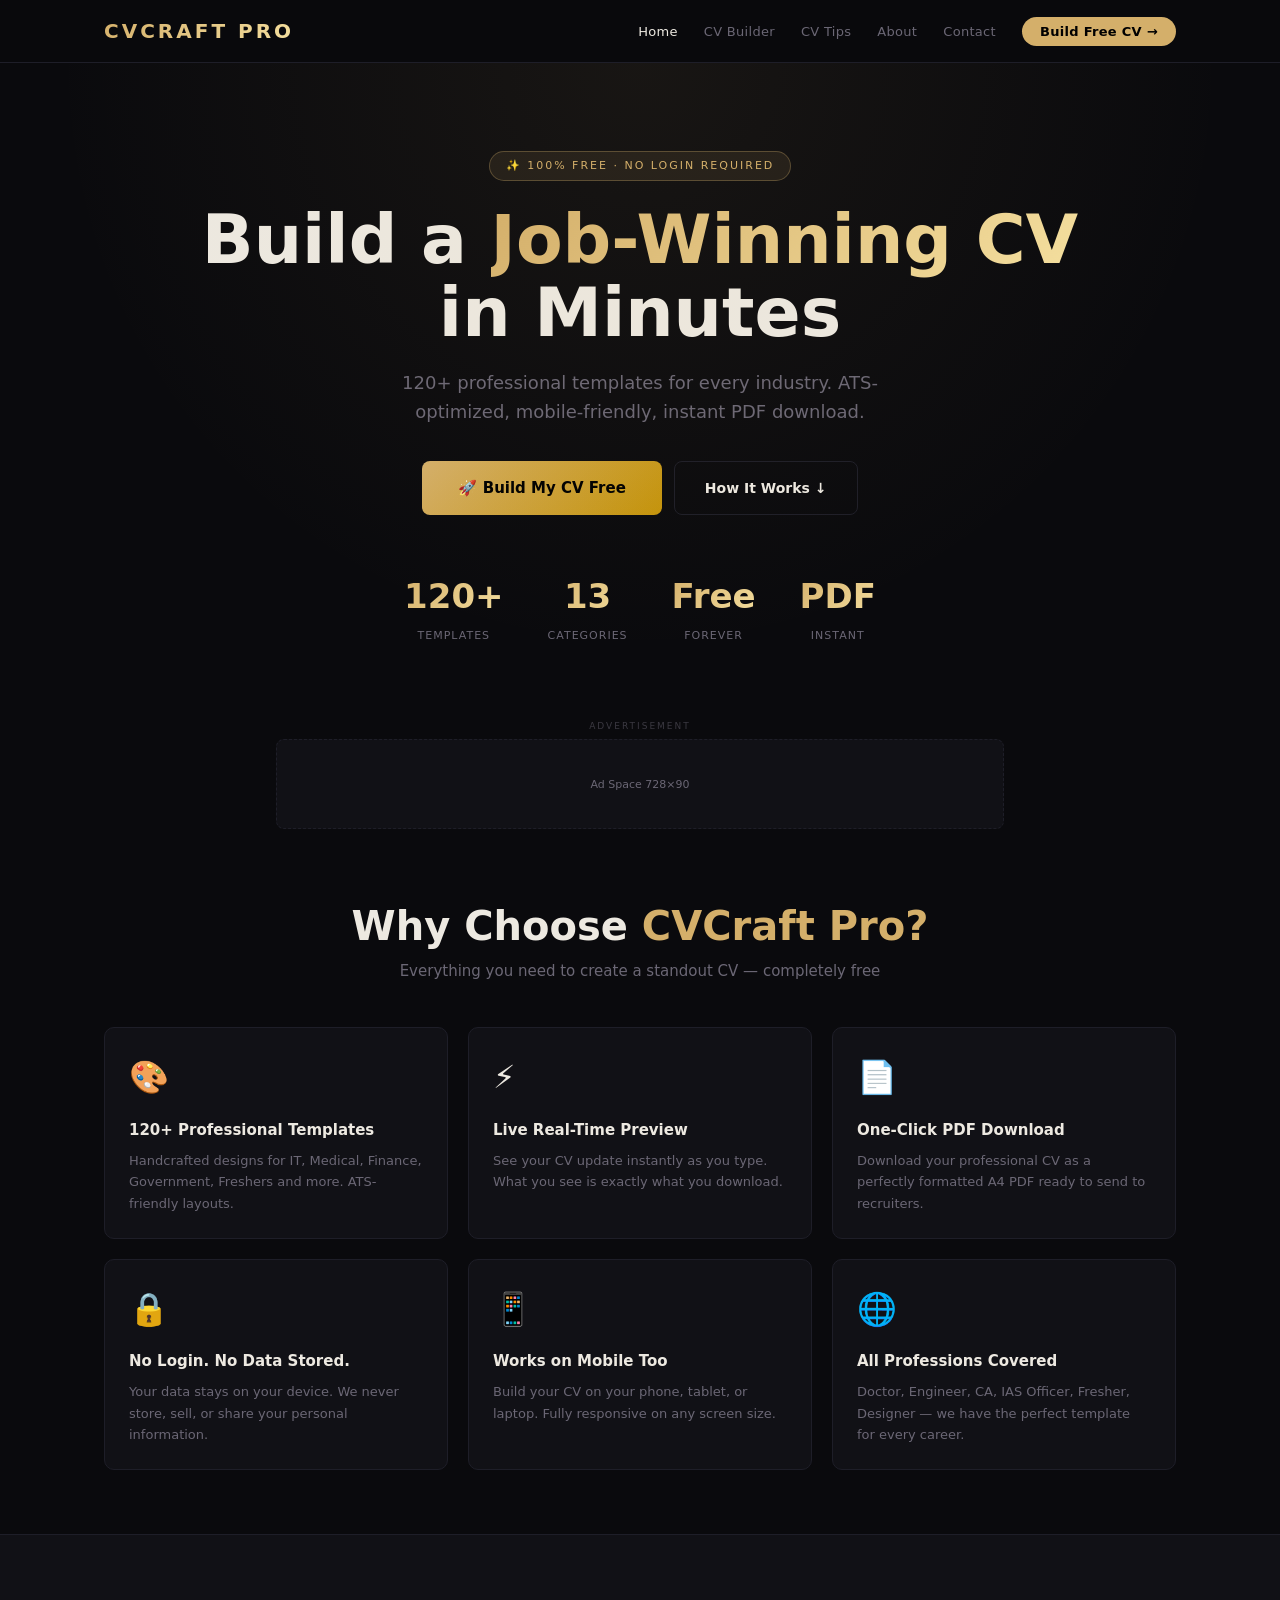
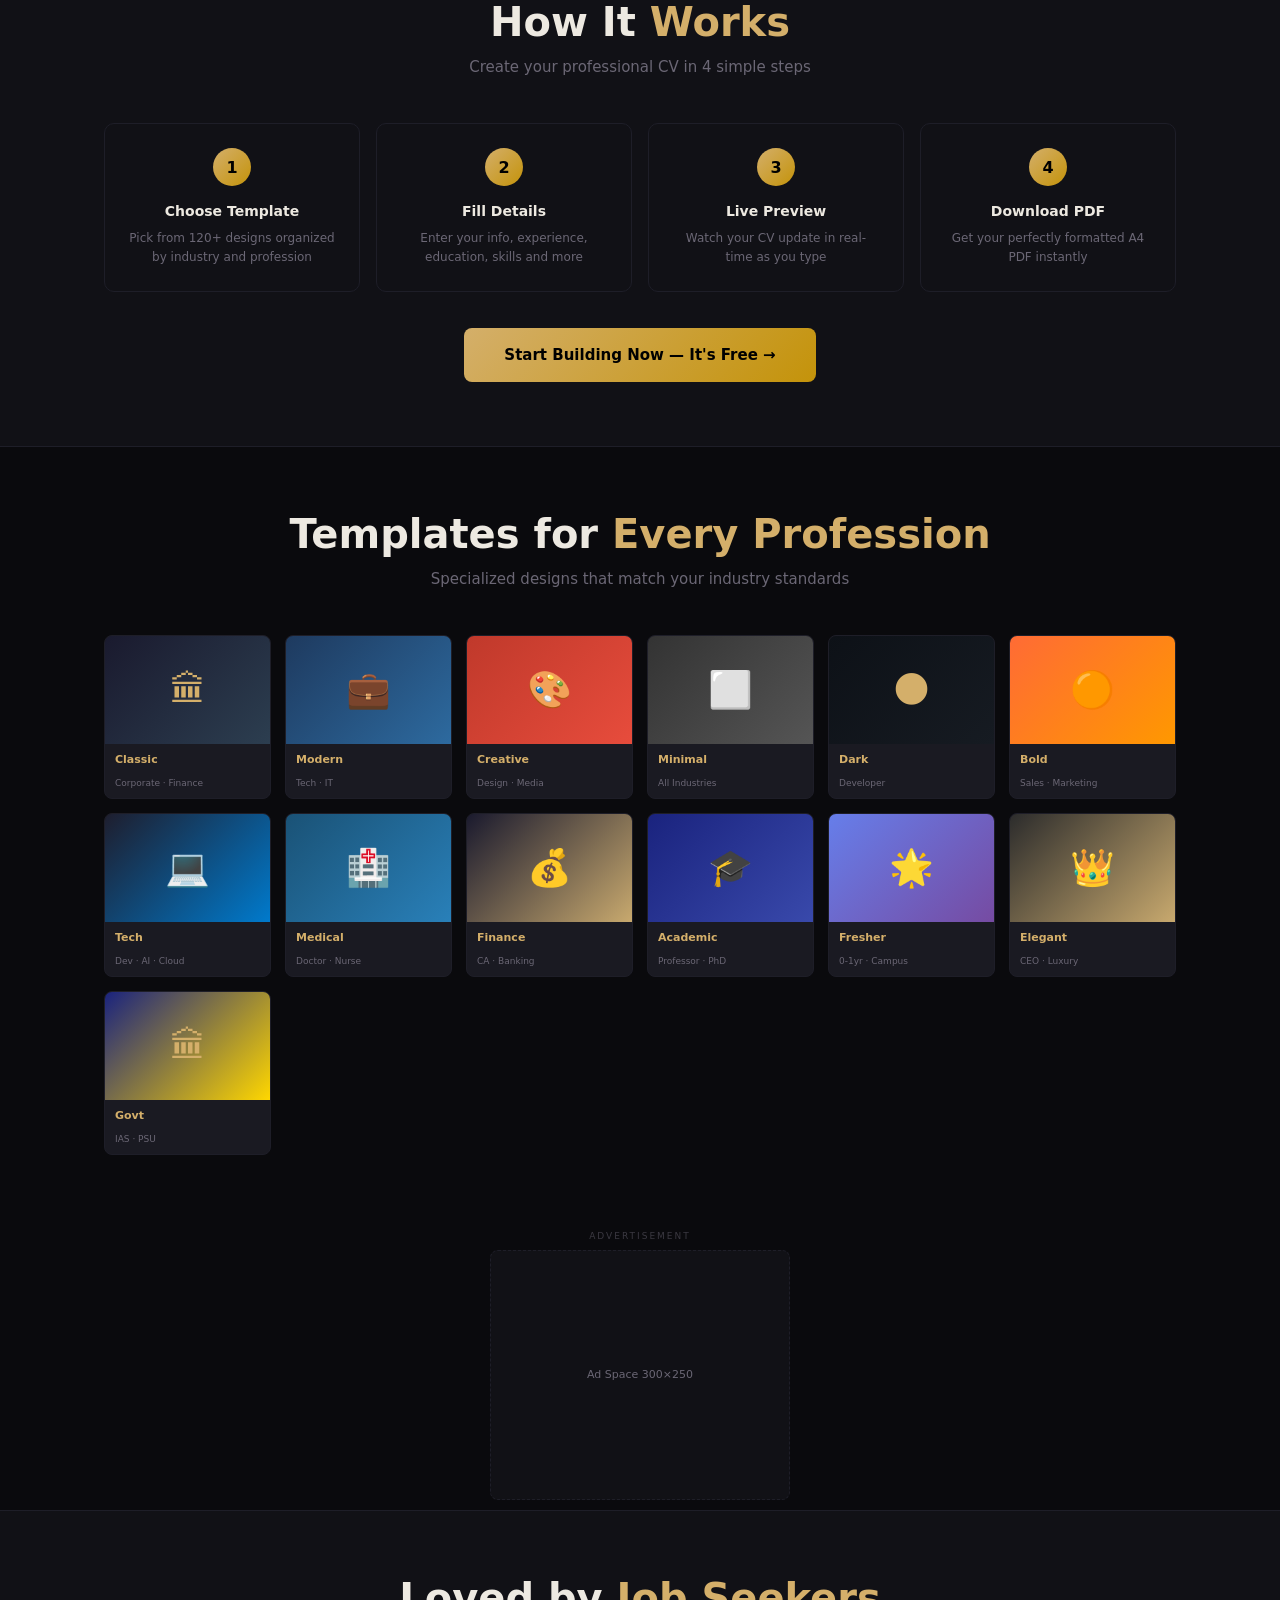
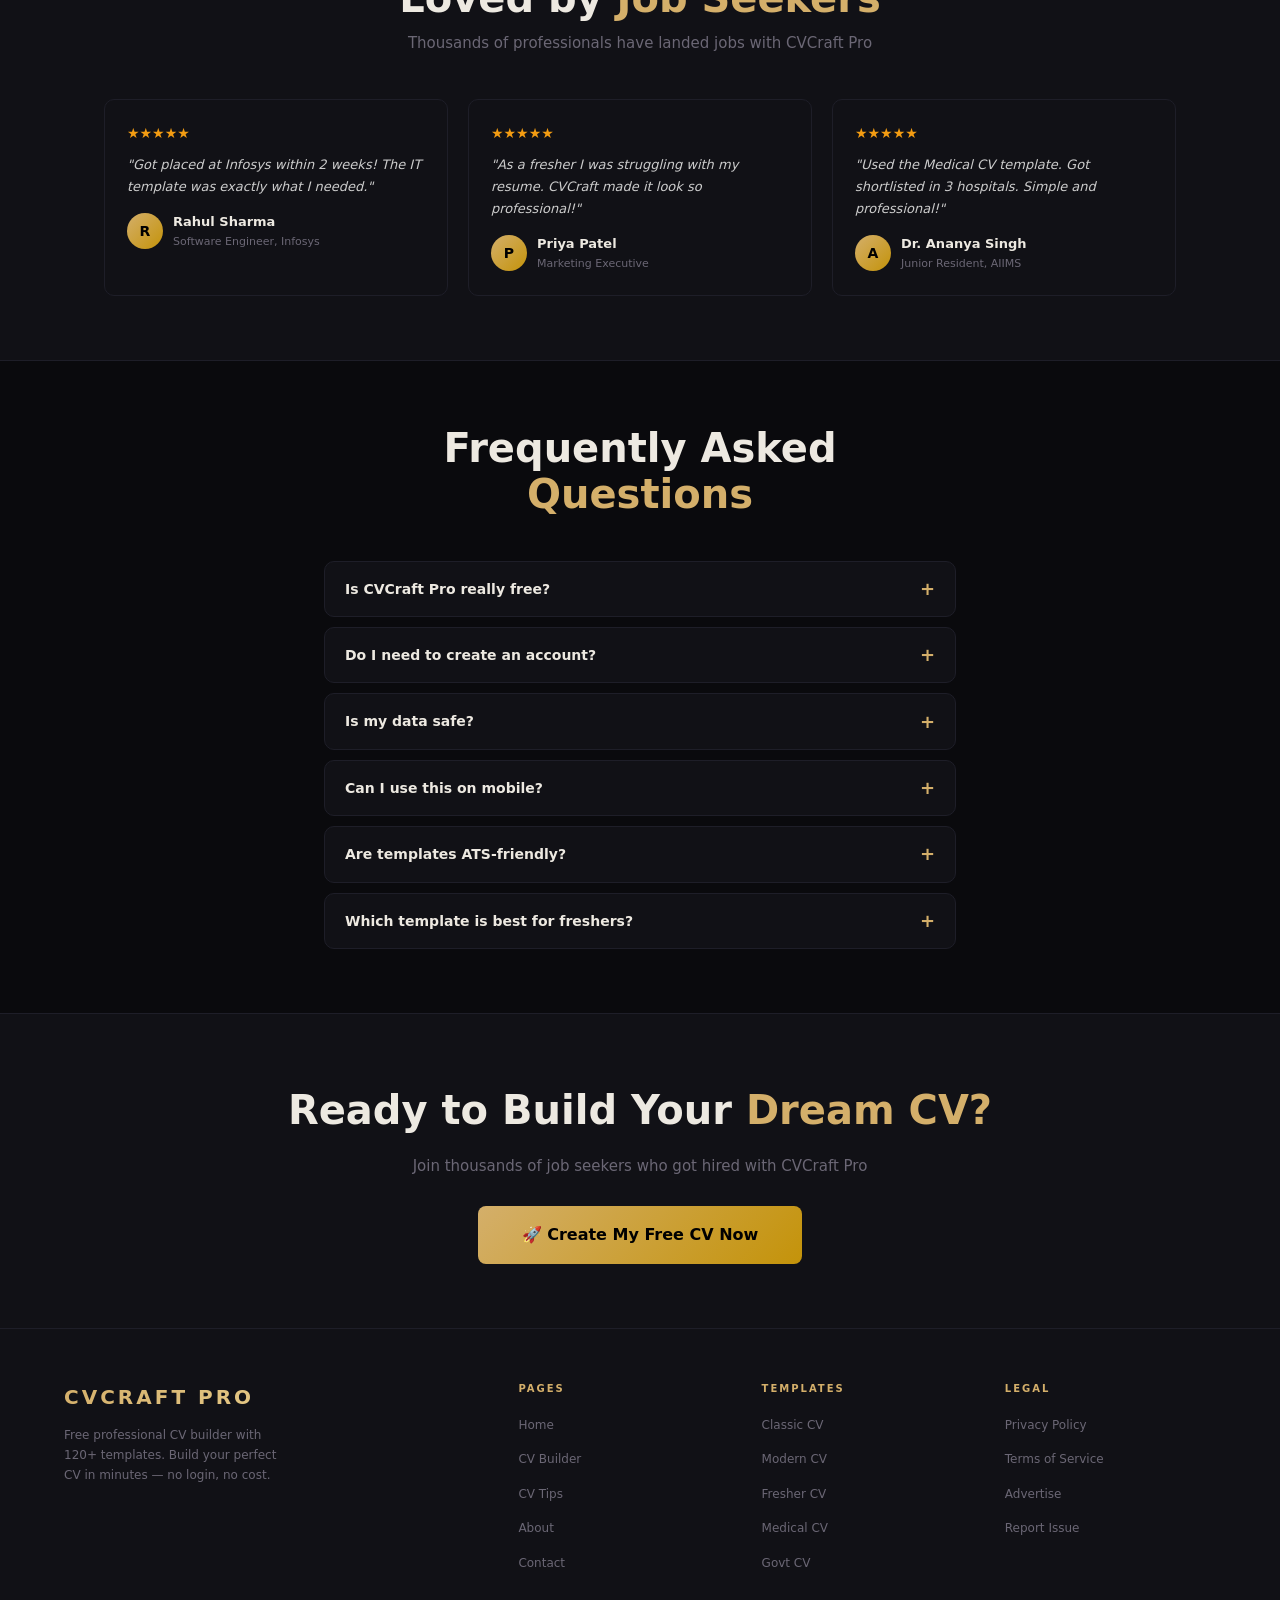
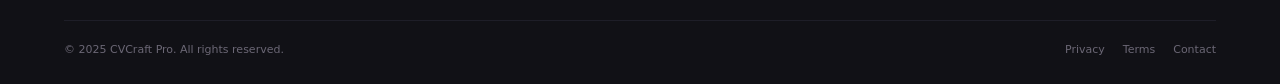
<file: index.html>
<!DOCTYPE html>
<html lang="en">
<head>
<meta charset="UTF-8">
<meta name="viewport" content="width=device-width, initial-scale=1.0">
<title>CVCraft Pro — Free Professional CV & Resume Builder | 120+ Templates</title>
<meta name="description" content="Create a professional CV for free in minutes. 120+ ATS-friendly templates for IT, Medical, Finance, Government, Fresher & more. No login. Download PDF instantly.">
<meta name="keywords" content="free cv maker, resume builder online, professional cv templates, ATS resume, CV builder India, fresher resume, IT resume, medical CV, government job CV, download PDF resume">
<link rel="canonical" href="https://www.yourcvcraft.com/">
<meta property="og:title" content="CVCraft Pro — Free Professional CV Builder | 120+ Templates">
<meta property="og:description" content="Build a job-winning CV in minutes. Free, no login, instant PDF download.">
<meta property="og:type" content="website">
<script type="application/ld+json">{"@context":"https://schema.org","@type":"WebApplication","name":"CVCraft Pro","description":"Free professional CV and resume builder with 120+ templates","url":"https://www.yourcvcraft.com","applicationCategory":"BusinessApplication","offers":{"@type":"Offer","price":"0","priceCurrency":"INR"}}</script>
<!-- Google AdSense: replace XXXXXXXX with your publisher ID -->
<!-- <script async src="https://pagead2.googlesyndication.com/pagead/js/adsbygoogle.js?client=ca-pub-XXXXXXXXXXXXXXXX" crossorigin="anonymous"></script> -->
<link rel="stylesheet" href="style.css">
</head>
<body>

<nav>
  <div class="nav-inner">
    <a href="index.html" class="nav-logo">CVCRAFT PRO</a>
    <ul class="nav-links">
      <li><a href="index.html">Home</a></li>
      <li><a href="builder.html">CV Builder</a></li>
      <li><a href="tips.html">CV Tips</a></li>
      <li><a href="about.html">About</a></li>
      <li><a href="contact.html">Contact</a></li>
      <li><a href="builder.html" class="nav-cta">Build Free CV →</a></li>
    </ul>
    <div class="hamburger" onclick="toggleMenu()"><span></span><span></span><span></span></div>
  </div>
  <div class="mob-menu" id="mob-menu">
    <a href="index.html">🏠 Home</a>
    <a href="builder.html">📄 CV Builder</a>
    <a href="tips.html">💡 CV Tips</a>
    <a href="about.html">ℹ️ About</a>
    <a href="contact.html">✉️ Contact</a>
  </div>
</nav>

<!-- HERO -->
<div class="hero">
  <div class="hero-badge">✨ 100% Free · No Login Required</div>
  <h1>Build a <span>Job-Winning CV</span><br>in Minutes</h1>
  <p>120+ professional templates for every industry. ATS-optimized, mobile-friendly, instant PDF download.</p>
  <div class="hero-btns">
    <a href="builder.html" class="btn btn-gold" style="font-size:15px;padding:15px 36px;">🚀 Build My CV Free</a>
    <a href="#how" class="btn btn-outline">How It Works ↓</a>
  </div>
  <div class="hero-stats">
    <div><div class="stat-num">120+</div><div class="stat-label">Templates</div></div>
    <div><div class="stat-num">13</div><div class="stat-label">Categories</div></div>
    <div><div class="stat-num">Free</div><div class="stat-label">Forever</div></div>
    <div><div class="stat-num">PDF</div><div class="stat-label">Instant</div></div>
  </div>
</div>

<!-- AD: Leaderboard -->
<div class="container ad-wrap">
  <div class="ad-label">Advertisement</div>
  <!-- <ins class="adsbygoogle ad-728 ad-box" data-ad-client="ca-pub-XXXXXX" data-ad-slot="XXXXXXXXXX"></ins> -->
  <div class="ad-box ad-728">Ad Space 728×90</div>
</div>

<!-- FEATURES -->
<div class="section">
  <div class="container">
    <div class="sec-title">
      <h2>Why Choose <span>CVCraft Pro?</span></h2>
      <p>Everything you need to create a standout CV — completely free</p>
    </div>
    <div class="grid-3">
      <div class="card"><div class="card-icon">🎨</div><h3>120+ Professional Templates</h3><p>Handcrafted designs for IT, Medical, Finance, Government, Freshers and more. ATS-friendly layouts.</p></div>
      <div class="card"><div class="card-icon">⚡</div><h3>Live Real-Time Preview</h3><p>See your CV update instantly as you type. What you see is exactly what you download.</p></div>
      <div class="card"><div class="card-icon">📄</div><h3>One-Click PDF Download</h3><p>Download your professional CV as a perfectly formatted A4 PDF ready to send to recruiters.</p></div>
      <div class="card"><div class="card-icon">🔒</div><h3>No Login. No Data Stored.</h3><p>Your data stays on your device. We never store, sell, or share your personal information.</p></div>
      <div class="card"><div class="card-icon">📱</div><h3>Works on Mobile Too</h3><p>Build your CV on your phone, tablet, or laptop. Fully responsive on any screen size.</p></div>
      <div class="card"><div class="card-icon">🌐</div><h3>All Professions Covered</h3><p>Doctor, Engineer, CA, IAS Officer, Fresher, Designer — we have the perfect template for every career.</p></div>
    </div>
  </div>
</div>

<!-- HOW IT WORKS -->
<div class="section" id="how" style="background:var(--dark2);border-top:1px solid var(--border);border-bottom:1px solid var(--border);">
  <div class="container">
    <div class="sec-title">
      <h2>How It <span>Works</span></h2>
      <p>Create your professional CV in 4 simple steps</p>
    </div>
    <div class="steps-row">
      <div class="step-card"><div class="step-num">1</div><h3>Choose Template</h3><p>Pick from 120+ designs organized by industry and profession</p></div>
      <div class="step-card"><div class="step-num">2</div><h3>Fill Details</h3><p>Enter your info, experience, education, skills and more</p></div>
      <div class="step-card"><div class="step-num">3</div><h3>Live Preview</h3><p>Watch your CV update in real-time as you type</p></div>
      <div class="step-card"><div class="step-num">4</div><h3>Download PDF</h3><p>Get your perfectly formatted A4 PDF instantly</p></div>
    </div>
    <div style="text-align:center;margin-top:36px;">
      <a href="builder.html" class="btn btn-gold" style="font-size:15px;padding:15px 40px;">Start Building Now — It's Free →</a>
    </div>
  </div>
</div>

<!-- TEMPLATES -->
<div class="section">
  <div class="container">
    <div class="sec-title">
      <h2>Templates for <span>Every Profession</span></h2>
      <p>Specialized designs that match your industry standards</p>
    </div>
    <div class="tprev-grid">
      <a href="builder.html" class="tprev"><div class="tprev-img" style="background:linear-gradient(135deg,#1a1a2e,#2c3e50);">🏛</div><div class="tprev-name">Classic</div><div class="tprev-desc">Corporate · Finance</div></a>
      <a href="builder.html" class="tprev"><div class="tprev-img" style="background:linear-gradient(135deg,#1e3a5f,#2d6a9f);">💼</div><div class="tprev-name">Modern</div><div class="tprev-desc">Tech · IT</div></a>
      <a href="builder.html" class="tprev"><div class="tprev-img" style="background:linear-gradient(135deg,#c0392b,#e74c3c);">🎨</div><div class="tprev-name">Creative</div><div class="tprev-desc">Design · Media</div></a>
      <a href="builder.html" class="tprev"><div class="tprev-img" style="background:linear-gradient(135deg,#333,#555);">⬜</div><div class="tprev-name">Minimal</div><div class="tprev-desc">All Industries</div></a>
      <a href="builder.html" class="tprev"><div class="tprev-img" style="background:linear-gradient(135deg,#0d1117,#161b22);">🌑</div><div class="tprev-name">Dark</div><div class="tprev-desc">Developer</div></a>
      <a href="builder.html" class="tprev"><div class="tprev-img" style="background:linear-gradient(135deg,#ff6b35,#ff9800);">🟠</div><div class="tprev-name">Bold</div><div class="tprev-desc">Sales · Marketing</div></a>
      <a href="builder.html" class="tprev"><div class="tprev-img" style="background:linear-gradient(135deg,#1e1e2e,#007acc);">💻</div><div class="tprev-name">Tech</div><div class="tprev-desc">Dev · AI · Cloud</div></a>
      <a href="builder.html" class="tprev"><div class="tprev-img" style="background:linear-gradient(135deg,#1a5276,#2980b9);">🏥</div><div class="tprev-name">Medical</div><div class="tprev-desc">Doctor · Nurse</div></a>
      <a href="builder.html" class="tprev"><div class="tprev-img" style="background:linear-gradient(135deg,#1a1a2e,#c8a96e);">💰</div><div class="tprev-name">Finance</div><div class="tprev-desc">CA · Banking</div></a>
      <a href="builder.html" class="tprev"><div class="tprev-img" style="background:linear-gradient(135deg,#1a237e,#3949ab);">🎓</div><div class="tprev-name">Academic</div><div class="tprev-desc">Professor · PhD</div></a>
      <a href="builder.html" class="tprev"><div class="tprev-img" style="background:linear-gradient(135deg,#667eea,#764ba2);">🌟</div><div class="tprev-name">Fresher</div><div class="tprev-desc">0-1yr · Campus</div></a>
      <a href="builder.html" class="tprev"><div class="tprev-img" style="background:linear-gradient(135deg,#2c2c2c,#c8a96e);">👑</div><div class="tprev-name">Elegant</div><div class="tprev-desc">CEO · Luxury</div></a>
      <a href="builder.html" class="tprev"><div class="tprev-img" style="background:linear-gradient(135deg,#1a237e,#ffd700);">🏛</div><div class="tprev-name">Govt</div><div class="tprev-desc">IAS · PSU</div></a>
    </div>
  </div>
</div>

<!-- AD: Rectangle -->
<div class="container ad-wrap">
  <div class="ad-label">Advertisement</div>
  <div class="ad-box ad-300">Ad Space 300×250</div>
</div>

<!-- TESTIMONIALS -->
<div class="section" style="background:var(--dark2);border-top:1px solid var(--border);border-bottom:1px solid var(--border);">
  <div class="container">
    <div class="sec-title">
      <h2>Loved by <span>Job Seekers</span></h2>
      <p>Thousands of professionals have landed jobs with CVCraft Pro</p>
    </div>
    <div class="test-grid">
      <div class="test-card"><div class="stars">★★★★★</div><p>"Got placed at Infosys within 2 weeks! The IT template was exactly what I needed."</p><div class="author"><div class="avatar">R</div><div><div class="author-name">Rahul Sharma</div><div class="author-role">Software Engineer, Infosys</div></div></div></div>
      <div class="test-card"><div class="stars">★★★★★</div><p>"As a fresher I was struggling with my resume. CVCraft made it look so professional!"</p><div class="author"><div class="avatar">P</div><div><div class="author-name">Priya Patel</div><div class="author-role">Marketing Executive</div></div></div></div>
      <div class="test-card"><div class="stars">★★★★★</div><p>"Used the Medical CV template. Got shortlisted in 3 hospitals. Simple and professional!"</p><div class="author"><div class="avatar">A</div><div><div class="author-name">Dr. Ananya Singh</div><div class="author-role">Junior Resident, AIIMS</div></div></div></div>
    </div>
  </div>
</div>

<!-- FAQ -->
<div class="section">
  <div class="container" style="max-width:760px;">
    <div class="sec-title">
      <h2>Frequently Asked <span>Questions</span></h2>
    </div>
    <div class="faq-list">
      <div class="faq-item"><div class="faq-q" onclick="faq(this.parentElement)">Is CVCraft Pro really free? <span class="faq-icon">+</span></div><div class="faq-a">Yes, 100% free. No hidden charges, no subscription, no credit card required. Build unlimited CVs for free.</div></div>
      <div class="faq-item"><div class="faq-q" onclick="faq(this.parentElement)">Do I need to create an account? <span class="faq-icon">+</span></div><div class="faq-a">No login or registration required. Just open the tool, select a template, fill your details, and download.</div></div>
      <div class="faq-item"><div class="faq-q" onclick="faq(this.parentElement)">Is my data safe? <span class="faq-icon">+</span></div><div class="faq-a">Completely. All your data stays in your browser — nothing is uploaded to any server. We never collect your personal information.</div></div>
      <div class="faq-item"><div class="faq-q" onclick="faq(this.parentElement)">Can I use this on mobile? <span class="faq-icon">+</span></div><div class="faq-a">Yes! CVCraft Pro is fully responsive and works on smartphones, tablets, and desktops.</div></div>
      <div class="faq-item"><div class="faq-q" onclick="faq(this.parentElement)">Are templates ATS-friendly? <span class="faq-icon">+</span></div><div class="faq-a">Yes, our templates are designed to pass Applicant Tracking Systems used by companies like Infosys, TCS, Wipro, and MNCs.</div></div>
      <div class="faq-item"><div class="faq-q" onclick="faq(this.parentElement)">Which template is best for freshers? <span class="faq-icon">+</span></div><div class="faq-a">We recommend the "Fresher" category templates — specially designed to highlight skills, projects, and education for 0-2 year experience.</div></div>
    </div>
  </div>
</div>

<!-- CTA -->
<div class="cta-band">
  <h2>Ready to Build Your <span>Dream CV?</span></h2>
  <p>Join thousands of job seekers who got hired with CVCraft Pro</p>
  <a href="builder.html" class="btn btn-gold" style="font-size:16px;padding:16px 44px;">🚀 Create My Free CV Now</a>
</div>

<!-- FOOTER -->
<footer>
  <div class="footer-grid">
    <div class="f-brand"><span class="f-logo">CVCRAFT PRO</span><p>Free professional CV builder with 120+ templates. Build your perfect CV in minutes — no login, no cost.</p></div>
    <div class="f-col"><h4>Pages</h4><ul><li><a href="index.html">Home</a></li><li><a href="builder.html">CV Builder</a></li><li><a href="tips.html">CV Tips</a></li><li><a href="about.html">About</a></li><li><a href="contact.html">Contact</a></li></ul></div>
    <div class="f-col"><h4>Templates</h4><ul><li><a href="builder.html">Classic CV</a></li><li><a href="builder.html">Modern CV</a></li><li><a href="builder.html">Fresher CV</a></li><li><a href="builder.html">Medical CV</a></li><li><a href="builder.html">Govt CV</a></li></ul></div>
    <div class="f-col"><h4>Legal</h4><ul><li><a href="privacy.html">Privacy Policy</a></li><li><a href="terms.html">Terms of Service</a></li><li><a href="contact.html">Advertise</a></li><li><a href="contact.html">Report Issue</a></li></ul></div>
  </div>
  <div class="f-bottom">
    <p>© 2025 CVCraft Pro. All rights reserved.</p>
    <div class="f-links"><a href="privacy.html">Privacy</a><a href="terms.html">Terms</a><a href="contact.html">Contact</a></div>
  </div>
</footer>

<script src="nav-footer.js"></script>
</body>
</html>
</file>
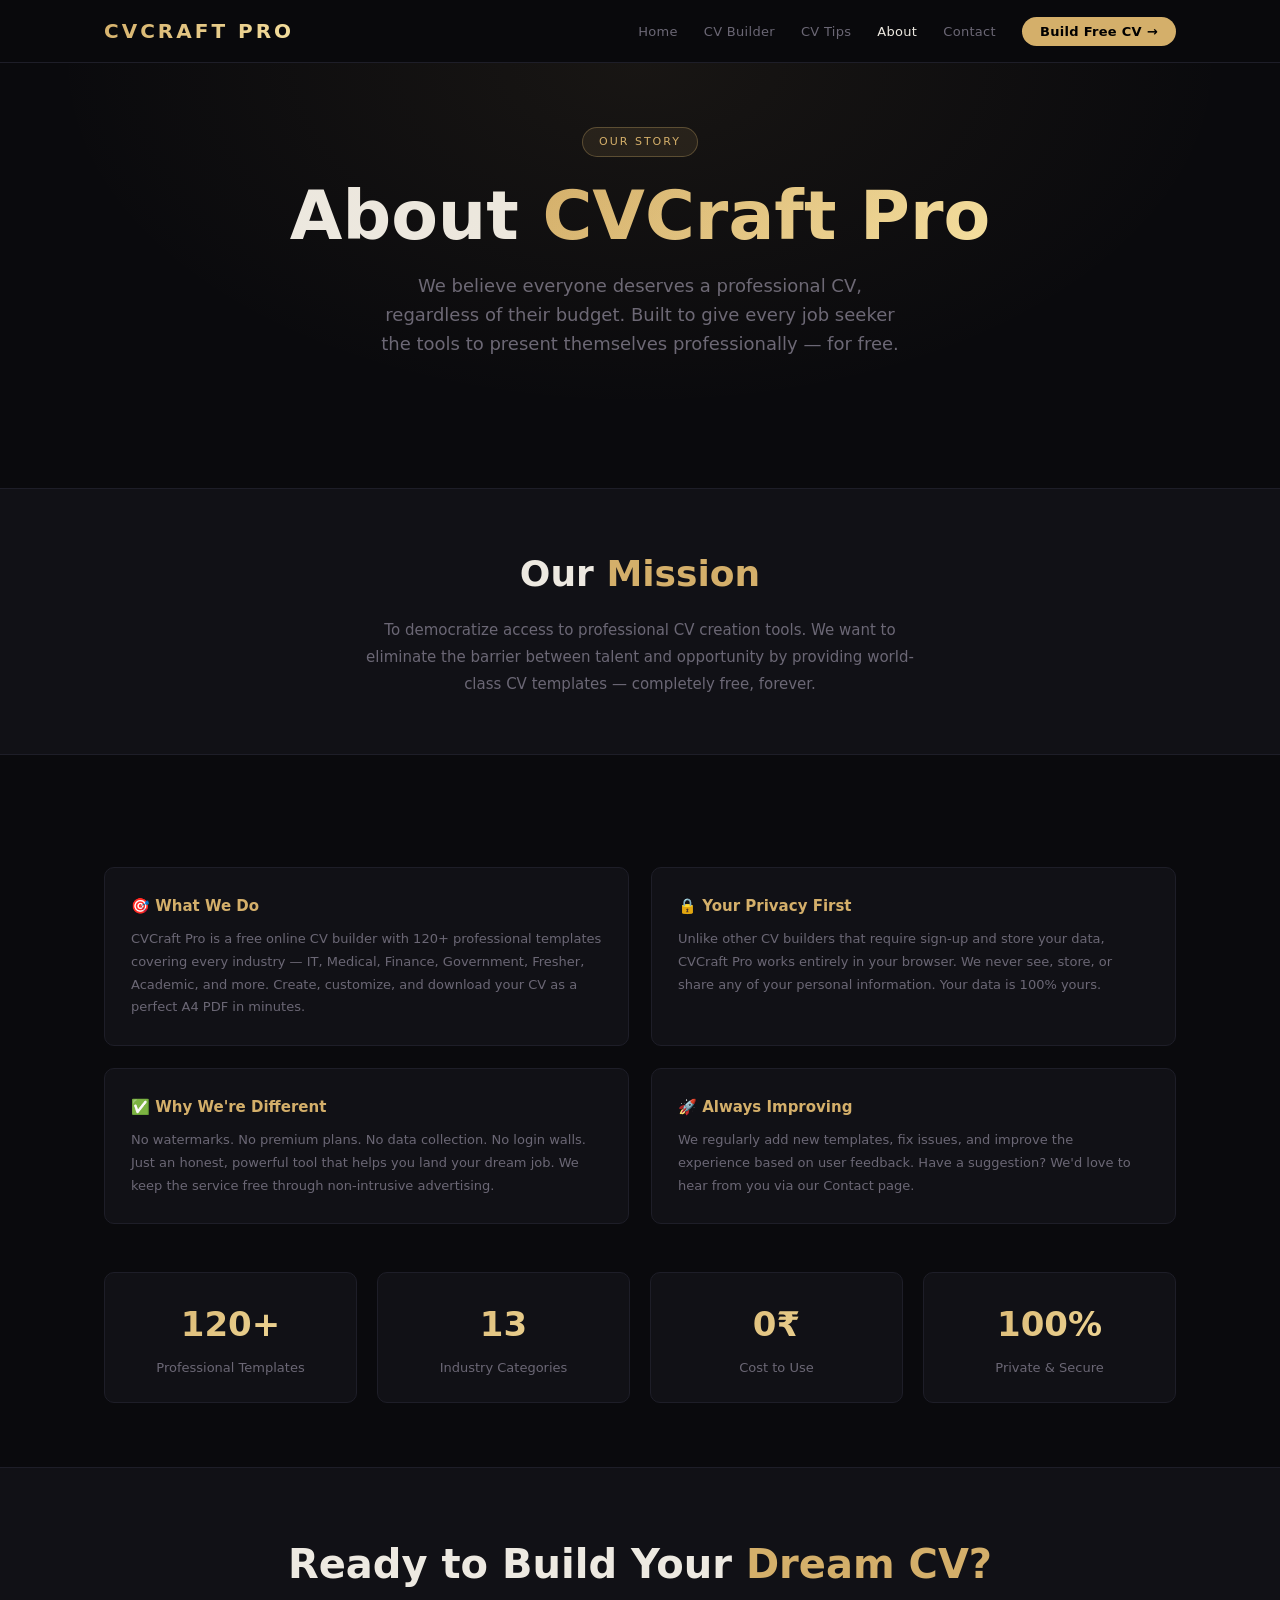
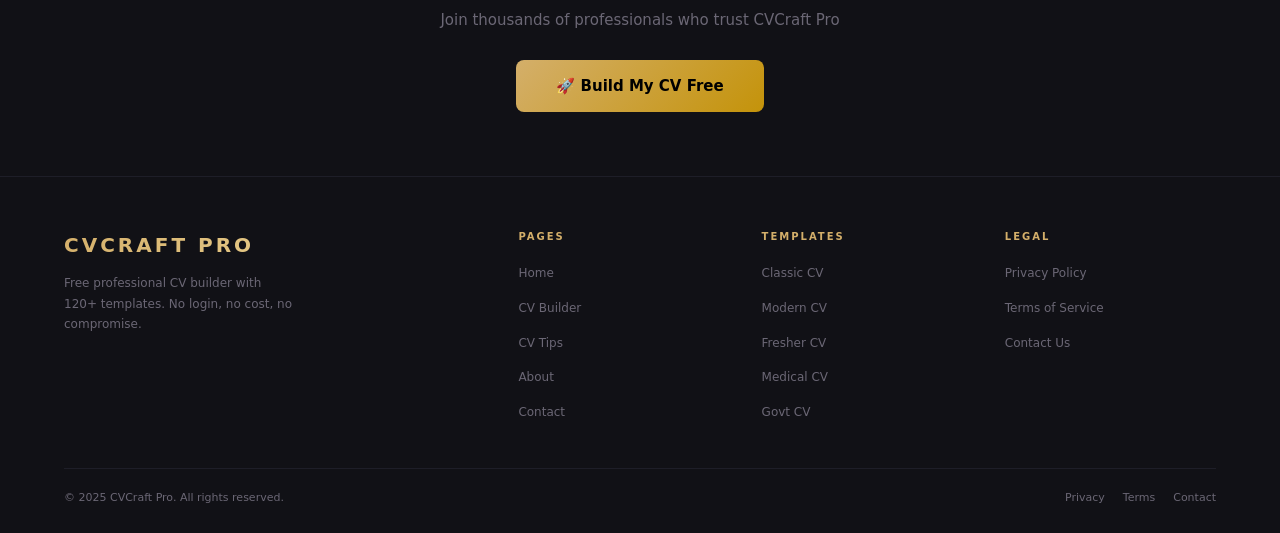
<file: about.html>
<!DOCTYPE html>
<html lang="en">
<head>
<meta charset="UTF-8">
<meta name="viewport" content="width=device-width, initial-scale=1.0">
<title>About CVCraft Pro — Free CV Builder for Every Job Seeker</title>
<meta name="description" content="Learn about CVCraft Pro — our mission to provide free professional CV building tools for every job seeker in India and beyond.">
<link rel="canonical" href="https://www.yourcvcraft.com/about.html">
<link rel="stylesheet" href="style.css">
</head>
<body>

<nav>
  <div class="nav-inner">
    <a href="index.html" class="nav-logo">CVCRAFT PRO</a>
    <ul class="nav-links">
      <li><a href="index.html">Home</a></li>
      <li><a href="builder.html">CV Builder</a></li>
      <li><a href="tips.html">CV Tips</a></li>
      <li><a href="about.html">About</a></li>
      <li><a href="contact.html">Contact</a></li>
      <li><a href="builder.html" class="nav-cta">Build Free CV →</a></li>
    </ul>
    <div class="hamburger" onclick="toggleMenu()"><span></span><span></span><span></span></div>
  </div>
  <div class="mob-menu" id="mob-menu">
    <a href="index.html">🏠 Home</a>
    <a href="builder.html">📄 CV Builder</a>
    <a href="tips.html">💡 CV Tips</a>
    <a href="about.html">ℹ️ About</a>
    <a href="contact.html">✉️ Contact</a>
  </div>
</nav>

<!-- HERO -->
<div class="hero" style="padding:64px 5% 48px;">
  <div class="hero-badge">Our Story</div>
  <h1>About <span>CVCraft Pro</span></h1>
  <p>We believe everyone deserves a professional CV, regardless of their budget. Built to give every job seeker the tools to present themselves professionally — for free.</p>
</div>

<!-- MISSION -->
<div class="mission-band">
  <h2>Our <span style="color:var(--gold);">Mission</span></h2>
  <p>To democratize access to professional CV creation tools. We want to eliminate the barrier between talent and opportunity by providing world-class CV templates — completely free, forever.</p>
</div>

<!-- ABOUT CARDS -->
<div class="section">
  <div class="container">
    <div class="about-grid">
      <div class="about-card">
        <h3>🎯 What We Do</h3>
        <p>CVCraft Pro is a free online CV builder with 120+ professional templates covering every industry — IT, Medical, Finance, Government, Fresher, Academic, and more. Create, customize, and download your CV as a perfect A4 PDF in minutes.</p>
      </div>
      <div class="about-card">
        <h3>🔒 Your Privacy First</h3>
        <p>Unlike other CV builders that require sign-up and store your data, CVCraft Pro works entirely in your browser. We never see, store, or share any of your personal information. Your data is 100% yours.</p>
      </div>
      <div class="about-card">
        <h3>✅ Why We're Different</h3>
        <p>No watermarks. No premium plans. No data collection. No login walls. Just an honest, powerful tool that helps you land your dream job. We keep the service free through non-intrusive advertising.</p>
      </div>
      <div class="about-card">
        <h3>🚀 Always Improving</h3>
        <p>We regularly add new templates, fix issues, and improve the experience based on user feedback. Have a suggestion? We'd love to hear from you via our Contact page.</p>
      </div>
    </div>

    <!-- STATS -->
    <div style="display:grid;grid-template-columns:repeat(auto-fit,minmax(160px,1fr));gap:20px;margin-top:48px;text-align:center;">
      <div class="card"><div class="stat-num">120+</div><div style="font-size:13px;color:var(--muted);margin-top:6px;">Professional Templates</div></div>
      <div class="card"><div class="stat-num">13</div><div style="font-size:13px;color:var(--muted);margin-top:6px;">Industry Categories</div></div>
      <div class="card"><div class="stat-num">0₹</div><div style="font-size:13px;color:var(--muted);margin-top:6px;">Cost to Use</div></div>
      <div class="card"><div class="stat-num">100%</div><div style="font-size:13px;color:var(--muted);margin-top:6px;">Private & Secure</div></div>
    </div>
  </div>
</div>

<!-- CTA -->
<div class="cta-band">
  <h2>Ready to Build Your <span>Dream CV?</span></h2>
  <p>Join thousands of professionals who trust CVCraft Pro</p>
  <a href="builder.html" class="btn btn-gold" style="font-size:15px;padding:14px 40px;">🚀 Build My CV Free</a>
</div>

<footer>
  <div class="footer-grid">
    <div class="f-brand"><span class="f-logo">CVCRAFT PRO</span><p>Free professional CV builder with 120+ templates. No login, no cost, no compromise.</p></div>
    <div class="f-col"><h4>Pages</h4><ul><li><a href="index.html">Home</a></li><li><a href="builder.html">CV Builder</a></li><li><a href="tips.html">CV Tips</a></li><li><a href="about.html">About</a></li><li><a href="contact.html">Contact</a></li></ul></div>
    <div class="f-col"><h4>Templates</h4><ul><li><a href="builder.html">Classic CV</a></li><li><a href="builder.html">Modern CV</a></li><li><a href="builder.html">Fresher CV</a></li><li><a href="builder.html">Medical CV</a></li><li><a href="builder.html">Govt CV</a></li></ul></div>
    <div class="f-col"><h4>Legal</h4><ul><li><a href="privacy.html">Privacy Policy</a></li><li><a href="terms.html">Terms of Service</a></li><li><a href="contact.html">Contact Us</a></li></ul></div>
  </div>
  <div class="f-bottom"><p>© 2025 CVCraft Pro. All rights reserved.</p><div class="f-links"><a href="privacy.html">Privacy</a><a href="terms.html">Terms</a><a href="contact.html">Contact</a></div></div>
</footer>

<script src="nav-footer.js"></script>
</body>
</html>
</file>
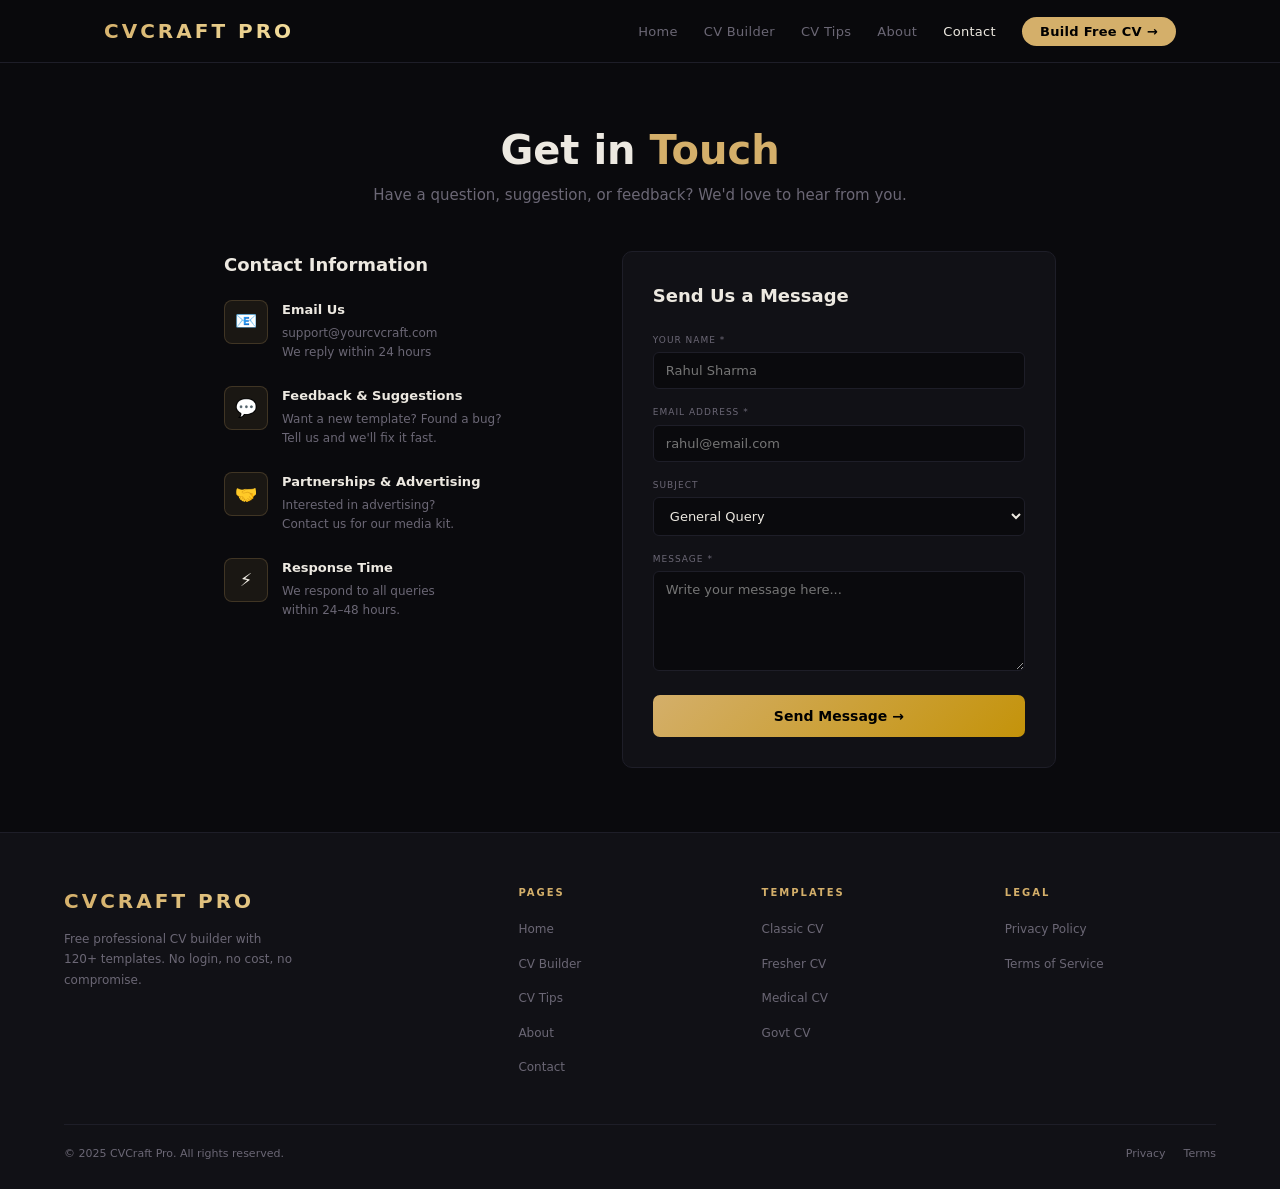
<file: contact.html>
<!DOCTYPE html>
<html lang="en">
<head>
<meta charset="UTF-8">
<meta name="viewport" content="width=device-width, initial-scale=1.0">
<title>Contact Us — CVCraft Pro | Get Help, Report Issues & Suggestions</title>
<meta name="description" content="Contact the CVCraft Pro team for support, template requests, bug reports or advertising inquiries. We respond within 24 hours.">
<link rel="canonical" href="https://www.yourcvcraft.com/contact.html">
<link rel="stylesheet" href="style.css">
</head>
<body>

<nav>
  <div class="nav-inner">
    <a href="index.html" class="nav-logo">CVCRAFT PRO</a>
    <ul class="nav-links">
      <li><a href="index.html">Home</a></li>
      <li><a href="builder.html">CV Builder</a></li>
      <li><a href="tips.html">CV Tips</a></li>
      <li><a href="about.html">About</a></li>
      <li><a href="contact.html">Contact</a></li>
      <li><a href="builder.html" class="nav-cta">Build Free CV →</a></li>
    </ul>
    <div class="hamburger" onclick="toggleMenu()"><span></span><span></span><span></span></div>
  </div>
  <div class="mob-menu" id="mob-menu">
    <a href="index.html">🏠 Home</a>
    <a href="builder.html">📄 CV Builder</a>
    <a href="tips.html">💡 CV Tips</a>
    <a href="about.html">ℹ️ About</a>
    <a href="contact.html">✉️ Contact</a>
  </div>
</nav>

<div class="section">
  <div class="container" style="max-width:960px;">
    <div class="sec-title">
      <h2>Get in <span>Touch</span></h2>
      <p>Have a question, suggestion, or feedback? We'd love to hear from you.</p>
    </div>

    <div class="contact-grid">
      <!-- Info -->
      <div>
        <h3 style="font-size:18px;font-weight:700;margin-bottom:20px;">Contact Information</h3>
        <div class="contact-item">
          <div class="c-icon">📧</div>
          <div class="c-icon-text"><h4>Email Us</h4><p>support@yourcvcraft.com<br>We reply within 24 hours</p></div>
        </div>
        <div class="contact-item">
          <div class="c-icon">💬</div>
          <div class="c-icon-text"><h4>Feedback & Suggestions</h4><p>Want a new template? Found a bug?<br>Tell us and we'll fix it fast.</p></div>
        </div>
        <div class="contact-item">
          <div class="c-icon">🤝</div>
          <div class="c-icon-text"><h4>Partnerships & Advertising</h4><p>Interested in advertising?<br>Contact us for our media kit.</p></div>
        </div>
        <div class="contact-item">
          <div class="c-icon">⚡</div>
          <div class="c-icon-text"><h4>Response Time</h4><p>We respond to all queries<br>within 24–48 hours.</p></div>
        </div>
      </div>

      <!-- Form -->
      <div class="form-box">
        <h3>Send Us a Message</h3>
        <div class="fg"><label>Your Name *</label><input id="cf-name" type="text" placeholder="Rahul Sharma"></div>
        <div class="fg"><label>Email Address *</label><input id="cf-email" type="email" placeholder="rahul@email.com"></div>
        <div class="fg"><label>Subject</label>
          <select id="cf-subject">
            <option>General Query</option>
            <option>Template Request</option>
            <option>Bug Report</option>
            <option>Partnership / Advertising</option>
            <option>Other</option>
          </select>
        </div>
        <div class="fg"><label>Message *</label><textarea id="cf-msg" placeholder="Write your message here..."></textarea></div>
        <button class="submit-btn" onclick="sendMsg()">Send Message →</button>
        <div class="success-msg" id="cf-ok">✅ Message sent! We'll get back to you within 24 hours.</div>
      </div>
    </div>
  </div>
</div>

<footer>
  <div class="footer-grid">
    <div class="f-brand"><span class="f-logo">CVCRAFT PRO</span><p>Free professional CV builder with 120+ templates. No login, no cost, no compromise.</p></div>
    <div class="f-col"><h4>Pages</h4><ul><li><a href="index.html">Home</a></li><li><a href="builder.html">CV Builder</a></li><li><a href="tips.html">CV Tips</a></li><li><a href="about.html">About</a></li><li><a href="contact.html">Contact</a></li></ul></div>
    <div class="f-col"><h4>Templates</h4><ul><li><a href="builder.html">Classic CV</a></li><li><a href="builder.html">Fresher CV</a></li><li><a href="builder.html">Medical CV</a></li><li><a href="builder.html">Govt CV</a></li></ul></div>
    <div class="f-col"><h4>Legal</h4><ul><li><a href="privacy.html">Privacy Policy</a></li><li><a href="terms.html">Terms of Service</a></li></ul></div>
  </div>
  <div class="f-bottom"><p>© 2025 CVCraft Pro. All rights reserved.</p><div class="f-links"><a href="privacy.html">Privacy</a><a href="terms.html">Terms</a></div></div>
</footer>

<script src="nav-footer.js"></script>
</body>
</html>
</file>
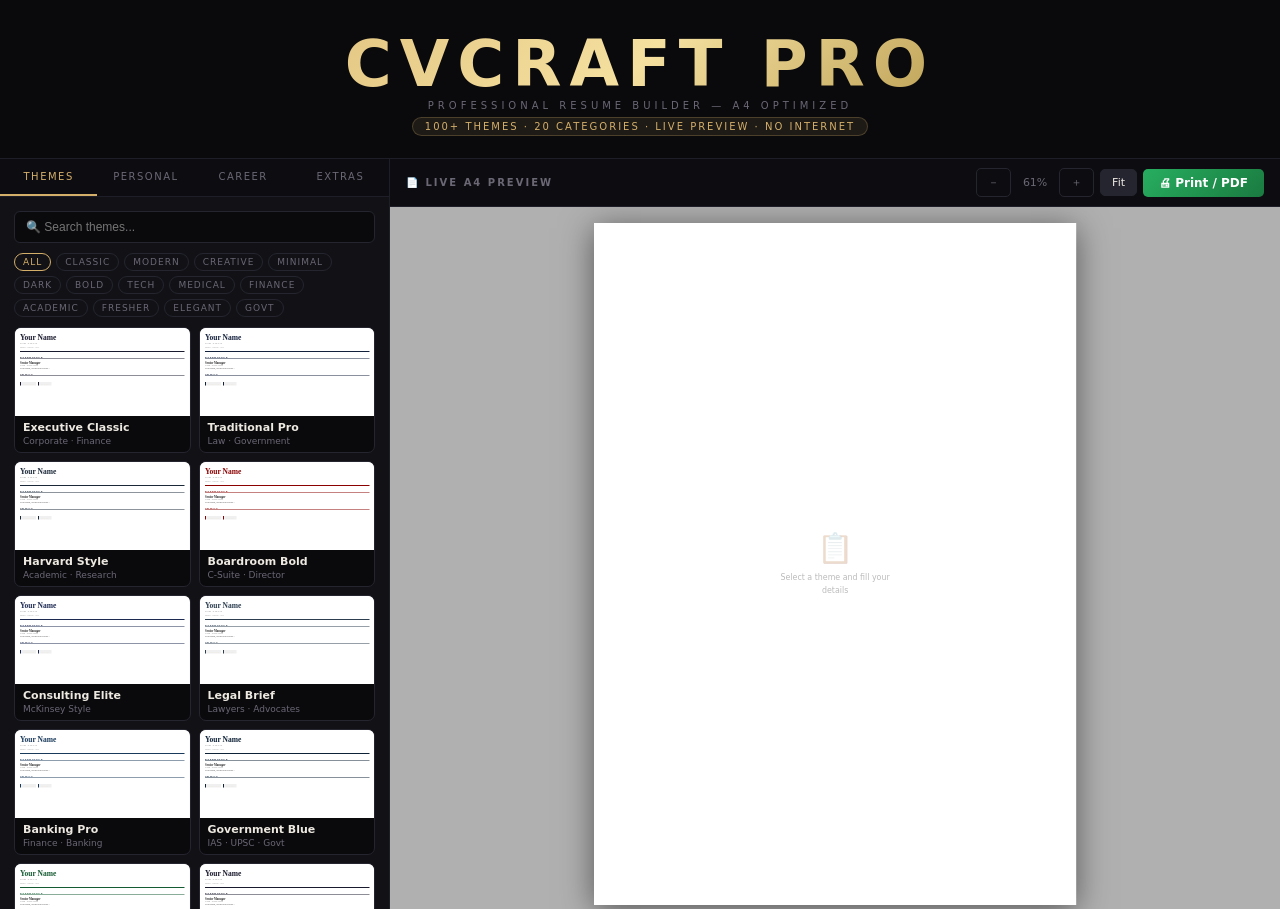
<file: cvcraft.html>
<!DOCTYPE html>
<html lang="en">
<head>
<meta charset="UTF-8">
<meta name="viewport" content="width=device-width, initial-scale=1.0">
<title>CVCraft Pro — 40 Themes</title>
<style>
*{margin:0;padding:0;box-sizing:border-box;}
body{font-family:system-ui,Arial,sans-serif;background:#0a0a0d;color:#ede9e1;min-height:100vh;overflow-x:hidden;}
::-webkit-scrollbar{width:5px}::-webkit-scrollbar-track{background:#0a0a0d}::-webkit-scrollbar-thumb{background:#2a2a35;border-radius:3px}

/* HEADER */
.site-header{text-align:center;padding:32px 20px 22px;border-bottom:1px solid #1e1e28;}
.logo{font-size:clamp(32px,6vw,64px);font-weight:900;letter-spacing:8px;background:linear-gradient(135deg,#d4af6a,#f5e0a0,#8b6914);-webkit-background-clip:text;-webkit-text-fill-color:transparent;background-clip:text;line-height:1;}
.logo-sub{font-size:10px;letter-spacing:4px;color:#6b6775;text-transform:uppercase;margin-top:4px;}
.badge{display:inline-block;background:rgba(212,175,106,.1);border:1px solid rgba(212,175,106,.25);color:#d4af6a;font-size:10px;letter-spacing:2px;text-transform:uppercase;padding:3px 12px;border-radius:20px;margin-top:6px;}

/* APP LAYOUT */
.app{display:grid;grid-template-columns:390px 1fr;height:calc(100vh - 150px);}

/* ===== MOBILE RESPONSIVE ===== */
@media(max-width:768px){
  .site-header{padding:18px 14px 14px;}
  .logo{font-size:clamp(24px,8vw,44px);letter-spacing:3px;}
  .logo-sub{font-size:8px;letter-spacing:2px;}
  .badge{font-size:8px;padding:2px 10px;}
  .app{grid-template-columns:1fr;height:auto;min-height:auto;}
  .lpanel{height:auto;border-right:none;border-bottom:1px solid #1e1e28;max-height:none;}
  .tab{padding:14px 2px;font-size:9px;letter-spacing:0.5px;}
  .tgrid{grid-template-columns:1fr 1fr;gap:6px;}
  .frow{grid-template-columns:1fr;gap:6px;}
  .rpanel{height:60vw;min-height:280px;max-height:450px;}
  .ptoolbar{padding:7px 10px;gap:5px;}
  .ptoolbar h3{font-size:8px;display:none;}
  .zbtn,.fitbtn{padding:5px 8px;font-size:10px;}
  .prtbtn{padding:7px 12px;font-size:11px;}
  .parea{padding:8px;}
  .tpane{padding:10px;}
}
@media(max-width:480px){
  .logo{font-size:clamp(20px,7vw,32px);letter-spacing:2px;}
  .tab{font-size:8px;padding:12px 1px;}
  .rpanel{height:55vw;min-height:240px;}
  .zbtn,.fitbtn{display:none;}
  .app{padding-bottom:62px;}
  .tgrid{grid-template-columns:1fr 1fr;}
  .frow{grid-template-columns:1fr;}
}
/* Mobile fixed bottom download bar */
.mob-bar{
  display:none;
  position:fixed;bottom:0;left:0;right:0;
  background:#0d0d11;border-top:1px solid #1e1e28;
  padding:9px 14px;gap:8px;z-index:200;align-items:center;
}
.mob-bar .prtbtn{flex:1;text-align:center;padding:11px;font-size:13px;}
@media(max-width:480px){.mob-bar{display:flex;}}
@media(min-width:481px){.mob-bar{display:none!important;}}

/* LEFT PANEL */
.lpanel{background:#111116;border-right:1px solid #1e1e28;overflow-y:auto;display:flex;flex-direction:column;}
.tabs{display:flex;background:#0d0d11;border-bottom:1px solid #1e1e28;flex-shrink:0;position:sticky;top:0;z-index:5;}
.tab{flex:1;padding:12px 4px;text-align:center;font-size:10px;letter-spacing:1.5px;text-transform:uppercase;color:#6b6775;cursor:pointer;border-bottom:2px solid transparent;transition:all .2s;}
.tab.on{color:#d4af6a;border-bottom-color:#d4af6a;}
.tpane{display:none;padding:14px;}
.tpane.on{display:block;}

/* THEME GALLERY */
.tsearch{width:100%;background:#0a0a0d;border:1px solid #252530;border-radius:6px;padding:8px 11px;color:#ede9e1;font-size:12px;outline:none;margin-bottom:10px;}
.tsearch:focus{border-color:#d4af6a;}
.catrow{display:flex;gap:5px;flex-wrap:wrap;margin-bottom:10px;}
.catbtn{font-size:9px;letter-spacing:1px;text-transform:uppercase;padding:3px 8px;border-radius:20px;border:1px solid #252530;color:#6b6775;cursor:pointer;background:none;font-family:inherit;transition:all .2s;}
.catbtn.on,.catbtn:hover{border-color:#d4af6a;color:#d4af6a;}
.tgrid{display:grid;grid-template-columns:1fr 1fr;gap:8px;}
.tcard{background:#0a0a0d;border:1px solid #252530;border-radius:7px;overflow:hidden;cursor:pointer;transition:all .2s;position:relative;}
.tcard:hover{border-color:rgba(212,175,106,.5);transform:translateY(-2px);}
.tcard.on{border-color:#d4af6a;box-shadow:0 0 0 2px rgba(212,175,106,.25);}
.tcard.on::after{content:'✓';position:absolute;top:5px;right:5px;width:18px;height:18px;background:#d4af6a;color:#000;border-radius:50%;display:flex;align-items:center;justify-content:center;font-size:10px;font-weight:900;}
.tthumb{width:100%;height:88px;overflow:hidden;background:#f5f5f5;}
.tthumb-inner{width:200%;height:176px;transform:scale(.5);transform-origin:top left;pointer-events:none;}
.tname{font-size:11px;font-weight:600;padding:5px 8px 2px;white-space:nowrap;overflow:hidden;text-overflow:ellipsis;}
.ttag{font-size:9px;color:#6b6775;padding:0 8px 6px;display:block;}
.sec-label{font-size:9px;letter-spacing:2px;text-transform:uppercase;color:#d4af6a;margin:12px 0 7px;padding-top:8px;border-top:1px solid #1e1e28;}
.cprow{display:flex;gap:6px;flex-wrap:wrap;align-items:center;}
.cdot{width:22px;height:22px;border-radius:50%;cursor:pointer;border:2px solid transparent;transition:all .2s;}
.cdot.on{border-color:#fff;transform:scale(1.2);}
input[type=color]{width:22px;height:22px;border:none;border-radius:50%;cursor:pointer;padding:0;background:none;overflow:hidden;}

/* FORM */
.fsec{margin-bottom:16px;}
.fstitle{font-size:9px;letter-spacing:2px;text-transform:uppercase;color:#d4af6a;margin-bottom:9px;padding-bottom:5px;border-bottom:1px solid #1e1e28;}
.frow{display:grid;grid-template-columns:1fr 1fr;gap:8px;margin-bottom:8px;}
.frow.full{grid-template-columns:1fr;}
.fg{display:flex;flex-direction:column;gap:4px;}
.fg label{font-size:9px;letter-spacing:1px;text-transform:uppercase;color:#6b6775;}
.fg input,.fg textarea,.fg select{background:#0a0a0d;border:1px solid #252530;border-radius:6px;padding:7px 10px;color:#ede9e1;font-family:inherit;font-size:12px;outline:none;transition:border-color .2s;resize:vertical;}
.fg input:focus,.fg textarea:focus,.fg select:focus{border-color:#d4af6a;}
.fg textarea{min-height:60px;}
.fg select option{background:#0a0a0d;}
.photoarea{width:100%;height:76px;border:2px dashed #252530;border-radius:6px;display:flex;align-items:center;justify-content:center;cursor:pointer;transition:all .2s;position:relative;overflow:hidden;background:#0a0a0d;}
.photoarea:hover{border-color:#d4af6a;}
.photoarea img{position:absolute;inset:0;width:100%;height:100%;object-fit:cover;}
.photoarea .ov{position:absolute;inset:0;background:rgba(0,0,0,.6);display:none;align-items:center;justify-content:center;color:#fff;font-size:11px;}
.photoarea:hover .ov{display:flex;}
.phtext{text-align:center;font-size:11px;color:#6b6775;pointer-events:none;}
.dlist{display:flex;flex-direction:column;gap:7px;margin-bottom:7px;}
.ditem{background:#0a0a0d;border:1px solid #252530;border-radius:7px;padding:10px;position:relative;}
.rmbtn{position:absolute;top:7px;right:7px;background:none;border:1px solid #ff4444;color:#ff4444;width:18px;height:18px;border-radius:50%;cursor:pointer;font-size:11px;display:flex;align-items:center;justify-content:center;line-height:1;transition:all .2s;padding:0;}
.rmbtn:hover{background:#ff4444;color:#fff;}
.addbtn{width:100%;background:none;border:1px dashed #252530;color:#6b6775;padding:7px;border-radius:6px;cursor:pointer;font-size:11px;font-family:inherit;transition:all .2s;}
.addbtn:hover{border-color:#d4af6a;color:#d4af6a;}
.genbtn{width:100%;background:linear-gradient(135deg,#d4af6a,#c4930a);color:#000;border:none;padding:12px;border-radius:7px;font-size:13px;font-weight:700;font-family:inherit;cursor:pointer;transition:all .2s;margin-top:8px;}
.genbtn:hover{box-shadow:0 6px 20px rgba(212,175,106,.3);}
.change-theme-btn{width:100%;background:none;border:1px solid #252530;color:#6b6775;padding:10px;border-radius:8px;font-size:12px;font-weight:600;font-family:inherit;cursor:pointer;transition:all .2s;margin-top:10px;letter-spacing:0.5px;}
.change-theme-btn:hover{border-color:#d4af6a;color:#d4af6a;}
.next-btn{width:100%;background:linear-gradient(135deg,#1e3a5f,#2d6a9f);color:#fff;border:none;padding:13px;border-radius:8px;font-size:13px;font-weight:700;font-family:inherit;cursor:pointer;transition:all .3s;margin-top:14px;display:flex;align-items:center;justify-content:center;gap:6px;letter-spacing:0.5px;}
.next-btn:hover{background:linear-gradient(135deg,#2d6a9f,#1e3a5f);box-shadow:0 6px 20px rgba(30,58,95,.4);transform:translateY(-1px);}
.next-btn:active{transform:translateY(0);}

/* RIGHT PANEL */
.rpanel{background:#b0b0b0;display:flex;flex-direction:column;overflow:hidden;}
.ptoolbar{background:#0d0d11;border-bottom:1px solid #1e1e28;padding:9px 16px;display:flex;align-items:center;justify-content:space-between;gap:10px;flex-wrap:wrap;flex-shrink:0;}
.ptoolbar h3{font-size:10px;letter-spacing:2px;text-transform:uppercase;color:#6b6775;}
.tbtns{display:flex;gap:6px;align-items:center;}
.zbtn{background:none;border:1px solid #252530;color:#6b6775;padding:6px 11px;border-radius:5px;font-size:11px;font-family:inherit;cursor:pointer;transition:all .2s;}
.zbtn:hover{border-color:#6b6775;color:#ede9e1;}
.fitbtn{background:#252530;border:1px solid #252530;color:#ede9e1;padding:6px 11px;border-radius:5px;font-size:11px;font-family:inherit;cursor:pointer;transition:all .2s;}
.fitbtn:hover{border-color:#d4af6a;color:#d4af6a;}
.prtbtn{background:linear-gradient(135deg,#27ae60,#1a7a40);color:#fff;border:none;padding:7px 16px;border-radius:5px;font-size:12px;font-weight:600;font-family:inherit;cursor:pointer;transition:all .2s;}
.prtbtn:hover{box-shadow:0 4px 12px rgba(39,174,96,.3);}

/* A4 Preview container */
.parea{flex:1;overflow:auto;padding:16px;display:flex;justify-content:center;align-items:flex-start;}
/* A4 = 210mm x 297mm = at 96dpi = 794px x 1123px */
.a4wrap{position:relative;width:794px;flex-shrink:0;}
.a4page{
  width:794px;
  height:1123px;
  background:#fff;
  box-shadow:0 8px 50px rgba(0,0,0,.5);
  overflow:hidden;
  transform-origin:top left;
  position:relative;
}
.a4-overflow-warn{
  position:absolute;
  bottom:0;left:0;right:0;
  height:3px;
  background:linear-gradient(to right,#ff4444,#ff8800);
  display:none;
  z-index:10;
}
.a4-overflow-warn.show{display:block;}
.overflow-label{
  position:absolute;
  bottom:6px;right:8px;
  background:#ff4444;color:#fff;
  font-size:10px;padding:2px 8px;border-radius:3px;
  display:none;z-index:11;
  font-family:system-ui,Arial,sans-serif;
}
.overflow-label.show{display:block;}
.placeholder{display:flex;flex-direction:column;align-items:center;justify-content:center;height:100%;color:#bbb;text-align:center;gap:10px;}
.placeholder .ico{font-size:48px;opacity:.25;}

/* TOAST */
.toast{position:fixed;bottom:18px;right:18px;background:#1e1e28;border:1px solid #d4af6a;color:#ede9e1;padding:10px 15px;border-radius:7px;font-size:12px;transform:translateY(60px);opacity:0;transition:all .3s;z-index:9999;pointer-events:none;}
.toast.on{transform:translateY(0);opacity:1;}

/* PRINT handled via iframe */
</style>
</head>
<body>

<div class="site-header">
  <div class="logo">CVCRAFT PRO</div>
  <div class="logo-sub">Professional Resume Builder — A4 Optimized</div>
  <div class="badge">100+ Themes · 20 Categories · Live Preview · No Internet</div>
</div>

<div class="app">
<!-- ====== LEFT PANEL ====== -->
<div class="lpanel">
  <div class="tabs">
    <div class="tab on" onclick="ST('themes',this)">Themes</div>
    <div class="tab" onclick="ST('personal',this)">Personal</div>
    <div class="tab" onclick="ST('career',this)">Career</div>
    <div class="tab" onclick="ST('extras',this)">Extras</div>
  </div>

  <!-- THEMES -->
  <div class="tpane on" id="tp-themes">
    <input class="tsearch" placeholder="🔍 Search themes..." oninput="filterT(this.value)">
    <div class="catrow">
      <button class="catbtn on" onclick="fCat('all',this)">All</button>
      <button class="catbtn" onclick="fCat('c',this)">Classic</button>
      <button class="catbtn" onclick="fCat('m',this)">Modern</button>
      <button class="catbtn" onclick="fCat('cr',this)">Creative</button>
      <button class="catbtn" onclick="fCat('mn',this)">Minimal</button>
      <button class="catbtn" onclick="fCat('d',this)">Dark</button>
      <button class="catbtn" onclick="fCat('b',this)">Bold</button>
      <button class="catbtn" onclick="fCat('t',this)">Tech</button>
      <button class="catbtn" onclick="fCat('med',this)">Medical</button>
      <button class="catbtn" onclick="fCat('fin',this)">Finance</button>
      <button class="catbtn" onclick="fCat('ac',this)">Academic</button>
      <button class="catbtn" onclick="fCat('fr',this)">Fresher</button>
      <button class="catbtn" onclick="fCat('el',this)">Elegant</button>
      <button class="catbtn" onclick="fCat('gov',this)">Govt</button>
    </div>
    <div class="tgrid" id="tgrid"></div>
    <div class="sec-label">Accent Color Override</div>
    <div class="cprow">
      <div class="cdot on" style="background:#1e3a5f" onclick="setAcc('#1e3a5f',this)"></div>
      <div class="cdot" style="background:#c0392b" onclick="setAcc('#c0392b',this)"></div>
      <div class="cdot" style="background:#27ae60" onclick="setAcc('#27ae60',this)"></div>
      <div class="cdot" style="background:#8e44ad" onclick="setAcc('#8e44ad',this)"></div>
      <div class="cdot" style="background:#d35400" onclick="setAcc('#d35400',this)"></div>
      <div class="cdot" style="background:#16a085" onclick="setAcc('#16a085',this)"></div>
      <div class="cdot" style="background:#2c3e50" onclick="setAcc('#2c3e50',this)"></div>
      <div class="cdot" style="background:#c8a96e" onclick="setAcc('#c8a96e',this)"></div>
      <div class="cdot" style="background:#e91e63" onclick="setAcc('#e91e63',this)"></div>
      <div class="cdot" style="background:#0097a7" onclick="setAcc('#0097a7',this)"></div>
      <div class="cdot" style="background:#ff6f00" onclick="setAcc('#ff6f00',this)"></div>
      <div class="cdot" style="background:#4a148c" onclick="setAcc('#4a148c',this)"></div>
      <input type="color" value="#1e3a5f" onchange="setAcc(this.value,null)" title="Custom color">
    </div>
  </div>

  <!-- PERSONAL -->
  <div class="tpane" id="tp-personal">
    <div class="fsec">
      <div class="fstitle">Profile Photo</div>
      <div class="photoarea" onclick="document.getElementById('phi').click()" id="ph-area">
        <div class="ov">📷 Change</div>
        <div class="phtext">📷<br><small>Click to upload</small></div>
      </div>
      <input type="file" id="phi" accept="image/*" style="display:none" onchange="loadPh(this)">
      <button onclick="rmPh()" style="width:100%;margin-top:5px;background:none;border:1px solid #252530;color:#6b6775;padding:5px;border-radius:5px;cursor:pointer;font-size:10px;font-family:inherit;">✕ Remove Photo</button>
    </div>
    <div class="fsec">
      <div class="fstitle">Personal Info</div>
      <div class="frow"><div class="fg"><label>Full Name *</label><input id="xn" placeholder="Rahul Sharma" oninput="upd()"></div><div class="fg"><label>Job Title *</label><input id="xt" placeholder="Software Engineer" oninput="upd()"></div></div>
      <div class="frow"><div class="fg"><label>Email *</label><input id="xe" placeholder="rahul@email.com" oninput="upd()"></div><div class="fg"><label>Phone *</label><input id="xp" placeholder="+91 98765 43210" oninput="upd()"></div></div>
      <div class="frow"><div class="fg"><label>City</label><input id="xc" placeholder="Mumbai, MH" oninput="upd()"></div><div class="fg"><label>Date of Birth</label><input id="xdob" placeholder="15 Jan 1995" oninput="upd()"></div></div>
      <div class="frow"><div class="fg"><label>LinkedIn</label><input id="xli" placeholder="linkedin.com/in/rahul" oninput="upd()"></div><div class="fg"><label>GitHub</label><input id="xgh" placeholder="github.com/rahul" oninput="upd()"></div></div>
      <div class="frow"><div class="fg"><label>Website</label><input id="xwb" placeholder="rahul.dev" oninput="upd()"></div><div class="fg"><label>Nationality</label><input id="xnat" placeholder="Indian" oninput="upd()"></div></div>
      <div class="frow full"><div class="fg"><label>Professional Summary *</label><textarea id="xsum" placeholder="2-3 lines about your background, expertise, and goals..." oninput="upd()"></textarea></div></div>
      <div class="frow full"><div class="fg"><label>Career Objective <span style="color:#6b6775;font-size:9px;">(optional)</span></label><textarea id="xobj" placeholder="Short career objective..." style="min-height:46px;" oninput="upd()"></textarea></div></div>
    </div>
    <button class="change-theme-btn" onclick="goToTab(0)">
      ← Change Theme
    </button>
    <button class="next-btn" onclick="goToTab(2)">
      Next: Career Details &rarr;
    </button>
  </div>

  <!-- CAREER -->
  <div class="tpane" id="tp-career">
    <div class="fsec">
      <div class="fstitle">Work Experience</div>
      <div class="dlist" id="el">
        <div class="ditem"><button class="rmbtn" onclick="rm(this)">✕</button>
          <div class="frow"><div class="fg"><label>Job Title</label><input class="et" placeholder="Senior Developer" oninput="upd()"></div><div class="fg"><label>Company</label><input class="ec" placeholder="Infosys" oninput="upd()"></div></div>
          <div class="frow"><div class="fg"><label>Start</label><input class="es" placeholder="Jan 2020" oninput="upd()"></div><div class="fg"><label>End</label><input class="ee" placeholder="Present" oninput="upd()"></div></div>
          <div class="frow"><div class="fg"><label>Location</label><input class="eloc" placeholder="Bangalore" oninput="upd()"></div><div class="fg"><label>Type</label><select class="ety" onchange="upd()"><option>Full-time</option><option>Part-time</option><option>Internship</option><option>Freelance</option><option>Contract</option></select></div></div>
          <div class="frow full"><div class="fg"><label>Responsibilities & Achievements</label><textarea class="ed" placeholder="• Led team of 5 engineers&#10;• Increased performance by 40%" oninput="upd()"></textarea></div></div>
        </div>
      </div>
      <button class="addbtn" onclick="addE()">＋ Add Experience</button>
    </div>
    <div class="fsec">
      <div class="fstitle">Education</div>
      <div class="dlist" id="edl">
        <div class="ditem"><button class="rmbtn" onclick="rm(this)">✕</button>
          <div class="frow"><div class="fg"><label>Degree</label><input class="eqd" placeholder="B.Tech CS" oninput="upd()"></div><div class="fg"><label>Institution</label><input class="eqs" placeholder="IIT Bombay" oninput="upd()"></div></div>
          <div class="frow"><div class="fg"><label>Year</label><input class="eqy" placeholder="2020" oninput="upd()"></div><div class="fg"><label>Grade / CGPA</label><input class="eqg" placeholder="8.9 CGPA" oninput="upd()"></div></div>
          <div class="frow full"><div class="fg"><label>Relevant Courses</label><input class="eqc" placeholder="Data Structures, ML, DBMS..." oninput="upd()"></div></div>
        </div>
      </div>
      <button class="addbtn" onclick="addEd()">＋ Add Education</button>
    </div>
    <div class="fsec">
      <div class="fstitle">Skills</div>
      <div class="dlist" id="skl">
        <div class="ditem"><button class="rmbtn" onclick="rm(this)">✕</button>
          <div class="frow full"><div class="fg"><label>Category</label><input class="skcat" placeholder="Programming" oninput="upd()"></div></div>
          <div class="frow full"><div class="fg"><label>Skills (comma separated)</label><input class="skitems" placeholder="Python, JavaScript, React, SQL" oninput="upd()"></div></div>
        </div>
      </div>
      <button class="addbtn" onclick="addSk()">＋ Add Skill Category</button>
    </div>
    <div class="fsec">
      <div class="fstitle">Projects</div>
      <div class="dlist" id="pjl"></div>
      <button class="addbtn" onclick="addPj()">＋ Add Project</button>
    </div>
    <button class="change-theme-btn" onclick="goToTab(0)">
      ← Change Theme
    </button>
    <button class="next-btn" onclick="goToTab(3)">
      Next: Extra Details &rarr;
    </button>
  </div>

  <!-- EXTRAS -->
  <div class="tpane" id="tp-extras">
    <div class="fsec">
      <div class="fstitle">Certifications</div>
      <div class="dlist" id="ctl">
        <div class="ditem"><button class="rmbtn" onclick="rm(this)">✕</button>
          <div class="frow"><div class="fg"><label>Certificate</label><input class="ctn" placeholder="AWS Architect" oninput="upd()"></div><div class="fg"><label>Org</label><input class="cto" placeholder="Amazon" oninput="upd()"></div></div>
          <div class="frow"><div class="fg"><label>Date</label><input class="ctd" placeholder="2023" oninput="upd()"></div><div class="fg"><label>Credential ID</label><input class="cti" placeholder="Optional" oninput="upd()"></div></div>
        </div>
      </div>
      <button class="addbtn" onclick="addCt()">＋ Add Certification</button>
    </div>
    <div class="fsec">
      <div class="fstitle">Languages</div>
      <div class="dlist" id="lngl">
        <div class="ditem"><button class="rmbtn" onclick="rm(this)">✕</button>
          <div class="frow"><div class="fg"><label>Language</label><input class="lnn" placeholder="English" oninput="upd()"></div><div class="fg"><label>Level</label><select class="lnl" onchange="upd()"><option>Native</option><option>Fluent</option><option>Advanced</option><option>Intermediate</option><option>Basic</option></select></div></div>
        </div>
      </div>
      <button class="addbtn" onclick="addLn()">＋ Add Language</button>
    </div>
    <div class="fsec">
      <div class="fstitle">Achievements & Awards</div>
      <div class="dlist" id="awl">
        <div class="ditem"><button class="rmbtn" onclick="rm(this)">✕</button>
          <div class="frow"><div class="fg"><label>Achievement</label><input class="awt" placeholder="Hackathon Winner" oninput="upd()"></div><div class="fg"><label>Year</label><input class="awy" placeholder="2023" oninput="upd()"></div></div>
          <div class="frow full"><div class="fg"><label>Description</label><input class="awd" placeholder="Won among 500+ teams..." oninput="upd()"></div></div>
        </div>
      </div>
      <button class="addbtn" onclick="addAw()">＋ Add Achievement</button>
    </div>
    <div class="fsec">
      <div class="fstitle">Volunteer Work</div>
      <div class="dlist" id="vll"></div>
      <button class="addbtn" onclick="addVl()">＋ Add Volunteer</button>
    </div>
    <div class="fsec">
      <div class="fstitle">Publications</div>
      <div class="dlist" id="pbl"></div>
      <button class="addbtn" onclick="addPb()">＋ Add Publication</button>
    </div>
    <div class="fsec">
      <div class="fstitle">References</div>
      <div class="dlist" id="refl"></div>
      <button class="addbtn" onclick="addRef()">＋ Add Reference</button>
      <div style="margin-top:8px;"><label style="font-size:11px;display:flex;align-items:center;gap:7px;cursor:pointer;"><input type="checkbox" id="ror" onchange="upd()"> References available on request</label></div>
    </div>
    <div class="fsec">
      <div class="fstitle">Interests & Hobbies</div>
      <div class="frow full"><div class="fg"><input id="xhob" placeholder="Photography, Chess, Trekking..." oninput="upd()"></div></div>
    </div>
    <div class="fsec">
      <div class="fstitle">Section Visibility</div>
      <div style="display:flex;flex-direction:column;gap:6px;">
        <label style="font-size:11px;display:flex;align-items:center;gap:7px;cursor:pointer;"><input type="checkbox" id="sh-photo" checked onchange="upd()"> Show Photo</label>
        <label style="font-size:11px;display:flex;align-items:center;gap:7px;cursor:pointer;"><input type="checkbox" id="sh-obj" onchange="upd()"> Show Objective</label>
        <label style="font-size:11px;display:flex;align-items:center;gap:7px;cursor:pointer;"><input type="checkbox" id="sh-dob" onchange="upd()"> Show Date of Birth</label>
        <label style="font-size:11px;display:flex;align-items:center;gap:7px;cursor:pointer;"><input type="checkbox" id="sh-nat" onchange="upd()"> Show Nationality</label>
        <label style="font-size:11px;display:flex;align-items:center;gap:7px;cursor:pointer;"><input type="checkbox" id="sh-hob" checked onchange="upd()"> Show Hobbies</label>
      </div>
    </div>
    <button class="genbtn" onclick="printCV()">🖨 Print / Save as PDF</button>
  </div>
</div>

<!-- ====== RIGHT PANEL ====== -->
<div class="rpanel">
  <div class="ptoolbar">
    <h3>📄 Live A4 Preview</h3>
    <div class="tbtns">
      <button class="zbtn" onclick="zoom(-0.06)">－</button>
      <span id="zoom-label" style="font-size:11px;color:#6b6775;min-width:36px;text-align:center;">72%</span>
      <button class="zbtn" onclick="zoom(0.06)">＋</button>
      <button class="fitbtn" onclick="fitToScreen()">Fit</button>
      <button class="prtbtn" onclick="printCV()">🖨 Print / PDF</button>
    </div>
  </div>
  <div class="parea" id="parea">
    <div class="a4wrap" id="a4wrap">
      <div class="a4page" id="cvout">
        <div class="placeholder"><div class="ico">📋</div><p style="font-size:13px;max-width:200px;line-height:1.6;">Select a theme and fill your details</p></div>
      </div>
      <div class="a4-overflow-warn" id="owbar"></div>
      <div class="overflow-label" id="owlabel">⚠ Content overflow</div>
    </div>
  </div>
</div>
</div>


<div class="toast" id="toast"></div>

<script>
// ── STATE ──
var selTheme=null, acc='#1e3a5f', photo=null, sc=0.72, tmr=null;

// ── 40 THEMES ──
var THEMES=[
  // CLASSIC (10)
  {id:'c1',name:'Executive Classic',cat:'c',desc:'Corporate · Finance'},
  {id:'c2',name:'Traditional Pro',cat:'c',desc:'Law · Government'},
  {id:'c3',name:'Harvard Style',cat:'c',desc:'Academic · Research'},
  {id:'c4',name:'Boardroom Bold',cat:'c',desc:'C-Suite · Director'},
  {id:'c5',name:'Consulting Elite',cat:'c',desc:'McKinsey Style'},
  {id:'c6',name:'Legal Brief',cat:'c',desc:'Lawyers · Advocates'},
  {id:'c7',name:'Banking Pro',cat:'c',desc:'Finance · Banking'},
  {id:'c8',name:'Government Blue',cat:'c',desc:'IAS · UPSC · Govt'},
  {id:'c9',name:'Medical CV',cat:'c',desc:'Doctor · Healthcare'},
  {id:'c10',name:'Premium Serif',cat:'c',desc:'Executive · CXO'},
  // MODERN (10)
  {id:'m1',name:'Blue Sidebar',cat:'m',desc:'Tech · IT'},
  {id:'m2',name:'Slate Modern',cat:'m',desc:'Engineering · PM'},
  {id:'m3',name:'Clean Split',cat:'m',desc:'Product · Strategy'},
  {id:'m4',name:'Metro Lines',cat:'m',desc:'Corporate · Modern'},
  {id:'m5',name:'Nordic Pro',cat:'m',desc:'Design · UX'},
  {id:'m6',name:'Aqua Tech',cat:'m',desc:'Developer · DevOps'},
  {id:'m7',name:'Carbon Pro',cat:'m',desc:'Tech · SaaS'},
  {id:'m8',name:'Purple Tech',cat:'m',desc:'AI · Machine Learning'},
  {id:'m9',name:'Green Dev',cat:'m',desc:'Fullstack · Backend'},
  {id:'m10',name:'Navy Split',cat:'m',desc:'Consulting · Strategy'},
  // CREATIVE (10)
  {id:'cr1',name:'Minimal Red',cat:'cr',desc:'Marketing · Brand'},
  {id:'cr2',name:'Geometric',cat:'cr',desc:'Designer · Artist'},
  {id:'cr3',name:'Magazine',cat:'cr',desc:'Journalist · Media'},
  {id:'cr4',name:'Typographic',cat:'cr',desc:'Creative Director'},
  {id:'cr5',name:'Diagonal Cut',cat:'cr',desc:'Advertising · PR'},
  {id:'cr6',name:'Pastel Soft',cat:'cr',desc:'HR · Education'},
  {id:'cr7',name:'Studio',cat:'cr',desc:'Architect · Design'},
  {id:'cr8',name:'Bold Yellow',cat:'cr',desc:'Content · Social Media'},
  {id:'cr9',name:'Coral Pop',cat:'cr',desc:'Influencer · Creator'},
  {id:'cr10',name:'Retro Wave',cat:'cr',desc:'Music · Entertainment'},
  // MINIMAL (10)
  {id:'mn1',name:'Pure White',cat:'mn',desc:'All Industries'},
  {id:'mn2',name:'Ink & Paper',cat:'mn',desc:'Writers · Editors'},
  {id:'mn3',name:'Swiss Grid',cat:'mn',desc:'Designer · Eng'},
  {id:'mn4',name:'Zen',cat:'mn',desc:'Consultant · Coach'},
  {id:'mn5',name:'Monochrome',cat:'mn',desc:'Photography · Art'},
  {id:'mn6',name:'Line Art',cat:'mn',desc:'Illustrator · UX'},
  {id:'mn7',name:'Editorial',cat:'mn',desc:'Content · SEO'},
  {id:'mn8',name:'Clean Sans',cat:'mn',desc:'Tech · Product'},
  {id:'mn9',name:'Two Column',cat:'mn',desc:'All Industries'},
  {id:'mn10',name:'Ultra Minimal',cat:'mn',desc:'Design · Creative'},
  // DARK (10)
  {id:'d1',name:'Night Coder',cat:'d',desc:'Developer · Hacker'},
  {id:'d2',name:'Midnight Pro',cat:'d',desc:'Tech · Startup'},
  {id:'d3',name:'Obsidian',cat:'d',desc:'Cybersecurity'},
  {id:'d4',name:'Deep Space',cat:'d',desc:'AI · Data Science'},
  {id:'d5',name:'Charcoal',cat:'d',desc:'Finance · Analyst'},
  {id:'d6',name:'Noir Elite',cat:'d',desc:'Executive · Leader'},
  {id:'d7',name:'Blood Red',cat:'d',desc:'Gaming · Esports'},
  {id:'d8',name:'Matrix Green',cat:'d',desc:'Backend · DevOps'},
  {id:'d9',name:'Purple Haze',cat:'d',desc:'AI · Research'},
  {id:'d10',name:'Blue Neon',cat:'d',desc:'Frontend · Mobile'},
  // BOLD (10)
  {id:'b1',name:'Vivid Orange',cat:'b',desc:'Sales · Marketing'},
  {id:'b2',name:'Power Red',cat:'b',desc:'Manager · Director'},
  {id:'b3',name:'Emerald',cat:'b',desc:'Banking · Finance'},
  {id:'b4',name:'Royal Purple',cat:'b',desc:'Creative · Exec'},
  {id:'b5',name:'Gold Luxury',cat:'b',desc:'Hospitality · Events'},
  {id:'b6',name:'Teal Wave',cat:'b',desc:'Healthcare · Science'},
  {id:'b7',name:'Sunrise',cat:'b',desc:'Entrepreneur · Founder'},
  {id:'b8',name:'Hot Pink',cat:'b',desc:'Fashion · Beauty'},
  {id:'b9',name:'Deep Navy',cat:'b',desc:'Law · Government'},
  {id:'b10',name:'Forest',cat:'b',desc:'Environment · NGO'},
  // TECH (10) - new
  {id:'t1',name:'VS Code Dark',cat:'t',desc:'Developer · Coder'},
  {id:'t2',name:'Terminal Green',cat:'t',desc:'Linux · DevOps'},
  {id:'t3',name:'Cloud Blue',cat:'t',desc:'AWS · Azure · GCP'},
  {id:'t4',name:'Data Science',cat:'t',desc:'ML · Python · R'},
  {id:'t5',name:'Mobile Dev',cat:'t',desc:'iOS · Android · React Native'},
  {id:'t6',name:'Startup Kit',cat:'t',desc:'CTO · Founder · Tech Lead'},
  {id:'t7',name:'Blockchain',cat:'t',desc:'Web3 · Crypto · Smart Contract'},
  {id:'t8',name:'Cybersec',cat:'t',desc:'Ethical Hacker · VAPT'},
  {id:'t9',name:'Game Dev',cat:'t',desc:'Unity · Unreal · Gaming'},
  {id:'t10',name:'UI Designer',cat:'t',desc:'Figma · Sketch · Adobe XD'},
  // MEDICAL (10) - new
  {id:'med1',name:'Doctor White',cat:'med',desc:'MBBS · MD · Surgeon'},
  {id:'med2',name:'Clinical Blue',cat:'med',desc:'Hospital · Clinic'},
  {id:'med3',name:'Pharma Pro',cat:'med',desc:'Pharmacist · Drug Research'},
  {id:'med4',name:'Nurse Care',cat:'med',desc:'Nursing · Healthcare Staff'},
  {id:'med5',name:'Dental Fresh',cat:'med',desc:'Dentist · Orthodontist'},
  {id:'med6',name:'Psychology',cat:'med',desc:'Psychologist · Therapist'},
  {id:'med7',name:'Lab Science',cat:'med',desc:'Lab Tech · Pathologist'},
  {id:'med8',name:'Ayurveda',cat:'med',desc:'BAMS · Naturopathy'},
  {id:'med9',name:'Public Health',cat:'med',desc:'MPH · Epidemiologist'},
  {id:'med10',name:'Biotech',cat:'med',desc:'Biomedical · Research'},
  // FINANCE (10) - new
  {id:'fin1',name:'Wall Street',cat:'fin',desc:'Investment Banking'},
  {id:'fin2',name:'CA Classic',cat:'fin',desc:'Chartered Accountant'},
  {id:'fin3',name:'CFA Pro',cat:'fin',desc:'CFA · Portfolio Manager'},
  {id:'fin4',name:'Audit Clean',cat:'fin',desc:'Auditor · Risk Analyst'},
  {id:'fin5',name:'Tax Expert',cat:'fin',desc:'Tax Consultant · GST'},
  {id:'fin6',name:'Banking Blue',cat:'fin',desc:'Banker · Branch Manager'},
  {id:'fin7',name:'Insurance Pro',cat:'fin',desc:'Actuary · Insurance'},
  {id:'fin8',name:'FinTech',cat:'fin',desc:'Payments · Lending · Neo Bank'},
  {id:'fin9',name:'Wealth Mgmt',cat:'fin',desc:'Financial Advisor · CFP'},
  {id:'fin10',name:'Corporate Finance',cat:'fin',desc:'CFO · Treasury · M&A'},
  // ACADEMIC (10) - new
  {id:'ac1',name:'Research Paper',cat:'ac',desc:'PhD · PostDoc'},
  {id:'ac2',name:'Professor',cat:'ac',desc:'Faculty · Lecturer'},
  {id:'ac3',name:'IIT Style',cat:'ac',desc:'Engineering · Science'},
  {id:'ac4',name:'Oxford Clean',cat:'ac',desc:'Humanities · Arts'},
  {id:'ac5',name:'Science Lab',cat:'ac',desc:'Researcher · Scientist'},
  {id:'ac6',name:'Scholar',cat:'ac',desc:'Fellowship · Award'},
  {id:'ac7',name:'Teaching',cat:'ac',desc:'School Teacher · Tutor'},
  {id:'ac8',name:'Library',cat:'ac',desc:'Librarian · Archivist'},
  {id:'ac9',name:'STEM',cat:'ac',desc:'Physics · Chemistry · Maths'},
  {id:'ac10',name:'EdTech',cat:'ac',desc:'Online Educator · Coach'},
  // FRESHER (10) - new
  {id:'fr1',name:'Fresh Start',cat:'fr',desc:'0-1 Year · Entry Level'},
  {id:'fr2',name:'College Grad',cat:'fr',desc:'B.Tech · BCA · BBA'},
  {id:'fr3',name:'Intern Ready',cat:'fr',desc:'Internship · Trainee'},
  {id:'fr4',name:'Campus Hire',cat:'fr',desc:'Placement · Campus'},
  {id:'fr5',name:'First Job',cat:'fr',desc:'Junior · Associate'},
  {id:'fr6',name:'Skills First',cat:'fr',desc:'Skill-based · Projects'},
  {id:'fr7',name:'Bright Young',cat:'fr',desc:'Energetic · Modern'},
  {id:'fr8',name:'Clean Grad',cat:'fr',desc:'MBA · MCA · MSc'},
  {id:'fr9',name:'Colorful',cat:'fr',desc:'Creative · Vibrant'},
  {id:'fr10',name:'Simple Bold',cat:'fr',desc:'Clear · Impactful'},
  // ELEGANT (10) - new
  {id:'el1',name:'Gold Elite',cat:'el',desc:'Luxury · Premium'},
  {id:'el2',name:'Ivory Serif',cat:'el',desc:'Executive · Leader'},
  {id:'el3',name:'Champagne',cat:'el',desc:'Hospitality · Events'},
  {id:'el4',name:'Platinum',cat:'el',desc:'C-Suite · Board'},
  {id:'el5',name:'Rose Gold',cat:'el',desc:'Fashion · Beauty · Luxury'},
  {id:'el6',name:'Midnight Gold',cat:'el',desc:'Finance · Consulting'},
  {id:'el7',name:'Silver Lining',cat:'el',desc:'Corporate · Director'},
  {id:'el8',name:'Velvet',cat:'el',desc:'Creative · Premium'},
  {id:'el9',name:'Onyx',cat:'el',desc:'Dark Luxury · CEO'},
  {id:'el10',name:'Pearl White',cat:'el',desc:'Clean Elegant · All'},
  // GOVERNMENT (10) - new
  {id:'gov1',name:'IAS Blue',cat:'gov',desc:'Civil Services · UPSC'},
  {id:'gov2',name:'PSU Classic',cat:'gov',desc:'PSU · Govt Enterprise'},
  {id:'gov3',name:'Defence',cat:'gov',desc:'Army · Navy · Air Force'},
  {id:'gov4',name:'Police',cat:'gov',desc:'IPS · State Police'},
  {id:'gov5',name:'Indian Railway',cat:'gov',desc:'RRB · Railway Services'},
  {id:'gov6',name:'Banking Govt',cat:'gov',desc:'SBI · RBI · NABARD'},
  {id:'gov7',name:'Municipal',cat:'gov',desc:'Local Body · Corporation'},
  {id:'gov8',name:'Teaching Govt',cat:'gov',desc:'KVS · NVS · Govt School'},
  {id:'gov9',name:'Research Org',cat:'gov',desc:'ISRO · DRDO · CSIR'},
  {id:'gov10',name:'Embassy',cat:'gov',desc:'IFS · Foreign Service'},
];

// ── THEME THUMBNAILS ──
function thumb(id){
  var cat=id.replace(/\d+$/,''),n=parseInt(id.match(/\d+$/)[0])-1;
  var cp={
    c:['#1a1a2e','#14213d','#1b2838','#8b0000','#1c2951','#2c3e50','#1a3a5c','#0d2137','#145a32','#1a1a2e','#2e4057','#2c3e50','#1c1c1c','#2c2c2c','#1a0a2e','#0d2b5c','#1a3a1a','#2c1a2c','#1a1a4a','#5c3a1a'],
    m:['#1e3a5f','#2d3561','#2c3e50','#1a252f','#0f2027','#0c3547','#1a1a2e','#4a235a','#145a32','#0e6655','#1a2980','#c0390b','#8e3a59','#1f3a93','#0b7dda','#b35c00','#1a3050','#3a1a5a','#0a3a2a','#c04040'],
    cr:['#c0392b','#e67e22','#2c3e50','#34495e','#ff6b35','#d4a0b0','#34495e','#f1c40f','#1abc9c','#8e44ad','#e91e63','#ff7675','#6d4c41','#0288d1','#00695c','#e040fb','#795548','#827717','#ad1457','#00897b'],
    mn:['#333','#2c2c2c','#111','#555','#222','#444','#333','#2c3e50','#34495e','#1a1a2e','#2e4057','#546e7a','#37474f','#263238','#212121','#1a237e','#4a148c','#006064','#1b5e20','#e65100'],
    d:['#0d1117','#1a1a2e','#0f0f1a','#050d18','#1c1c1c','#111','#1a0000','#0a1a0a','#1a0a2e','#0a1628','#0a0a2e','#1a1a1a','#1c1206','#0a1a1a','#0d0d0d','#1a1206','#2a0000','#001a1a','#1a001a','#0f0f0f'],
    b:['#ff6b35','#c0392b','#27ae60','#8e44ad','#c8a96e','#00bcd4','#ff9800','#e91e63','#039be5','#8bc34a','#1565c0','#f57f17','#b71c1c','#2e7d32','#ad1457','#1565c0','#ff7043','#7b1fa2','#00897b','#37474f']
  };
  var c=(cp[cat]||['#333'])[n]||'#333';
  if(cat==='c')return'<div style="font-family:Georgia,serif;background:#fff;padding:10px;height:176px;overflow:hidden;"><div style="border-bottom:2px solid '+c+';pb:6px;mb:6px;padding-bottom:6px;margin-bottom:6px;"><div style="font-size:15px;font-weight:700;color:'+c+';">Your Name</div><div style="font-size:5.5px;color:#888;letter-spacing:1px;text-transform:uppercase;">JOB TITLE</div><div style="font-size:5px;color:#aaa;margin-top:2px;">email · phone · city</div></div><div style="font-size:5.5px;font-weight:700;color:'+c+';letter-spacing:1px;border-bottom:1px solid '+c+';padding-bottom:1px;margin-bottom:4px;text-transform:uppercase;">EXPERIENCE</div><div style="font-size:6px;font-weight:700;color:#333;">Senior Manager</div><div style="font-size:5px;color:#888;">Corp · 2020–Now</div><div style="font-size:5px;color:#555;margin-top:1px;">Led teams, delivered results...</div><div style="font-size:5.5px;font-weight:700;color:'+c+';letter-spacing:1px;border-bottom:1px solid '+c+';padding-bottom:1px;margin:5px 0 3px;text-transform:uppercase;">SKILLS</div><span style="background:#f0f0f0;font-size:5px;padding:1px 4px;border-left:2px solid '+c+';">Leadership</span> <span style="background:#f0f0f0;font-size:5px;padding:1px 4px;border-left:2px solid '+c+';">Strategy</span></div>';
  var la={m:['#5dade2','#a29bfe','#3498db','#2980b9','#00cec9','#4fc3f7','#e94560'],d:['#58a6ff','#e94560','#00ff87','#4fc3f7','#e0e0e0','#c8a96e'],b:['#fff','#fff','#fff','#fff','#2c2c2c','#fff','#2c2c2c']};
  if(cat==='m'){var la2=(la.m||[])[n]||'#5dade2';return'<div style="display:grid;grid-template-columns:52px 1fr;height:176px;overflow:hidden;"><div style="background:'+c+';padding:7px 5px;"><div style="font-size:7px;font-weight:900;color:#fff;line-height:1.1;mb:2px;margin-bottom:2px;">Your<br>Name</div><div style="font-size:4.5px;color:'+la2+';letter-spacing:1px;text-transform:uppercase;margin-bottom:6px;">Dev</div><div style="font-size:4.5px;color:'+la2+';border-bottom:1px solid rgba(255,255,255,.2);pb:2px;mb:3px;padding-bottom:2px;margin-bottom:3px;">Contact</div><div style="font-size:4.5px;color:rgba(255,255,255,.7);line-height:1.8;">email<br>phone</div><div style="font-size:4.5px;color:'+la2+';mt:5px;mb:3px;border-bottom:1px solid rgba(255,255,255,.2);padding-bottom:2px;margin:4px 0 3px;">Skills</div><div style="font-size:4.5px;color:rgba(255,255,255,.8);mb:2px;margin-bottom:2px;">React</div><div style="height:2px;background:rgba(255,255,255,.15);border-radius:1px;margin-bottom:2px;"><div style="width:75%;height:100%;background:'+la2+';border-radius:1px;"></div></div><div style="font-size:4.5px;color:rgba(255,255,255,.8);mb:2px;margin-bottom:2px;">Python</div><div style="height:2px;background:rgba(255,255,255,.15);border-radius:1px;"><div style="width:60%;height:100%;background:'+la2+';border-radius:1px;"></div></div></div><div style="padding:7px;background:#fff;"><div style="font-size:4.5px;font-weight:700;letter-spacing:1px;color:'+c+';border-bottom:1px solid '+c+';padding-bottom:1px;margin-bottom:4px;text-transform:uppercase;">EXPERIENCE</div><div style="font-size:5.5px;font-weight:700;color:#222;">Lead Dev</div><div style="font-size:4.5px;color:'+c+';font-weight:600;">TechCorp</div><div style="font-size:4.5px;color:#555;margin-top:1px;">Scaled systems to 1M+ users.</div><div style="font-size:4.5px;font-weight:700;color:'+c+';border-bottom:1px solid '+c+';padding-bottom:1px;margin:4px 0 3px;letter-spacing:1px;text-transform:uppercase;">EDUCATION</div><div style="font-size:5.5px;font-weight:700;">B.Tech CS</div><div style="font-size:4.5px;color:'+c+';">IIT · 2020</div></div></div>';}
  if(cat==='cr')return'<div style="font-family:Arial,sans-serif;background:#fff;height:176px;overflow:hidden;"><div style="background:'+c+';padding:8px 10px;color:#fff;"><div style="font-size:16px;font-weight:200;letter-spacing:-0.5px;">Your <span style="font-weight:900;">Name</span></div><div style="font-size:5px;letter-spacing:2.5px;text-transform:uppercase;opacity:.85;margin-top:2px;">JOB TITLE</div></div><div style="display:grid;grid-template-columns:1fr 2fr;gap:7px;padding:6px 8px;"><div><div style="font-size:4.5px;letter-spacing:1.5px;color:'+c+';text-transform:uppercase;mb:3px;margin-bottom:3px;">Skills</div><span style="font-size:4.5px;border:1px solid #ddd;padding:1px 3px;display:inline-block;margin:1px;">Design</span><span style="font-size:4.5px;border:1px solid #ddd;padding:1px 3px;display:inline-block;margin:1px;">React</span><div style="font-size:4.5px;letter-spacing:1.5px;color:'+c+';text-transform:uppercase;margin:5px 0 2px;">Education</div><div style="font-size:5.5px;font-weight:700;">B.Des</div><div style="font-size:4.5px;color:#999;">NID · 2020</div></div><div><div style="font-size:4.5px;letter-spacing:1.5px;color:'+c+';text-transform:uppercase;mb:3px;margin-bottom:3px;">Experience</div><div style="border-left:2px solid #f0f0f0;padding-left:5px;"><div style="font-size:5.5px;font-weight:700;">Lead Designer</div><div style="font-size:4.5px;color:#999;">2021–Now</div><div style="font-size:4.5px;color:#555;">Led product design.</div></div></div></div></div>';
  if(cat==='mn')return'<div style="font-family:Arial,sans-serif;background:#fff;padding:11px;height:176px;overflow:hidden;"><div style="mb:8px;margin-bottom:8px;"><div style="font-size:18px;font-weight:100;letter-spacing:3px;text-transform:uppercase;color:#111;">YOUR NAME</div><div style="width:32px;height:2px;background:'+c+';margin:3px 0;"></div><div style="font-size:5px;color:#aaa;letter-spacing:1.5px;">email · phone · city</div></div><div style="font-size:4.5px;letter-spacing:2.5px;color:'+c+';text-transform:uppercase;mb:3px;margin-bottom:3px;">Summary</div><div style="font-size:5.5px;color:#666;line-height:1.5;mb:6px;margin-bottom:6px;">Brief professional summary about background...</div><div style="font-size:4.5px;letter-spacing:2.5px;color:'+c+';text-transform:uppercase;mb:3px;margin-bottom:3px;">Experience</div><div style="font-size:5.5px;font-weight:700;color:#222;">Senior Consultant</div><div style="font-size:5px;color:#aaa;">Firm · 2020–Now</div></div>';
  if(cat==='d'){var da2=(la.d||[])[n]||'#58a6ff';return'<div style="font-family:monospace;background:'+c+';height:176px;overflow:hidden;"><div style="border-bottom:2px solid '+da2+';padding:8px 10px;"><div style="font-size:14px;font-weight:700;color:#fff;letter-spacing:2px;">YOUR NAME</div><div style="font-size:5.5px;color:'+da2+';letter-spacing:2px;text-transform:uppercase;margin-top:2px;">DEVELOPER</div></div><div style="display:grid;grid-template-columns:1fr 1.7fr;height:calc(100% - 42px);"><div style="background:rgba(0,0,0,.3);padding:6px 7px;"><div style="font-size:4.5px;color:'+da2+';letter-spacing:1.5px;text-transform:uppercase;border-bottom:1px solid '+da2+';padding-bottom:1px;margin-bottom:4px;">SKILLS</div><span style="font-size:4.5px;background:rgba(255,255,255,.05);border:1px solid rgba(255,255,255,.15);color:#e2e8f0;padding:1px 3px;border-radius:2px;display:inline-block;margin:1px;">React</span><span style="font-size:4.5px;background:rgba(255,255,255,.05);border:1px solid rgba(255,255,255,.15);color:#e2e8f0;padding:1px 3px;border-radius:2px;display:inline-block;margin:1px;">Node</span></div><div style="padding:6px 8px;"><div style="font-size:4.5px;color:'+da2+';letter-spacing:1.5px;text-transform:uppercase;border-bottom:1px solid '+da2+';padding-bottom:1px;margin-bottom:4px;">EXPERIENCE</div><div style="font-size:5.5px;font-weight:700;color:#e2e8f0;">Senior Dev</div><div style="font-size:4.5px;color:'+da2+';">TechCo · 2021</div><div style="font-size:4.5px;color:#aaa;margin-top:1px;">Built APIs, scaled systems.</div></div></div></div>';}
  if(cat==='b'){var bt2=(la.b||[])[n]||'#fff';var sb=['#fff8f5','#fff5f5','#f0fff4','#faf5ff','#fffdf0','#e0f7fa','#fff8e1'][n]||'#f9f9f9';return'<div style="font-family:Arial,sans-serif;background:#fff;height:176px;overflow:hidden;"><div style="background:'+c+';padding:9px 11px;color:'+bt2+';"><div style="font-size:16px;font-weight:900;letter-spacing:-.5px;">YOUR NAME</div><div style="font-size:5px;letter-spacing:2px;text-transform:uppercase;opacity:.85;margin-top:2px;">JOB TITLE</div><div style="font-size:4.5px;margin-top:3px;opacity:.8;">email · phone · city</div></div><div style="display:grid;grid-template-columns:1.1fr 2fr;"><div style="background:'+sb+';padding:6px 7px;border-right:1px solid rgba(0,0,0,.06);"><div style="font-size:4.5px;font-weight:700;color:'+c+';letter-spacing:1px;border-bottom:1.5px solid '+c+';padding-bottom:1px;mb:3px;margin-bottom:3px;text-transform:uppercase;">SKILLS</div><span style="font-size:4.5px;border:1px solid '+c+';color:'+c+';padding:1px 4px;border-radius:7px;display:inline-block;margin:1px;">Python</span><span style="font-size:4.5px;border:1px solid '+c+';color:'+c+';padding:1px 4px;border-radius:7px;display:inline-block;margin:1px;">React</span></div><div style="padding:6px 8px;"><div style="font-size:4.5px;font-weight:700;color:'+c+';letter-spacing:1px;border-bottom:1.5px solid '+c+';padding-bottom:1px;mb:3px;margin-bottom:3px;text-transform:uppercase;">EXPERIENCE</div><div style="font-size:5.5px;font-weight:700;color:#222;">Data Scientist</div><div style="font-size:4.5px;color:'+c+';font-weight:700;">TechCorp</div><div style="font-size:4.5px;color:#555;margin-top:1px;">Built ML models, 95% accuracy.</div></div></div></div>';}
  // TECH
  if(cat==='t'){var tcolors=['#1e1e2e','#0d1117','#0078d4','#1a1a2e','#1a3a1a','#2d1b69','#1a0a2e','#0a1a0a','#1a0a1a','#1a2a3a'][n-1]||'#1e1e2e';var tac=['#007acc','#00ff41','#0078d4','#ff6b6b','#00e676','#7c4dff','#ffd700','#ff4444','#00e5ff','#e040fb'][n-1]||'#007acc';return'<div style="font-family:monospace;background:'+tcolors+';height:176px;overflow:hidden;"><div style="padding:10px 11px;border-bottom:2px solid '+tac+';"><div style="font-size:14px;font-weight:700;color:#fff;letter-spacing:1px;">YOUR NAME</div><div style="font-size:6px;color:'+tac+';letter-spacing:2px;margin-top:2px;">FULL STACK DEVELOPER</div><div style="font-size:5px;color:rgba(255,255,255,.5);margin-top:3px;">github · linkedin · email</div></div><div style="display:grid;grid-template-columns:1fr 1.6fr;height:calc(100% - 50px);"><div style="padding:7px 8px;background:rgba(0,0,0,.3);"><div style="font-size:5px;color:'+tac+';letter-spacing:1.5px;border-bottom:1px solid '+tac+';padding-bottom:2px;mb:3px;margin-bottom:3px;text-transform:uppercase;">Skills</div><span style="font-size:4.5px;background:rgba(255,255,255,.08);border:1px solid rgba(255,255,255,.15);color:#ddd;padding:1px 4px;border-radius:2px;display:inline-block;margin:1px;">React</span><span style="font-size:4.5px;background:rgba(255,255,255,.08);border:1px solid rgba(255,255,255,.15);color:#ddd;padding:1px 4px;border-radius:2px;display:inline-block;margin:1px;">Node</span></div><div style="padding:7px 8px;"><div style="font-size:5px;color:'+tac+';letter-spacing:1.5px;border-bottom:1px solid '+tac+';padding-bottom:2px;margin-bottom:4px;text-transform:uppercase;">Experience</div><div style="font-size:6px;font-weight:700;color:#e2e8f0;">Senior Dev</div><div style="font-size:5px;color:'+tac+';">TechCorp · 2021</div><div style="font-size:4.5px;color:#b8c4d4;margin-top:1px;">Built scalable APIs.</div></div></div></div>';}
  // MEDICAL
  if(cat==='med'){var mcolors=['#fff','#e8f4fd','#fff','#e8f8f5','#e8f9fb','#f5eef8','#fef9e7','#e8f8f5','#eafaf1','#e3f2fd'][n-1]||'#fff';var mac=['#1a5276','#2980b9','#148f77','#17a589','#0e6655','#7d3c98','#d4ac0d','#148f77','#1e8449','#1565c0'][n-1]||'#1a5276';return'<div style="font-family:Arial,sans-serif;background:'+mcolors+';height:176px;overflow:hidden;"><div style="background:'+mac+';padding:10px 12px;color:#fff;"><div style="font-size:14px;font-weight:700;">Dr. Your Name</div><div style="font-size:6px;letter-spacing:2px;text-transform:uppercase;opacity:.85;margin-top:2px;">MBBS · MD (General Medicine)</div></div><div style="padding:8px 10px;"><div style="font-size:5px;font-weight:700;color:'+mac+';letter-spacing:1.5px;text-transform:uppercase;border-bottom:1.5px solid '+mac+';padding-bottom:2px;mb:4px;margin-bottom:4px;">EXPERIENCE</div><div style="font-size:6px;font-weight:700;color:#222;">Senior Consultant</div><div style="font-size:5px;color:'+mac+';font-weight:600;">Apollo Hospital · 2019–Now</div><div style="font-size:5px;color:#555;margin-top:1px;line-height:1.4;">Treated 50+ patients daily. Led ICU team.</div><div style="font-size:5px;font-weight:700;color:'+mac+';letter-spacing:1.5px;text-transform:uppercase;border-bottom:1.5px solid '+mac+';padding-bottom:2px;margin:6px 0 3px;">SKILLS</div><span style="font-size:5px;background:#f0f0f0;padding:1px 5px;border-radius:3px;margin:1px;">Diagnosis</span><span style="font-size:5px;background:#f0f0f0;padding:1px 5px;border-radius:3px;margin:1px;">Surgery</span></div></div>';}
  // FINANCE
  if(cat==='fin'){var fcolors=['#0d1b2a','#1a1a2e','#fff','#f8f9fa','#fff','#0d2137','#fff','#1a1a2e','#fff','#0a1628'][n-1]||'#fff';var fac=['#c8a96e','#d4af6a','#1a3a5c','#2e4057','#c0392b','#5dade2','#27ae60','#f39c12','#8e44ad','#2980b9'][n-1]||'#c8a96e';var ftext=(n===1||n===2||n===6||n===8||n===10)?'#fff':'#111';return'<div style="font-family:Georgia,serif;background:'+(ftext==="#fff"?fcolors:"#fff")+';height:176px;overflow:hidden;"><div style="background:'+fcolors+';padding:10px 12px;color:'+ftext+';border-bottom:2px solid '+fac+';"><div style="font-size:15px;font-weight:700;letter-spacing:0.5px;">Your Name</div><div style="font-size:6px;letter-spacing:2px;color:'+fac+';text-transform:uppercase;margin-top:2px;">CHARTERED ACCOUNTANT</div><div style="font-size:5px;color:'+(ftext==="#fff"?"rgba(255,255,255,.6)":"#aaa")+';margin-top:3px;">email · phone · city</div></div><div style="padding:8px 10px;background:#fff;"><div style="font-size:5px;font-weight:700;color:'+fac+';letter-spacing:1.5px;text-transform:uppercase;border-bottom:1.5px solid '+fac+';padding-bottom:2px;mb:4px;margin-bottom:4px;">EXPERIENCE</div><div style="font-size:6px;font-weight:700;color:#222;">Senior Auditor</div><div style="font-size:5px;color:'+fac+';font-weight:600;">Deloitte India · 2018–Now</div><div style="font-size:5px;color:#555;margin-top:1px;">Managed audit portfolio ₹500Cr.</div></div></div>';}
  // ACADEMIC
  if(cat==='ac'){var acolors=['#fff','#fff','#fff','#fafafa','#fff','#fff','#fff','#fff','#fff','#f0f8ff'][n-1]||'#fff';var aac=['#1a237e','#2c3e50','#1b5e20','#4a148c','#0d47a1','#b71c1c','#1565c0','#4e342e','#1a237e','#006064'][n-1]||'#1a237e';return'<div style="font-family:Georgia,serif;background:'+acolors+';height:176px;overflow:hidden;padding:10px 11px;"><div style="border-bottom:3px solid '+aac+';padding-bottom:8px;mb:7px;margin-bottom:7px;"><div style="font-size:15px;font-weight:700;color:'+aac+';">Prof. Your Name</div><div style="font-size:5.5px;color:#888;letter-spacing:1.5px;text-transform:uppercase;margin-top:2px;">ASSISTANT PROFESSOR · COMPUTER SCIENCE</div><div style="font-size:5px;color:#aaa;margin-top:2px;">IIT Bombay · email · ORCiD</div></div><div style="font-size:5px;font-weight:700;color:'+aac+';letter-spacing:1.5px;text-transform:uppercase;border-bottom:1px solid '+aac+';padding-bottom:2px;mb:4px;margin-bottom:4px;">RESEARCH INTERESTS</div><div style="font-size:5.5px;color:#555;">Machine Learning · NLP · Computer Vision</div><div style="font-size:5px;font-weight:700;color:'+aac+';letter-spacing:1.5px;text-transform:uppercase;border-bottom:1px solid '+aac+';padding-bottom:2px;margin:6px 0 3px;">PUBLICATIONS</div><div style="font-size:5.5px;color:#555;line-height:1.5;">3 IEEE · 2 Springer · H-index: 8</div></div>';}
  // FRESHER
  if(cat==='fr'){var frcolors=['#667eea','#11998e','#f093fb','#4facfe','#43e97b','#fa709a','#30cfd0','#a18cd1','#ffecd2','#96fbc4'][n-1]||'#667eea';var frac=['#fff','#fff','#fff','#fff','#fff','#fff','#fff','#fff','#2c3e50','#2c3e50'][n-1]||'#fff';return'<div style="font-family:Arial,sans-serif;background:#fff;height:176px;overflow:hidden;"><div style="background:linear-gradient(135deg,'+frcolors+','+frcolors+'aa);padding:10px 12px;color:'+frac+';"><div style="font-size:15px;font-weight:900;">Your Name</div><div style="font-size:6px;letter-spacing:2px;text-transform:uppercase;opacity:.9;margin-top:2px;">B.TECH CSE · 2024 GRADUATE</div><div style="font-size:5px;opacity:.8;margin-top:3px;">email · phone · github</div></div><div style="padding:8px 10px;"><div style="font-size:5px;font-weight:700;color:'+frcolors+';letter-spacing:1.5px;text-transform:uppercase;border-bottom:2px solid '+frcolors+';padding-bottom:2px;mb:4px;margin-bottom:4px;">SKILLS</div><span style="font-size:5px;border:1px solid '+frcolors+';color:'+frcolors+';padding:1px 5px;border-radius:8px;margin:1px;display:inline-block;">Python</span><span style="font-size:5px;border:1px solid '+frcolors+';color:'+frcolors+';padding:1px 5px;border-radius:8px;margin:1px;display:inline-block;">React</span><div style="font-size:5px;font-weight:700;color:'+frcolors+';letter-spacing:1.5px;text-transform:uppercase;border-bottom:2px solid '+frcolors+';padding-bottom:2px;margin:5px 0 3px;">PROJECTS</div><div style="font-size:6px;font-weight:700;color:#222;">E-Commerce App</div><div style="font-size:5px;color:#666;">React · Node · MongoDB</div></div></div>';}
  // ELEGANT
  if(cat==='el'){var ecolors=['#2c2c2c','#1a1a2e','#2c2c2c','#1c1c1c','#1a0a1a','#1a1a2e','#2c2c2c','#1a0a2e','#0a0a0a','#fff'][n-1]||'#2c2c2c';var eac=['#c8a96e','#d4af6a','#bfa980','#c0c0c0','#e8b4b8','#d4af6a','#c0c0c0','#8b7a8b','#c8a96e','#2c2c2c'][n-1]||'#c8a96e';var etxt=(n===10)?'#111':'#fff';return'<div style="font-family:Georgia,serif;background:'+ecolors+';height:176px;overflow:hidden;"><div style="padding:12px 14px;text-align:center;border-bottom:1px solid '+eac+';"><div style="font-size:14px;font-weight:400;letter-spacing:4px;text-transform:uppercase;color:'+etxt+';">YOUR NAME</div><div style="font-size:5.5px;color:'+eac+';letter-spacing:3px;text-transform:uppercase;margin-top:3px;">CHIEF EXECUTIVE OFFICER</div><div style="width:40px;height:1px;background:'+eac+';margin:6px auto;"></div><div style="font-size:5px;color:'+(etxt==="#111"?"#666":"rgba(255,255,255,.5)")+';margin-top:3px;">email · phone · linkedin</div></div><div style="padding:8px 12px;"><div style="font-size:5px;letter-spacing:3px;text-transform:uppercase;color:'+eac+';text-align:center;mb:5px;margin-bottom:5px;">— EXPERIENCE —</div><div style="font-size:6px;font-weight:700;color:'+(etxt==="#111"?"#111":"#e2e8f0")+';text-align:center;">CEO · Global Corp</div><div style="font-size:5px;color:'+eac+';text-align:center;">2015 – Present</div></div></div>';}
  // GOVERNMENT
  if(cat==='gov'){var gcolors=['#1a237e','#0d2137','#1b2838','#1a1a1a','#8b1a1a','#0d2137','#1a3a1a','#1a1a2e','#0a1a2e','#1a2a1a'][n-1]||'#1a237e';var gac=['#ffd700','#5dade2','#c8a96e','#c0c0c0','#ffd700','#f39c12','#c8a96e','#5dade2','#ff8c00','#27ae60'][n-1]||'#ffd700';return'<div style="font-family:Georgia,serif;background:#fff;height:176px;overflow:hidden;"><div style="background:'+gcolors+';padding:10px 12px;color:#fff;border-bottom:3px solid '+gac+';"><div style="font-size:14px;font-weight:700;letter-spacing:0.5px;">Your Name</div><div style="font-size:5.5px;color:'+gac+';letter-spacing:2px;text-transform:uppercase;margin-top:2px;">IAS · 2019 BATCH · UPSC RANK 42</div><div style="font-size:5px;color:rgba(255,255,255,.6);margin-top:2px;">email · phone · cadre: Maharashtra</div></div><div style="padding:8px 10px;"><div style="font-size:5px;font-weight:700;color:'+gcolors+';letter-spacing:1.5px;text-transform:uppercase;border-bottom:1.5px solid '+gcolors+';padding-bottom:2px;mb:4px;margin-bottom:4px;">SERVICE RECORD</div><div style="font-size:6px;font-weight:700;color:#222;">District Collector</div><div style="font-size:5px;color:'+gcolors+';font-weight:600;">Pune District · 2022–Now</div><div style="font-size:5px;color:#555;margin-top:1px;line-height:1.4;">Oversaw governance of 9.4M population.</div></div></div>';}
  return'<div style="background:#eee;height:176px;display:flex;align-items:center;justify-content:center;font-size:11px;color:#999;">Preview</div>';
}

function buildGallery(){
  document.getElementById('tgrid').innerHTML=THEMES.map(function(t){
    return'<div class="tcard" id="tc-'+t.id+'" onclick="pickT(\''+t.id+'\',this)" data-cat="'+t.cat+'" data-name="'+t.name.toLowerCase()+'">'
      +'<div class="tthumb"><div class="tthumb-inner">'+thumb(t.id)+'</div></div>'
      +'<div class="tname">'+t.name+'</div>'
      +'<span class="ttag">'+t.desc+'</span></div>';
  }).join('');
}
function filterT(q){q=q.toLowerCase();document.querySelectorAll('.tcard').forEach(function(c){c.style.display=c.dataset.name.includes(q)?'':'none';});}
function goToTab(idx){
  // idx: 0=themes,1=personal,2=career,3=extras
  var tabs=document.querySelectorAll('.tab');
  var panes=document.querySelectorAll('.tpane');
  tabs.forEach(function(t){t.classList.remove('on');});
  panes.forEach(function(p){p.classList.remove('on');});
  tabs[idx].classList.add('on');
  panes[idx].classList.add('on');
  var lp=document.querySelector('.lpanel');
  lp.scrollTop=0;
}
function fCat(cat,btn){document.querySelectorAll('.catbtn').forEach(function(b){b.classList.remove('on');});btn.classList.add('on');document.querySelectorAll('.tcard').forEach(function(c){c.style.display=(cat==='all'||c.dataset.cat===cat)?'':'none';});}
function pickT(id,el){
  document.querySelectorAll('.tcard').forEach(function(c){c.classList.remove('on');});
  el.classList.add('on');
  selTheme=id;
  upd();
  toast('✓ Theme: '+THEMES.find(function(t){return t.id===id;}).name+' (Aapka data safe hai)');
  // Auto switch to Personal tab
  var tabs=document.querySelectorAll('.tab');
  var panes=document.querySelectorAll('.tpane');
  tabs.forEach(function(t){t.classList.remove('on');});
  panes.forEach(function(p){p.classList.remove('on');});
  tabs[1].classList.add('on');
  document.getElementById('tp-personal').classList.add('on');
  // Scroll left panel to top
  document.querySelector('.lpanel').scrollTop=0;
}
function setAcc(c,dot){acc=c;if(dot){document.querySelectorAll('.cdot').forEach(function(d){d.classList.remove('on');});dot.classList.add('on');}upd();}
function ST(n,el){document.querySelectorAll('.tab').forEach(function(t){t.classList.remove('on');});document.querySelectorAll('.tpane').forEach(function(t){t.classList.remove('on');});el.classList.add('on');document.getElementById('tp-'+n).classList.add('on');}

// ── PHOTO ──
function loadPh(inp){var f=inp.files[0];if(!f)return;var r=new FileReader();r.onload=function(e){photo=e.target.result;var a=document.getElementById('ph-area');a.querySelector('.phtext').style.display='none';var img=a.querySelector('img');if(!img){img=document.createElement('img');a.insertBefore(img,a.firstChild);}img.src=photo;upd();};r.readAsDataURL(f);}
function rmPh(){photo=null;var a=document.getElementById('ph-area');var img=a.querySelector('img');if(img)img.remove();a.querySelector('.phtext').style.display='';document.getElementById('phi').value='';upd();}

// ── DYNAMIC LISTS ──
function rm(btn){btn.closest('.ditem').remove();upd();}
function gv(el,cls){return(el.querySelector('.'+cls)||{}).value||'';}
function addE(){document.getElementById('el').insertAdjacentHTML('beforeend','<div class="ditem"><button class="rmbtn" onclick="rm(this)">✕</button><div class="frow"><div class="fg"><label>Job Title</label><input class="et" placeholder="Developer" oninput="upd()"></div><div class="fg"><label>Company</label><input class="ec" placeholder="Company" oninput="upd()"></div></div><div class="frow"><div class="fg"><label>Start</label><input class="es" placeholder="Jan 2020" oninput="upd()"></div><div class="fg"><label>End</label><input class="ee" placeholder="Present" oninput="upd()"></div></div><div class="frow"><div class="fg"><label>Location</label><input class="eloc" placeholder="City" oninput="upd()"></div><div class="fg"><label>Type</label><select class="ety" onchange="upd()"><option>Full-time</option><option>Part-time</option><option>Internship</option><option>Freelance</option></select></div></div><div class="frow full"><div class="fg"><label>Description</label><textarea class="ed" placeholder="• Key achievements..." oninput="upd()"></textarea></div></div></div>');}
function addEd(){document.getElementById('edl').insertAdjacentHTML('beforeend','<div class="ditem"><button class="rmbtn" onclick="rm(this)">✕</button><div class="frow"><div class="fg"><label>Degree</label><input class="eqd" placeholder="M.Tech" oninput="upd()"></div><div class="fg"><label>Institution</label><input class="eqs" placeholder="IIT" oninput="upd()"></div></div><div class="frow"><div class="fg"><label>Year</label><input class="eqy" placeholder="2022" oninput="upd()"></div><div class="fg"><label>Grade</label><input class="eqg" placeholder="9.0 CGPA" oninput="upd()"></div></div><div class="frow full"><div class="fg"><label>Courses</label><input class="eqc" placeholder="ML, Algorithms..." oninput="upd()"></div></div></div>');}
function addSk(){document.getElementById('skl').insertAdjacentHTML('beforeend','<div class="ditem"><button class="rmbtn" onclick="rm(this)">✕</button><div class="frow full"><div class="fg"><label>Category</label><input class="skcat" placeholder="Soft Skills" oninput="upd()"></div></div><div class="frow full"><div class="fg"><label>Skills</label><input class="skitems" placeholder="Communication, Leadership..." oninput="upd()"></div></div></div>');}
function addPj(){document.getElementById('pjl').insertAdjacentHTML('beforeend','<div class="ditem"><button class="rmbtn" onclick="rm(this)">✕</button><div class="frow"><div class="fg"><label>Project</label><input class="pjn" placeholder="App Name" oninput="upd()"></div><div class="fg"><label>Tech</label><input class="pjt" placeholder="React, Node" oninput="upd()"></div></div><div class="frow"><div class="fg"><label>Role</label><input class="pjr" placeholder="Lead Dev" oninput="upd()"></div><div class="fg"><label>Year</label><input class="pjy" placeholder="2023" oninput="upd()"></div></div><div class="frow full"><div class="fg"><label>Description</label><textarea class="pjd" placeholder="What you built..." oninput="upd()"></textarea></div></div></div>');}
function addCt(){document.getElementById('ctl').insertAdjacentHTML('beforeend','<div class="ditem"><button class="rmbtn" onclick="rm(this)">✕</button><div class="frow"><div class="fg"><label>Certificate</label><input class="ctn" placeholder="AWS Architect" oninput="upd()"></div><div class="fg"><label>Org</label><input class="cto" placeholder="Amazon" oninput="upd()"></div></div><div class="frow"><div class="fg"><label>Date</label><input class="ctd" placeholder="2023" oninput="upd()"></div><div class="fg"><label>ID</label><input class="cti" placeholder="Optional" oninput="upd()"></div></div></div>');}
function addLn(){document.getElementById('lngl').insertAdjacentHTML('beforeend','<div class="ditem"><button class="rmbtn" onclick="rm(this)">✕</button><div class="frow"><div class="fg"><label>Language</label><input class="lnn" placeholder="Hindi" oninput="upd()"></div><div class="fg"><label>Level</label><select class="lnl" onchange="upd()"><option>Native</option><option>Fluent</option><option>Advanced</option><option>Intermediate</option><option>Basic</option></select></div></div></div>');}
function addAw(){document.getElementById('awl').insertAdjacentHTML('beforeend','<div class="ditem"><button class="rmbtn" onclick="rm(this)">✕</button><div class="frow"><div class="fg"><label>Achievement</label><input class="awt" placeholder="Award" oninput="upd()"></div><div class="fg"><label>Year</label><input class="awy" placeholder="2023" oninput="upd()"></div></div><div class="frow full"><div class="fg"><label>Description</label><input class="awd" placeholder="Brief..." oninput="upd()"></div></div></div>');}
function addVl(){document.getElementById('vll').insertAdjacentHTML('beforeend','<div class="ditem"><button class="rmbtn" onclick="rm(this)">✕</button><div class="frow"><div class="fg"><label>Role</label><input class="vlr" placeholder="Volunteer Teacher" oninput="upd()"></div><div class="fg"><label>Org</label><input class="vlo" placeholder="NGO Name" oninput="upd()"></div></div><div class="frow"><div class="fg"><label>Period</label><input class="vlp" placeholder="2022–23" oninput="upd()"></div><div class="fg"></div></div><div class="frow full"><div class="fg"><label>Description</label><input class="vld" placeholder="What you did..." oninput="upd()"></div></div></div>');}
function addPb(){document.getElementById('pbl').insertAdjacentHTML('beforeend','<div class="ditem"><button class="rmbtn" onclick="rm(this)">✕</button><div class="frow"><div class="fg"><label>Title</label><input class="pbt" placeholder="Research Paper" oninput="upd()"></div><div class="fg"><label>Journal</label><input class="pbj" placeholder="IEEE" oninput="upd()"></div></div><div class="frow"><div class="fg"><label>Year</label><input class="pby" placeholder="2023" oninput="upd()"></div><div class="fg"></div></div></div>');}
function addRef(){document.getElementById('refl').insertAdjacentHTML('beforeend','<div class="ditem"><button class="rmbtn" onclick="rm(this)">✕</button><div class="frow"><div class="fg"><label>Name</label><input class="rfn" placeholder="Dr. Rajan Patel" oninput="upd()"></div><div class="fg"><label>Designation</label><input class="rfd" placeholder="Director, IIT" oninput="upd()"></div></div><div class="frow"><div class="fg"><label>Email</label><input class="rfe" placeholder="ref@example.com" oninput="upd()"></div><div class="fg"><label>Phone</label><input class="rfp" placeholder="+91..." oninput="upd()"></div></div></div>');}

// ── COLLECT DATA ──
function getData(){
  var G=function(id){return(document.getElementById(id)||{}).value||'';};
  var CB=function(id){return!!(document.getElementById(id)||{}).checked;};
  var exps=[].slice.call(document.querySelectorAll('#el .ditem')).map(function(it){return{t:gv(it,'et'),c:gv(it,'ec'),s:gv(it,'es'),e:gv(it,'ee'),loc:gv(it,'eloc'),ty:gv(it,'ety'),d:gv(it,'ed')};}).filter(function(x){return x.t||x.c;});
  var edus=[].slice.call(document.querySelectorAll('#edl .ditem')).map(function(it){return{d:gv(it,'eqd'),s:gv(it,'eqs'),y:gv(it,'eqy'),g:gv(it,'eqg'),c:gv(it,'eqc')};}).filter(function(x){return x.d||x.s;});
  var skills=[].slice.call(document.querySelectorAll('#skl .ditem')).map(function(it){return{cat:gv(it,'skcat')||'Skills',items:gv(it,'skitems').split(',').map(function(s){return s.trim();}).filter(Boolean)};}).filter(function(x){return x.items.length;});
  var projs=[].slice.call(document.querySelectorAll('#pjl .ditem')).map(function(it){return{n:gv(it,'pjn'),t:gv(it,'pjt'),r:gv(it,'pjr'),y:gv(it,'pjy'),d:gv(it,'pjd')};}).filter(function(x){return x.n;});
  var certs=[].slice.call(document.querySelectorAll('#ctl .ditem')).map(function(it){return{n:gv(it,'ctn'),o:gv(it,'cto'),d:gv(it,'ctd'),i:gv(it,'cti')};}).filter(function(x){return x.n;});
  var langs=[].slice.call(document.querySelectorAll('#lngl .ditem')).map(function(it){return{n:gv(it,'lnn'),l:gv(it,'lnl')};}).filter(function(x){return x.n;});
  var awards=[].slice.call(document.querySelectorAll('#awl .ditem')).map(function(it){return{t:gv(it,'awt'),y:gv(it,'awy'),d:gv(it,'awd')};}).filter(function(x){return x.t;});
  var vols=[].slice.call(document.querySelectorAll('#vll .ditem')).map(function(it){return{r:gv(it,'vlr'),o:gv(it,'vlo'),p:gv(it,'vlp'),d:gv(it,'vld')};}).filter(function(x){return x.r||x.o;});
  var pubs=[].slice.call(document.querySelectorAll('#pbl .ditem')).map(function(it){return{t:gv(it,'pbt'),j:gv(it,'pbj'),y:gv(it,'pby')};}).filter(function(x){return x.t;});
  var refs=[].slice.call(document.querySelectorAll('#refl .ditem')).map(function(it){return{n:gv(it,'rfn'),d:gv(it,'rfd'),e:gv(it,'rfe'),p:gv(it,'rfp')};}).filter(function(x){return x.n;});
  return{name:G('xn'),title:G('xt'),email:G('xe'),phone:G('xp'),city:G('xc'),dob:G('xdob'),linkedin:G('xli'),github:G('xgh'),website:G('xwb'),nationality:G('xnat'),summary:G('xsum'),objective:G('xobj'),hobbies:G('xhob'),ror:CB('ror'),showPhoto:CB('sh-photo'),showObj:CB('sh-obj'),showDob:CB('sh-dob'),showNat:CB('sh-nat'),showHob:CB('sh-hob'),photo:photo,acc:acc,exps:exps,edus:edus,skills:skills,projs:projs,certs:certs,langs:langs,awards:awards,vols:vols,pubs:pubs,refs:refs};
}

// ── CV HTML BUILDER ──
// KEY: All sizes are in px tuned for 794px wide A4 render
function buildCV(tid,d){
  var a=d.acc;
  var cl=[d.email,d.phone,d.city,d.linkedin,d.github,d.website].filter(Boolean).join(' &nbsp;·&nbsp; ');
  var ph=function(sz,br){if(!d.showPhoto||!d.photo)return'';return'<img src="'+d.photo+'" style="width:'+sz+'px;height:'+sz+'px;border-radius:'+br+';object-fit:cover;border:2px solid '+a+';flex-shrink:0;">';};

  // Shared block builders (tuned for A4 794px width)
  var expB=function(compact){return d.exps.map(function(e){var dl=e.d?e.d.split('\n').filter(Boolean).map(function(l){return'<li style="margin-bottom:1px;">'+l.replace(/^[\•\-]\s*/,'')+'</li>';}).join(''):'';if(compact)return'<div style="margin-bottom:6px;"><div style="display:flex;justify-content:space-between;align-items:baseline;"><b style="font-size:11px;">'+e.t+'</b><span style="font-size:9px;color:#888;white-space:nowrap;">'+e.s+(e.e?'–'+e.e:'')+'</span></div><div style="font-size:10px;color:'+a+';font-weight:600;">'+e.c+(e.loc?' · '+e.loc:'')+'</div>'+(dl?'<ul style="font-size:10px;color:#555;padding-left:14px;margin-top:1px;line-height:1.45;">'+dl+'</ul>':'')+'</div>';return'<div style="margin-bottom:8px;padding-bottom:7px;border-bottom:1px solid #f0f0f0;"><div style="display:flex;justify-content:space-between;align-items:baseline;flex-wrap:wrap;gap:3px;"><b style="font-size:12px;color:#111;">'+e.t+'</b><span style="font-size:9px;color:#999;white-space:nowrap;">'+e.s+(e.e?' – '+e.e:'')+'</span></div><div style="font-size:10px;color:'+a+';font-weight:600;margin-top:1px;">'+e.c+(e.loc?' | '+e.loc:'')+(e.ty&&e.ty!='Full-time'?' <span style="font-size:8.5px;background:#f5f5f5;padding:1px 4px;border-radius:2px;color:#777;">'+e.ty+'</span>':'')+'</div>'+(dl?'<ul style="font-size:10.5px;color:#555;padding-left:14px;margin-top:2px;line-height:1.5;">'+dl+'</ul>':'')+'</div>';}).join('');};
  var eduB=function(compact){return d.edus.map(function(e){if(compact)return'<div style="margin-bottom:6px;"><b style="font-size:11px;">'+e.d+'</b><div style="font-size:10px;color:'+a+';">'+e.s+(e.y?' · '+e.y:'')+(e.g?' | '+e.g:'')+'</div></div>';return'<div style="margin-bottom:8px;padding-bottom:7px;border-bottom:1px solid #f0f0f0;"><div style="display:flex;justify-content:space-between;align-items:baseline;"><b style="font-size:12px;color:#111;">'+e.d+'</b>'+(e.y?'<span style="font-size:9px;color:#999;">'+e.y+'</span>':'')+'</div><div style="font-size:10px;color:'+a+';font-weight:600;margin-top:1px;">'+e.s+'</div>'+(e.g?'<div style="font-size:9.5px;color:#888;">'+e.g+'</div>':'')+(e.c?'<div style="font-size:9.5px;color:#777;">Courses: '+e.c+'</div>':'')+'</div>';}).join('');};
  var skB=function(style){if(!d.skills.length)return'';if(style==='sb')return d.skills.map(function(s){return'<div style="margin-bottom:6px;"><div style="font-size:8.5px;color:#a8b4cc;letter-spacing:1px;text-transform:uppercase;margin-bottom:2px;">'+s.cat+'</div>'+s.items.map(function(sk){return'<span style="display:inline-block;font-size:9px;background:rgba(255,255,255,.1);color:rgba(255,255,255,.85);padding:2px 6px;border-radius:2px;margin:1px 2px 1px 0;">'+sk+'</span>';}).join('')+'</div>';}).join('');if(style==='dk')return d.skills.map(function(s){return'<div style="margin-bottom:6px;"><div style="font-size:8.5px;color:rgba(255,255,255,.4);letter-spacing:1px;text-transform:uppercase;margin-bottom:2px;">'+s.cat+'</div>'+s.items.map(function(sk){return'<span style="display:inline-block;font-size:9px;background:rgba(255,255,255,.06);border:1px solid rgba(255,255,255,.14);color:#ccc;padding:2px 6px;border-radius:2px;margin:1px 2px 1px 0;">'+sk+'</span>';}).join('')+'</div>';}).join('');return d.skills.map(function(s){return'<div style="margin-bottom:7px;"><div style="font-size:8.5px;font-weight:700;color:'+a+';text-transform:uppercase;letter-spacing:1px;margin-bottom:3px;">'+s.cat+'</div><div>'+s.items.map(function(sk){return'<span style="display:inline-block;font-size:10.5px;background:#f5f5f5;border:1px solid #e0e0e0;color:#444;padding:2px 8px;border-radius:3px;margin:2px 2px 2px 0;">'+sk+'</span>';}).join('')+'</div></div>';}).join('');};
  var ctB=function(){return d.certs.map(function(c){return'<div style="margin-bottom:5px;display:flex;justify-content:space-between;align-items:baseline;flex-wrap:wrap;"><div><b style="font-size:11px;">'+c.n+'</b>'+(c.o?' <span style="font-size:9.5px;color:#888;">— '+c.o+'</span>':'')+'</div>'+(c.d?'<span style="font-size:9px;color:#999;">'+c.d+'</span>':'')+'</div>';}).join('');};
  var lnB=function(style){if(!d.langs.length)return'';if(style==='sb')return d.langs.map(function(l){return'<div style="margin-bottom:3px;font-size:9.5px;display:flex;justify-content:space-between;"><span style="color:#dde8ff;">'+l.n+'</span><span style="color:#9aaabb;">'+l.l+'</span></div>';}).join('');return d.langs.map(function(l){return'<span style="display:inline-block;font-size:10.5px;margin:2px 3px 2px 0;padding:2px 8px;border:1px solid #e0e0e0;border-radius:3px;"><b>'+l.n+'</b> <span style="color:#999;font-size:9.5px;">'+l.l+'</span></span>';}).join('');};
  var awB=function(){return d.awards.map(function(aw){return'<div style="margin-bottom:5px;"><div style="display:flex;justify-content:space-between;align-items:baseline;"><b style="font-size:11px;">'+aw.t+'</b>'+(aw.y?'<span style="font-size:9px;color:#999;">'+aw.y+'</span>':'')+'</div>'+(aw.d?'<div style="font-size:9.5px;color:#666;">'+aw.d+'</div>':'')+'</div>';}).join('');};
  var pjB=function(compact){return d.projs.map(function(p){if(compact)return'<div style="margin-bottom:6px;"><b style="font-size:11px;">'+p.n+'</b>'+(p.t?'<span style="font-size:9.5px;color:#888;margin-left:5px;">('+p.t+')</span>':'')+'<div style="font-size:10px;color:#555;margin-top:1px;">'+p.d+'</div></div>';return'<div style="margin-bottom:8px;padding-bottom:6px;border-bottom:1px solid #f0f0f0;"><div style="display:flex;justify-content:space-between;align-items:baseline;"><b style="font-size:11px;color:#111;">'+p.n+'</b>'+(p.y?'<span style="font-size:9px;color:#999;">'+p.y+'</span>':'')+'</div>'+(p.t?'<div style="font-size:9.5px;color:'+a+';margin-top:1px;">'+(p.r?p.r+' · ':'')+p.t+'</div>':'')+'<div style="font-size:10.5px;color:#555;margin-top:2px;line-height:1.45;">'+p.d+'</div></div>';}).join('');};
  var vlB=function(){return d.vols.map(function(vl){return'<div style="margin-bottom:6px;"><div style="display:flex;justify-content:space-between;align-items:baseline;"><b style="font-size:11px;">'+vl.r+'</b>'+(vl.p?'<span style="font-size:9px;color:#999;">'+vl.p+'</span>':'')+'</div><div style="font-size:10px;color:'+a+';">'+vl.o+'</div>'+(vl.d?'<div style="font-size:9.5px;color:#666;">'+vl.d+'</div>':'')+'</div>';}).join('');};
  var pbB=function(){return d.pubs.map(function(pb){return'<div style="margin-bottom:5px;"><b style="font-size:11px;">'+pb.t+'</b><div style="font-size:9.5px;color:#888;">'+pb.j+(pb.y?' · '+pb.y:'')+'</div></div>';}).join('');};
  var rfB=function(dark){
    var tc=dark?'#e2e8f0':'#111';
    var sc=dark?'#b8bec8':'#555';
    var mc=dark?'#a0aabb':'#777';
    if(d.ror)return'<p style="font-size:10.5px;color:'+(dark?'#b8bec8':'#888')+';font-style:italic;">References available upon request.</p>';
    return d.refs.map(function(r){
      return'<div style="margin-bottom:7px;padding-bottom:7px;border-bottom:1px solid '+(dark?'rgba(255,255,255,.08)':'#f0f0f0')+';"><b style="font-size:11px;color:'+tc+';">'+r.n+'</b>'
        +(r.d?'<div style="font-size:10px;color:'+a+';font-weight:600;">'+r.d+'</div>':'')
        +'<div style="font-size:9.5px;color:'+mc+';">'+(r.e||'')+(r.p?' · '+r.p:'')+'</div></div>';
    }).join('');
  };

  // Section title styles
  var S={
    line:function(t){return'<div style="font-size:8.5px;font-weight:700;letter-spacing:2.5px;text-transform:uppercase;color:'+a+';border-bottom:1.5px solid '+a+';padding-bottom:3px;margin-bottom:5px;margin-top:9px;">'+t+'</div>';},
    gray:function(t){return'<div style="font-size:8.5px;font-weight:700;letter-spacing:2.5px;text-transform:uppercase;color:'+a+';border-bottom:1px solid #e0e0e0;padding-bottom:3px;margin-bottom:5px;margin-top:9px;">'+t+'</div>';},
    box:function(t){return'<div style="background:'+a+';color:#fff;font-size:8px;letter-spacing:2px;text-transform:uppercase;padding:3px 8px;margin-bottom:5px;margin-top:9px;">'+t+'</div>';},
    dot:function(t){return'<div style="display:flex;align-items:center;gap:6px;margin-bottom:5px;margin-top:9px;"><div style="width:6px;height:6px;background:'+a+';border-radius:50%;flex-shrink:0;"></div><div style="font-size:8.5px;font-weight:700;letter-spacing:2px;text-transform:uppercase;color:#333;">'+t+'</div><div style="flex:1;height:1px;background:#e0e0e0;"></div></div>';},
    thick:function(t){return'<div style="border-left:3px solid '+a+';padding-left:8px;margin-bottom:5px;margin-top:9px;font-size:9px;font-weight:700;letter-spacing:2px;text-transform:uppercase;color:#333;">'+t+'</div>';},
    dk:function(t){return'<div style="font-size:8.5px;font-weight:700;letter-spacing:2.5px;text-transform:uppercase;color:'+a+';border-bottom:1px solid '+a+';padding-bottom:3px;margin-bottom:5px;margin-top:9px;">'+t+'</div>';}
  };

  var cat=tid.replace(/\d+$/,''),n=parseInt(tid.match(/\d+$/)[0]);

  /* === CLASSIC === */
  if(cat==='c'){
    var Sc=[S.line,S.gray,S.dot,S.box,S.thick,S.gray][n-1]||S.line;
    var hStyles=['background:#fff;border-bottom:2.5px solid '+a+';','background:#f9f9f9;border:1px solid #e0e0e0;','background:#fff;border-bottom:1px solid '+a+';','background:'+a+';','background:#fff;border-left:4px solid '+a+';','background:#fff;border-bottom:2px solid #333;','background:#eef2f7;border-bottom:3px solid '+a+';','background:#e8f4fd;border-bottom:2px solid '+a+';','background:#eafaf1;border-left:5px solid '+a+';','background:#fdfefe;border:2px solid '+a+';','background:#f8f9fa;border-top:4px solid '+a+';','background:#fff9f0;border-bottom:2.5px solid '+a+';','background:#1c1c1c;','background:#2c2c2c;','background:linear-gradient(135deg,'+a+',#1a1a2e);','background:#e8edf5;border-bottom:3px double '+a+';','background:#e8f5e9;border-left:6px solid '+a+';','background:#f3e5f5;border-bottom:2px solid '+a+';','background:#fff3e0;border-top:4px solid '+a+';','background:#e0f2f1;border-bottom:2.5px solid '+a+';'];
    var hStyle=hStyles[n-1]||hStyles[0];
    var darkHeader=(n===4||n===13||n===14||n===15); var htc=darkHeader?'#fff':'#111', hsc=darkHeader?'rgba(255,255,255,.8)':'#888', hcc=darkHeader?'rgba(255,255,255,.75)':'#666';
    var hpad=(n===4||n>=13)?'padding:16px 20px;':'padding-bottom:12px;';
    return'<div style="font-family:Georgia,serif;color:#333;padding:18px 22px;background:#fff;font-size:11.5px;line-height:1.45;width:794px;height:1123px;overflow:hidden;">'
      +'<div style="'+hStyle+hpad+'margin-bottom:4px;display:flex;align-items:center;gap:12px;flex-wrap:wrap;">'+(n===4?'<div style="margin:-16px -20px 0;width:calc(100%+40px);">':'')
      +(d.showPhoto&&d.photo?ph(65,n>3?'5px':'50%'):'')
      +'<div style="flex:1;">'
      +'<div style="font-size:24px;font-weight:700;color:'+htc+';letter-spacing:0.5px;line-height:1.05;">'+(d.name||'Your Name')+'</div>'
      +'<div style="font-size:10.5px;color:'+(n===4?'rgba(255,255,255,.85)':a)+';letter-spacing:2px;text-transform:uppercase;margin-top:2px;">'+(d.title||'Job Title')+'</div>'
      +'<div style="font-size:9.5px;color:'+hcc+';margin-top:4px;">'+cl+'</div>'
      +(d.showDob&&d.dob?'<div style="font-size:9px;color:'+hcc+';margin-top:1px;">DOB: '+d.dob+(d.showNat&&d.nationality?' | '+d.nationality:'')+'</div>':'')
      +'</div>'+(n===4?'</div>':'')+'</div>'
      +(d.summary?Sc('Professional Summary')+'<div style="font-size:11px;color:#555;line-height:1.5;">'+d.summary+'</div>':'')
      +(d.showObj&&d.objective?Sc('Career Objective')+'<div style="font-size:11px;color:#555;font-style:italic;">'+d.objective+'</div>':'')
      +(d.exps.length?Sc('Work Experience')+expB(false):'')
      +(d.edus.length?Sc('Education')+eduB(false):'')
      +(d.skills.length?Sc('Skills')+skB('tags'):'')
      +(d.projs.length?Sc('Projects')+pjB(true):'')
      +(d.certs.length?Sc('Certifications')+ctB():'')
      +(d.awards.length?Sc('Achievements')+awB():'')
      +(d.langs.length?Sc('Languages')+'<div style="display:flex;flex-wrap:wrap;gap:5px;">'+lnB()+'</div>':'')
      +(d.vols.length?Sc('Volunteer Work')+vlB():'')
      +(d.pubs.length?Sc('Publications')+pbB():'')
      +(d.showHob&&d.hobbies?Sc('Interests')+'<div style="font-size:10.5px;color:#666;">'+d.hobbies+'</div>':'')
      +((d.refs.length||d.ror)?Sc('References')+rfB(false):'')
      +'</div>';
  }

  /* === MODERN === */
  if(cat==='m'){
    var dcs=['#1e3a5f','#2d3561','#2c3e50','#1a252f','#0f2027','#0c3547','#1a1a2e','#4a235a','#145a32','#0e6655','#1a2980','#7b3a10','#8e3a59','#1f3a93','#0b6daa','#7b4a00','#1a3050','#3a1a5a','#0a3a2a','#8b2020'][n-1]||'#1e3a5f';
    var las=['#5dade2','#a29bfe','#3498db','#2980b9','#00cec9','#4fc3f7','#e94560','#ce93d8','#81c784','#4dd0e1','#90caf9','#ffcc80','#f48fb1','#b39ddb','#80deea','#ffcc02','#aac4ff','#d4a0ff','#a0ffcc','#ffb0a0'][n-1]||'#5dade2';
    var sST=function(t){return'<div style="font-size:8px;font-weight:700;letter-spacing:2px;text-transform:uppercase;color:'+las+';border-bottom:1px solid rgba(255,255,255,.15);padding-bottom:3px;margin-bottom:5px;margin-top:9px;">'+t+'</div>';};
    var mST=function(t){return'<div style="font-size:8.5px;font-weight:700;letter-spacing:2px;text-transform:uppercase;color:'+dcs+';border-bottom:1.5px solid '+dcs+';padding-bottom:3px;margin-bottom:5px;margin-top:9px;">'+t+'</div>';};
    var expBm=d.exps.map(function(e){var dl=e.d?e.d.split('\n').filter(Boolean).map(function(l){return'<li style="margin-bottom:1px;">'+l.replace(/^[\•\-]\s*/,'')+'</li>';}).join(''):'';return'<div style="margin-bottom:7px;"><div style="display:flex;justify-content:space-between;align-items:baseline;"><b style="font-size:11px;color:#222;">'+e.t+'</b><span style="font-size:9px;color:#aaa;white-space:nowrap;">'+e.s+(e.e?'–'+e.e:'')+'</span></div><div style="font-size:10px;color:'+dcs+';font-weight:600;">'+e.c+(e.loc?' · '+e.loc:'')+'</div>'+(dl?'<ul style="font-size:10px;color:#555;padding-left:13px;margin-top:1px;line-height:1.45;">'+dl+'</ul>':'')+'</div>';}).join('');
    return'<div style="font-family:Arial,Helvetica,sans-serif;display:grid;grid-template-columns:185px 1fr;width:794px;min-height:1123px;max-height:1123px;">'
      +'<div style="background:'+dcs+';padding:18px 14px;overflow:hidden;min-height:1123px;">'
      +(d.showPhoto&&d.photo?'<div style="text-align:center;margin-bottom:12px;">'+ph(75,'50%')+'</div>':'')
      +'<div style="font-size:17px;font-weight:900;color:#fff;line-height:1.1;margin-bottom:2px;">'+(d.name||'Your Name')+'</div>'
      +'<div style="font-size:8.5px;color:'+las+';letter-spacing:2px;text-transform:uppercase;margin-bottom:12px;">'+(d.title||'Job Title')+'</div>'
      +sST('Contact')+'<div style="font-size:9.5px;color:rgba(255,255,255,.75);line-height:1.85;">'
      +[d.email,d.phone,d.city,d.linkedin,d.github,d.website].filter(Boolean).join('<br>')+'</div>'
      +(d.showDob&&d.dob?'<div style="font-size:8.5px;color:rgba(255,255,255,.5);margin-top:3px;">DOB: '+d.dob+'</div>':'')
      +(d.skills.length?sST('Skills')+skB('sb'):'')
      +(d.langs.length?sST('Languages')+lnB('sb'):'')
      +(d.showHob&&d.hobbies?sST('Interests')+'<div style="font-size:9.5px;color:rgba(255,255,255,.7);">'+d.hobbies+'</div>':'')
      +((d.refs.length||d.ror)?sST('References')+rfB(true):'')
      +'</div>'
      +'<div style="padding:18px 16px;background:#fff;overflow:hidden;min-height:1123px;">'
      +(d.summary?mST('Summary')+'<div style="font-size:10.5px;color:#555;line-height:1.5;">'+d.summary+'</div>':'')
      +(d.showObj&&d.objective?mST('Objective')+'<div style="font-size:10.5px;color:#555;font-style:italic;">'+d.objective+'</div>':'')
      +(d.exps.length?mST('Experience')+expBm:'')
      +(d.edus.length?mST('Education')+eduB(true):'')
      +(d.projs.length?mST('Projects')+pjB(true):'')
      +(d.certs.length?mST('Certifications')+ctB():'')
      +(d.awards.length?mST('Achievements')+awB():'')
      +(d.vols.length?mST('Volunteer')+vlB():'')
      +(d.pubs.length?mST('Publications')+pbB():'')
      +'</div></div>';
  }

  /* === CREATIVE === */
  if(cat==='cr'){
    var hbg=['#2c3e50','#e67e22','#2c3e50','#34495e','#ff6b35','#c0786a','#34495e','#f1c40f','#1abc9c','#8e44ad','#e91e63','#ff7675','#6d4c41','#0288d1','#00695c','#e040fb','#795548','#827717','#ad1457','#00897b'][n-1]||a;
    var hTxt=(n===6)?'#fff':'#fff';
    return'<div style="font-family:Arial,Helvetica,sans-serif;color:#333;background:#fff;width:794px;height:1123px;overflow:hidden;">'
      +'<div style="background:'+hbg+';padding:13px 18px;color:'+hTxt+';">'
      +'<div style="display:flex;align-items:center;gap:14px;">'
      +(d.showPhoto&&d.photo?ph(72,n%2===0?'6px':'50%'):'')
      +'<div style="flex:1;">'
      +'<div style="font-size:24px;font-weight:'+(n%2===0?900:200)+';letter-spacing:'+(n%2===0?'-0.5px':'2px')+';">'+(d.name||'Your Name')+'</div>'
      +'<div style="font-size:9.5px;letter-spacing:3px;text-transform:uppercase;opacity:.85;margin-top:3px;">'+(d.title||'Job Title')+'</div>'
      +'<div style="font-size:9px;opacity:.8;margin-top:5px;">'+cl+'</div></div></div></div>'
      +'<div style="display:grid;grid-template-columns:200px 1fr;height:calc(1123px - 68px);">'
      +'<div style="padding:16px 13px;border-right:1px solid #f0f0f0;background:#fafafa;overflow:hidden;">'
      +(d.skills.length?'<div style="font-size:8px;letter-spacing:2px;color:'+hbg+';text-transform:uppercase;margin-bottom:6px;">Skills</div>'+skB('tags'):'')
      +(d.edus.length?'<div style="font-size:8px;letter-spacing:2px;color:'+hbg+';text-transform:uppercase;margin-top:8px;margin-bottom:4px;">Education</div>'+eduB(true):'')
      +(d.langs.length?'<div style="font-size:8px;letter-spacing:2px;color:'+hbg+';text-transform:uppercase;margin-top:8px;margin-bottom:4px;">Languages</div>'+lnB():'')
      +(d.certs.length?'<div style="font-size:8px;letter-spacing:2px;color:'+hbg+';text-transform:uppercase;margin-top:8px;margin-bottom:4px;">Certifications</div>'+ctB():'')
      +(d.awards.length?'<div style="font-size:8px;letter-spacing:2px;color:'+hbg+';text-transform:uppercase;margin-top:8px;margin-bottom:4px;">Awards</div>'+awB():'')
      +(d.showHob&&d.hobbies?'<div style="font-size:8px;letter-spacing:2px;color:'+hbg+';text-transform:uppercase;margin-top:8px;margin-bottom:4px;">Interests</div><div style="font-size:10px;color:#666;">'+d.hobbies+'</div>':'')
      +'</div>'
      +'<div style="padding:16px 18px;overflow:hidden;">'
      +(d.summary?'<div style="font-size:8px;letter-spacing:2px;color:'+hbg+';text-transform:uppercase;margin-bottom:6px;">Profile</div><div style="font-size:11px;color:#555;line-height:1.5;margin-bottom:10px;">'+d.summary+'</div>':'')
      +(d.exps.length?'<div style="font-size:8px;letter-spacing:2px;color:'+hbg+';text-transform:uppercase;margin-bottom:6px;">Experience</div>'+expB(true):'')
      +(d.projs.length?'<div style="font-size:8px;letter-spacing:2px;color:'+hbg+';text-transform:uppercase;margin-top:8px;margin-bottom:4px;">Projects</div>'+pjB(true):'')
      +(d.vols.length?'<div style="font-size:8px;letter-spacing:2px;color:'+hbg+';text-transform:uppercase;margin-top:8px;margin-bottom:4px;">Volunteer</div>'+vlB():'')
      +(d.pubs.length?'<div style="font-size:8px;letter-spacing:2px;color:'+hbg+';text-transform:uppercase;margin-top:8px;margin-bottom:4px;">Publications</div>'+pbB():'')
      +'</div></div></div>';
  }

  /* === MINIMAL === */
  if(cat==='mn'){
    var mSTs=[
      function(t){return'<div style="font-size:8px;letter-spacing:3.5px;text-transform:uppercase;color:'+a+';margin-bottom:5px;margin-top:9px;">'+t+'</div>';},
      function(t){return'<div style="font-size:8.5px;font-weight:700;color:#333;letter-spacing:2px;text-transform:uppercase;border-bottom:1px solid #333;padding-bottom:2px;margin-bottom:5px;margin-top:9px;">'+t+'</div>';},
      function(t){return'<div style="display:flex;align-items:center;gap:7px;margin:11px 0 6px;"><div style="height:1px;width:16px;background:'+a+';"></div><div style="font-size:8px;letter-spacing:2.5px;text-transform:uppercase;color:'+a+';">'+t+'</div><div style="flex:1;height:1px;background:#e0e0e0;"></div></div>';},
      function(t){return'<div style="font-size:8px;letter-spacing:4px;text-transform:uppercase;color:#aaa;margin-bottom:5px;margin-top:9px;">'+t+'</div>';},
      function(t){return'<div style="font-size:9px;font-weight:900;letter-spacing:1px;text-transform:uppercase;color:#111;margin-bottom:5px;margin-top:9px;">'+t+'</div>';},
      function(t){return'<div style="font-size:8px;letter-spacing:3px;text-transform:uppercase;color:'+a+';margin-bottom:5px;margin-top:9px;text-align:right;">'+t+'</div>';},
      function(t){return'<div style="border-left:3px solid '+a+';padding-left:7px;font-size:8.5px;font-weight:700;letter-spacing:2px;text-transform:uppercase;color:#333;margin-bottom:5px;margin-top:9px;">'+t+'</div>';}
    ];
    var Smn=mSTs[(n-1)%7]||mSTs[0];
    return'<div style="font-family:Arial,Helvetica,sans-serif;color:#222;padding:18px 26px;background:#fff;width:794px;height:1123px;overflow:hidden;">'
      +'<div style="margin-bottom:16px;">'
      +'<div style="display:flex;align-items:center;gap:14px;">'
      +(d.showPhoto&&d.photo&&n!==3?ph(68,n%2===0?'5px':'50%'):'')
      +'<div>'
      +'<div style="font-size:28px;font-weight:'+(n===1||n===4?100:700)+';letter-spacing:'+(n===1||n===3?'3px':'1px')+';text-transform:'+(n===3?'uppercase':'none')+';line-height:1;color:#111;">'+(d.name||'Your Name')+'</div>'
      +'<div style="width:38px;height:2px;background:'+a+';margin:4px 0;'+(n===6?'margin-left:auto;':'')+'"></div>'
      +'<div style="font-size:9.5px;color:'+a+';letter-spacing:2.5px;text-transform:uppercase;">'+(d.title||'Job Title')+'</div>'
      +'<div style="font-size:9.5px;color:#aaa;margin-top:3px;">'+cl+'</div>'
      +'</div></div></div>'
      +(d.summary?Smn('Summary')+'<div style="font-size:11px;color:#666;line-height:1.55;margin-bottom:10px;">'+d.summary+'</div>':'')
      +'<div style="display:grid;grid-template-columns:190px 1fr;gap:20px;">'
      +'<div>'
      +(d.skills.length?Smn('Skills')+d.skills.map(function(s){return'<div style="margin-bottom:5px;"><div style="font-size:8.5px;font-weight:700;color:#888;text-transform:uppercase;">'+s.cat+'</div>'+s.items.map(function(sk){return'<span style="display:inline-block;font-size:10px;border:1px solid #ddd;padding:2px 6px;margin:2px 2px 2px 0;border-radius:2px;color:#555;">'+sk+'</span>';}).join('')+'</div>';}).join(''):'')
      +(d.edus.length?Smn('Education')+eduB(true):'')
      +(d.langs.length?Smn('Languages')+'<div style="display:flex;flex-wrap:wrap;gap:4px;">'+lnB()+'</div>':'')
      +(d.certs.length?Smn('Certifications')+ctB():'')
      +(d.showHob&&d.hobbies?Smn('Interests')+'<div style="font-size:10px;color:#888;">'+d.hobbies+'</div>':'')
      +'</div>'
      +'<div>'
      +(d.exps.length?Smn('Experience')+expB(false):'')
      +(d.projs.length?Smn('Projects')+pjB(true):'')
      +(d.awards.length?Smn('Achievements')+awB():'')
      +(d.vols.length?Smn('Volunteer')+vlB():'')
      +(d.pubs.length?Smn('Publications')+pbB():'')
      +((d.refs.length||d.ror)?Smn('References')+rfB(false):'')
      +'</div></div></div>';
  }

  /* === DARK === */
  if(cat==='d'){
    var dbs=['#0d1117','#1a1a2e','#0f0f1a','#050d18','#1c1c1c','#111','#1a0000','#0a1a0a','#1a0a2e','#0a1628','#0a0a2e','#1a1a1a','#1c1206','#0a1a1a','#0d0d0d','#1a1206','#2a0000','#001a1a','#1a001a','#0f0f0f'][n-1]||'#0d1117';
    var dsb=['#161b22','#16213e','#12121f','#071523','#151515','#0a0a0a','#2d0000','#0d2b0d','#1e0a3c','#0d1f36','#0d0d3c','#111','#2d1f06','#0d2626','#151515','#2d2006','#3a0000','#002626','#2a0026','#151515'][n-1]||'#161b22';
    var das=['#58a6ff','#e94560','#00ff87','#4fc3f7','#e0e0e0','#c8a96e','#ff4444','#39ff14','#bf5af2','#4fc3f7','#00d4ff','#aaa','#ff8c00','#00e5ff','#ccc','#ffd700','#ff6b6b','#00ffcc','#ff69b4','#e8e8e8'][n-1]||'#58a6ff';
    var dkST=function(t){return'<div style="font-size:8.5px;font-weight:700;letter-spacing:2px;text-transform:uppercase;color:'+das+';border-bottom:1px solid '+das+';padding-bottom:3px;margin-bottom:5px;margin-top:9px;">'+t+'</div>';};
    var expBdk=d.exps.map(function(e){var dl=e.d?e.d.split('\n').filter(Boolean).map(function(l){return'<li style="margin-bottom:1px;">'+l.replace(/^[\•\-]\s*/,'')+'</li>';}).join(''):'';return'<div style="margin-bottom:7px;"><div style="display:flex;justify-content:space-between;align-items:baseline;"><b style="font-size:11px;color:#e2e8f0;">'+e.t+'</b><span style="font-size:8.5px;color:#4a5568;white-space:nowrap;">'+e.s+(e.e?'–'+e.e:'')+'</span></div><div style="font-size:10px;color:'+das+';">'+e.c+(e.loc?' · '+e.loc:'')+'</div>'+(dl?'<ul style="font-size:10px;color:#9ca3af;padding-left:13px;margin-top:1px;line-height:1.45;">'+dl+'</ul>':'')+'</div>';}).join('');
    return'<div style="font-family:monospace;color:#ccc;background:'+dbs+';width:794px;height:1123px;overflow:hidden;">'
      +'<div style="background:linear-gradient(135deg,'+dsb+','+dbs+');padding:12px 18px;border-bottom:2px solid '+das+';">'
      +'<div style="display:flex;align-items:center;gap:13px;">'
      +(d.showPhoto&&d.photo?ph(70,'6px'):'')
      +'<div>'
      +'<div style="font-size:22px;font-weight:700;color:#fff;letter-spacing:2px;">'+(d.name||'YOUR NAME')+'</div>'
      +'<div style="font-size:9px;color:'+das+';letter-spacing:3px;text-transform:uppercase;margin-top:2px;">'+(d.title||'JOB TITLE')+'</div>'
      +'<div style="font-size:9px;color:#8892b0;margin-top:4px;">'+cl+'</div>'
      +'</div></div></div>'
      +'<div style="display:grid;grid-template-columns:175px 1fr;height:calc(1123px - 92px);">'
      +'<div style="background:'+dsb+';padding:12px 10px;border-right:1px solid rgba(255,255,255,.04);overflow:hidden;">'
      +(d.skills.length?dkST('Skills')+skB('dk'):'')
      +(d.langs.length?dkST('Languages')+lnB('sb'):'')
      +(d.edus.length?dkST('Education')+d.edus.map(function(e){return'<div style="margin-bottom:6px;"><b style="font-size:10.5px;color:#e2e8f0;">'+e.d+'</b><div style="font-size:9px;color:'+das+';">'+e.s+'</div>'+(e.y?'<div style="font-size:8.5px;color:#4a5568;">'+e.y+(e.g?' | '+e.g:'')+'</div>':'')+'</div>';}).join(''):'')
      +(d.certs.length?dkST('Certifications')+d.certs.map(function(c){return'<div style="margin-bottom:4px;font-size:9.5px;"><b style="color:#e2e8f0;">'+c.n+'</b><div style="font-size:8.5px;color:'+das+';">'+c.o+' '+c.d+'</div></div>';}).join(''):'')
      +(d.showHob&&d.hobbies?dkST('Interests')+'<div style="font-size:9.5px;color:#9ca3af;">'+d.hobbies+'</div>':'')
      +((d.refs.length||d.ror)?dkST('References')+'<div style="font-size:9.5px;color:#9ca3af;">'+(d.ror?'Available on request':d.refs.map(function(r){return'<div style="mb:3px;margin-bottom:3px;"><b style="color:#e2e8f0;">'+r.n+'</b><div style="font-size:8.5px;color:'+das+';">'+r.d+'</div></div>';}).join(''))+'</div>':'')
      +'</div>'
      +'<div style="padding:12px 14px;overflow:hidden;">'
      +(d.summary?dkST('Summary')+'<div style="font-size:10.5px;color:#9ca3af;line-height:1.5;">'+d.summary+'</div>':'')
      +(d.showObj&&d.objective?dkST('Objective')+'<div style="font-size:10.5px;color:#9ca3af;font-style:italic;">'+d.objective+'</div>':'')
      +(d.exps.length?dkST('Experience')+expBdk:'')
      +(d.projs.length?dkST('Projects')+d.projs.map(function(p){return'<div style="margin-bottom:6px;"><b style="font-size:11px;color:#e2e8f0;">'+p.n+'</b>'+(p.t?'<span style="font-size:8.5px;color:'+das+';margin-left:5px;">'+p.t+'</span>':'')+'<div style="font-size:10px;color:#b8c4d4;margin-top:1px;">'+p.d+'</div></div>';}).join(''):'')
      +(d.awards.length?dkST('Achievements')+d.awards.map(function(aw){return'<div style="margin-bottom:5px;"><b style="font-size:10.5px;color:#e2e8f0;">'+aw.t+'</b> <span style="color:#4a5568;font-size:8.5px;">'+aw.y+'</span><div style="font-size:9.5px;color:#9ca3af;">'+aw.d+'</div></div>';}).join(''):'')
      +(d.vols.length?dkST('Volunteer')+vlB():'')
      +(d.pubs.length?dkST('Publications')+pbB():'')
      +'</div></div></div>';
  }

  /* === BOLD === */
  if(cat==='b'){
    var bhbs=['#ff6b35','#c0392b','#27ae60','#8e44ad','#c8a96e','#00bcd4','#ff9800','#e91e63','#039be5','#8bc34a','#1565c0','#f57f17','#b71c1c','#2e7d32','#ad1457','#1565c0','#ff7043','#7b1fa2','#00897b','#37474f'][n-1]||'#ff6b35';
    var bhts=['#fff','#fff','#fff','#fff','#2c2c2c','#fff','#2c2c2c','#fff','#fff','#fff','#fff','#fff','#fff','#fff','#fff','#fff','#2c2c2c','#fff','#fff','#fff'][n-1]||'#fff';
    var bsbs=['#fff8f5','#fff5f5','#f0fff4','#faf5ff','#fffdf0','#e0f7fa','#fff8e1','#fce4ec','#e1f5fe','#f1f8e9','#e8eaf6','#fff8e1','#ffebee','#e8f5e9','#fce4ec','#e3f2fd','#fff3e0','#f3e5f5','#e0f7fa','#eceff1'][n-1]||'#f9f9f9';
    var bST=function(t){return'<div style="font-size:8.5px;font-weight:700;letter-spacing:2px;text-transform:uppercase;color:'+bhbs+';border-bottom:2px solid '+bhbs+';padding-bottom:3px;margin-bottom:5px;margin-top:9px;">'+t+'</div>';};
    var expBb=d.exps.map(function(e){var dl=e.d?e.d.split('\n').filter(Boolean).map(function(l){return'<li style="margin-bottom:1px;">'+l.replace(/^[\•\-]\s*/,'')+'</li>';}).join(''):'';return'<div style="margin-bottom:7px;"><div style="display:flex;justify-content:space-between;align-items:baseline;"><b style="font-size:11px;color:#111;">'+e.t+'</b><span style="font-size:8.5px;color:#aaa;white-space:nowrap;">'+e.s+(e.e?'–'+e.e:'')+'</span></div><div style="font-size:10px;color:'+bhbs+';font-weight:700;">'+e.c+(e.loc?' · '+e.loc:'')+'</div>'+(dl?'<ul style="font-size:10px;color:#555;padding-left:13px;margin-top:1px;line-height:1.45;">'+dl+'</ul>':'')+'</div>';}).join('');
    return'<div style="font-family:Arial,Helvetica,sans-serif;color:#333;background:#fff;width:794px;height:1123px;overflow:hidden;">'
      +'<div style="background:'+bhbs+';padding:16px 20px;color:'+bhts+';">'
      +'<div style="display:flex;align-items:center;gap:14px;">'
      +(d.showPhoto&&d.photo?ph(70,'6px'):'')
      +'<div style="flex:1;">'
      +'<div style="font-size:24px;font-weight:900;letter-spacing:-.5px;line-height:1.05;">'+(d.name||'Your Name')+'</div>'
      +'<div style="font-size:9.5px;letter-spacing:2.5px;text-transform:uppercase;opacity:.85;margin-top:2px;">'+(d.title||'Job Title')+'</div>'
      +'<div style="font-size:9px;opacity:.85;margin-top:4px;">'+cl+'</div>'
      +'</div></div></div>'
      +'<div style="display:grid;grid-template-columns:175px 1fr;height:calc(1123px - 90px);">'
      +'<div style="background:'+bsbs+';padding:12px 10px;border-right:1px solid rgba(0,0,0,.06);overflow:hidden;">'
      +(d.skills.length?bST('Skills')+d.skills.map(function(s){return'<div style="margin-bottom:6px;"><div style="font-size:8.5px;font-weight:700;color:#888;text-transform:uppercase;margin-bottom:2px;">'+s.cat+'</div>'+s.items.map(function(sk){return'<span style="display:inline-block;font-size:9.5px;border:1px solid '+bhbs+';color:'+bhbs+';padding:2px 5px;border-radius:9px;margin:2px 2px 2px 0;">'+sk+'</span>';}).join('')+'</div>';}).join(''):'')
      +(d.edus.length?bST('Education')+eduB(true):'')
      +(d.langs.length?bST('Languages')+lnB():'')
      +(d.certs.length?bST('Certifications')+d.certs.map(function(c){return'<div style="mb:4px;margin-bottom:4px;font-size:10.5px;"><b>'+c.n+'</b><div style="font-size:8.5px;color:'+bhbs+';">'+c.o+' '+c.d+'</div></div>';}).join(''):'')
      +(d.awards.length?bST('Awards')+awB():'')
      +(d.showHob&&d.hobbies?bST('Interests')+'<div style="font-size:9.5px;color:#666;">'+d.hobbies+'</div>':'')
      +'</div>'
      +'<div style="padding:12px 14px;overflow:hidden;">'
      +(d.summary?bST('About Me')+'<div style="font-size:11px;color:#555;line-height:1.5;">'+d.summary+'</div>':'')
      +(d.showObj&&d.objective?bST('Objective')+'<div style="font-size:11px;color:#555;font-style:italic;">'+d.objective+'</div>':'')
      +(d.exps.length?bST('Experience')+expBb:'')
      +(d.projs.length?bST('Projects')+pjB(true):'')
      +(d.vols.length?bST('Volunteer')+vlB():'')
      +(d.pubs.length?bST('Publications')+pbB():'')
      +((d.refs.length||d.ror)?bST('References')+rfB(false):'')
      +'</div></div></div>';
  }

  // New categories use existing renderers with their accent color
  if(cat==='t'){
    // Tech uses dark renderer
    var dbs_t=['#1e1e2e','#0d1117','#0a1628','#1a1a2e','#0a1a0a','#2d1b69','#1a0a2e','#0a1a0a','#1a0a1a','#1a2a3a'][n-1]||'#1e1e2e';
    var dsb_t=['#252540','#161b22','#0d1f36','#16213e','#0d2b0d','#1e0a3c','#1e0a3c','#0d2b0d','#1e0a1e','#0d1f2a'][n-1]||'#252540';
    var das_t=['#007acc','#00ff41','#4fc3f7','#e94560','#00e676','#7c4dff','#ffd700','#ff4444','#00e5ff','#e040fb'][n-1]||'#007acc';
    var dkST_t=function(t){return'<div style="font-size:8.5px;font-weight:700;letter-spacing:2px;text-transform:uppercase;color:'+das_t+';border-bottom:1px solid '+das_t+';padding-bottom:3px;margin-bottom:5px;margin-top:9px;">'+t+'</div>';};
    var expBt=d.exps.map(function(e){var dl=e.d?e.d.split('\n').filter(Boolean).map(function(l){return'<li style="margin-bottom:1px;">'+l.replace(/^[\•\-]\s*/,'')+'</li>';}).join(''):'';return'<div style="margin-bottom:7px;"><div style="display:flex;justify-content:space-between;align-items:baseline;"><b style="font-size:11px;color:#e2e8f0;">'+e.t+'</b><span style="font-size:8.5px;color:#4a5568;white-space:nowrap;">'+e.s+(e.e?'–'+e.e:'')+'</span></div><div style="font-size:10px;color:'+das_t+';">'+e.c+(e.loc?' · '+e.loc:'')+'</div>'+(dl?'<ul style="font-size:10px;color:#9ca3af;padding-left:13px;margin-top:1px;line-height:1.45;">'+dl+'</ul>':'')+'</div>';}).join('');
    return'<div style="font-family:monospace;color:#ccc;background:'+dbs_t+';width:794px;height:1123px;overflow:hidden;">'
      +'<div style="background:linear-gradient(135deg,'+dsb_t+','+dbs_t+');padding:12px 18px;border-bottom:2px solid '+das_t+';">'
      +'<div style="display:flex;align-items:center;gap:13px;">'+(d.showPhoto&&d.photo?'<img src="'+d.photo+'" style="width:70px;height:70px;border-radius:6px;object-fit:cover;border:2px solid '+das_t+';">':'')
      +'<div><div style="font-size:22px;font-weight:700;color:#fff;letter-spacing:2px;">'+(d.name||'YOUR NAME')+'</div>'
      +'<div style="font-size:9px;color:'+das_t+';letter-spacing:3px;text-transform:uppercase;margin-top:2px;">'+(d.title||'JOB TITLE')+'</div>'
      +'<div style="font-size:9px;color:#8892b0;margin-top:4px;">'+(d.email||'')+(d.phone?' · '+d.phone:'')+(d.city?' · '+d.city:'')+(d.github?' · '+d.github:'')+(d.linkedin?' · '+d.linkedin:'')+'</div></div></div></div>'
      +'<div style="display:grid;grid-template-columns:175px 1fr;height:calc(1123px - 92px);">'
      +'<div style="background:'+dsb_t+';padding:12px 10px;border-right:1px solid rgba(255,255,255,.04);overflow:hidden;">'
      +(d.skills.length?dkST_t('Skills')+skB('dk'):'')
      +(d.langs.length?dkST_t('Languages')+lnB('sb'):'')
      +(d.edus.length?dkST_t('Education')+d.edus.map(function(e){return'<div style="margin-bottom:6px;"><b style="font-size:10.5px;color:#e2e8f0;">'+e.d+'</b><div style="font-size:9px;color:'+das_t+';">'+e.s+'</div>'+(e.y?'<div style="font-size:8.5px;color:#4a5568;">'+e.y+(e.g?' | '+e.g:'')+'</div>':'')+'</div>';}).join(''):'')
      +(d.certs.length?dkST_t('Certs')+d.certs.map(function(c){return'<div style="margin-bottom:4px;"><b style="font-size:9.5px;color:#e2e8f0;">'+c.n+'</b><div style="font-size:8.5px;color:'+das_t+';">'+c.o+' '+c.d+'</div></div>';}).join(''):'')
      +(d.showHob&&d.hobbies?dkST_t('Interests')+'<div style="font-size:9.5px;color:#9ca3af;">'+d.hobbies+'</div>':'')
      +'</div>'
      +'<div style="padding:12px 14px;overflow:hidden;">'
      +(d.summary?dkST_t('Summary')+'<div style="font-size:10.5px;color:#9ca3af;line-height:1.5;">'+d.summary+'</div>':'')
      +(d.exps.length?dkST_t('Experience')+expBt:'')
      +(d.projs.length?dkST_t('Projects')+d.projs.map(function(p){return'<div style="margin-bottom:6px;"><b style="font-size:11px;color:#e2e8f0;">'+p.n+'</b>'+(p.t?'<span style="font-size:8.5px;color:'+das_t+';margin-left:5px;">'+p.t+'</span>':'')+'<div style="font-size:10px;color:#b8c4d4;margin-top:1px;">'+p.d+'</div></div>';}).join(''):'')
      +(d.awards.length?dkST_t('Achievements')+awB():'')
      +'</div></div></div>';
  }
  // Medical, Finance, Academic, Fresher, Elegant, Govt - use classic renderer with custom colors
  if(cat==='med'||cat==='fin'||cat==='ac'||cat==='fr'||cat==='el'||cat==='gov'){
    var catColors={
      med:['#1a5276','#2980b9','#148f77','#17a589','#0e6655','#7d3c98','#d4ac0d','#148f77','#1e8449','#1565c0'],
      fin:['#1a1a2e','#1a3a5c','#c0392b','#2e4057','#8b0000','#0d2137','#27ae60','#8b6914','#6c3483','#1a2980'],
      ac:['#1a237e','#2c3e50','#1b5e20','#4a148c','#0d47a1','#b71c1c','#1565c0','#4e342e','#1a237e','#006064'],
      fr:['#667eea','#11998e','#8e44ad','#4facfe','#27ae60','#e91e63','#30cfd0','#7b1fa2','#ff6b35','#1565c0'],
      el:['#2c2c2c','#1a1a2e','#8b6914','#555','#6b1a3a','#1a1a2e','#444','#4a1a5a','#111','#2c2c2c'],
      gov:['#1a237e','#0d2137','#1b2838','#1a1a1a','#8b1a1a','#0d2137','#1a3a1a','#1a1a2e','#0a1a2e','#1a2a1a']
    };
    var catAccents={
      med:['#5dade2','#85c1e9','#48c9b0','#52be80','#58d68d','#c39bd3','#f9e79f','#48c9b0','#52be80','#5499c2'],
      fin:['#d4af6a','#5dade2','#e74c3c','#7fb3d3','#e88080','#5dade2','#58d68d','#d4ac0d','#9b59b6','#5dade2'],
      ac:['#7986cb','#7fb3d3','#81c784','#ab47bc','#64b5f6','#ef9a9a','#64b5f6','#8d6e63','#7986cb','#4db6ac'],
      fr:['#fff','#fff','#fff','#fff','#fff','#fff','#fff','#fff','#fff','#fff'],
      el:['#d4af6a','#d4af6a','#c8a96e','#c0c0c0','#c8a096','#d4af6a','#c8c8c8','#c896c8','#c8a96e','#d4af6a'],
      gov:['#ffd700','#5dade2','#c8a96e','#c0c0c0','#ffd700','#f39c12','#c8a96e','#5dade2','#ff8c00','#58d68d']
    };
    var overrideAcc=(catColors[cat]||[])[n-1]||a;
    var sideAccent=(catAccents[cat]||[])[n-1]||'#dde4ee';
    // Use sidebar layout for el, gov, fin; classic for others
    var useSidebar=(cat==='el'||cat==='gov'||cat==='fin'||cat==='med');
    var S2=function(t){return'<div style="font-size:8.5px;font-weight:700;letter-spacing:2.5px;text-transform:uppercase;color:'+overrideAcc+';border-bottom:1.5px solid '+overrideAcc+';padding-bottom:3px;margin-bottom:5px;margin-top:9px;">'+t+'</div>';};

    if(useSidebar){
      var sbST=function(t){return'<div style="font-size:8px;font-weight:700;letter-spacing:2px;text-transform:uppercase;color:'+sideAccent+';border-bottom:1px solid rgba(255,255,255,.2);padding-bottom:3px;margin-bottom:5px;margin-top:9px;">'+t+'</div>';};
      var expBnc=d.exps.map(function(e){var dl=e.d?e.d.split('\n').filter(Boolean).map(function(l){return'<li style="margin-bottom:1px;">'+l.replace(/^[\•\-]\s*/,'')+'</li>';}).join(''):'';return'<div style="margin-bottom:6px;"><div style="display:flex;justify-content:space-between;align-items:baseline;"><b style="font-size:11px;color:#111;">'+e.t+'</b><span style="font-size:9px;color:#999;white-space:nowrap;">'+e.s+(e.e?'–'+e.e:'')+'</span></div><div style="font-size:10px;color:'+overrideAcc+';font-weight:600;">'+e.c+(e.loc?' · '+e.loc:'')+'</div>'+(dl?'<ul style="font-size:10px;color:#555;padding-left:13px;margin-top:1px;line-height:1.45;">'+dl+'</ul>':'')+'</div>';}).join('');
      return'<div style="font-family:Arial,Georgia,sans-serif;display:grid;grid-template-columns:185px 1fr;width:794px;height:1123px;overflow:hidden;">'
        +'<div style="background:'+overrideAcc+';padding:18px 14px;overflow:hidden;">'
        +(d.showPhoto&&d.photo?'<div style="text-align:center;margin-bottom:12px;"><img src="'+d.photo+'" style="width:75px;height:75px;border-radius:50%;object-fit:cover;border:2px solid '+sideAccent+';"></div>':'')
        +'<div style="font-size:16px;font-weight:900;color:#fff;line-height:1.1;margin-bottom:2px;">'+(d.name||'Your Name')+'</div>'
        +'<div style="font-size:8px;color:'+sideAccent+';letter-spacing:2px;text-transform:uppercase;margin-bottom:12px;">'+(d.title||'Job Title')+'</div>'
        +sbST('Contact')+'<div style="font-size:9px;color:#dde4ee;line-height:1.8;">'
        +[d.email,d.phone,d.city,d.linkedin,d.github,d.website].filter(Boolean).join('<br>')+'</div>'
        +(d.showDob&&d.dob?'<div style="font-size:8.5px;color:'+sideAccent+';margin-top:4px;">DOB: '+d.dob+(d.showNat&&d.nationality?' | '+d.nationality:'')+'</div>':'')
        +(d.skills.length?sbST('Skills')+skB('sb'):'')
        +(d.langs.length?sbST('Languages')+lnB('sb'):'')
        +(d.edus.length?sbST('Education')+d.edus.map(function(e){return'<div style="margin-bottom:6px;"><b style="font-size:10.5px;color:#fff;">'+e.d+'</b><div style="font-size:9px;color:'+sideAccent+';">'+e.s+'</div>'+(e.y?'<div style="font-size:8.5px;color:#b8c4d4;">'+e.y+(e.g?' | '+e.g:'')+'</div>':'')+'</div>';}).join(''):'')
        +(d.certs.length?sbST('Certifications')+d.certs.map(function(c){return'<div style="margin-bottom:4px;"><b style="font-size:10px;color:#fff;">'+c.n+'</b><div style="font-size:8.5px;color:'+sideAccent+';">'+c.o+' '+c.d+'</div></div>';}).join(''):'')
        +(d.showHob&&d.hobbies?sbST('Interests')+'<div style="font-size:9px;color:#dde4ee;">'+d.hobbies+'</div>':'')
        +((d.refs.length||d.ror)?sbST('References')+rfB(true):'')
        +'</div>'
        +'<div style="padding:18px 16px;background:#fff;overflow:hidden;">'
        +(d.summary?S2('Professional Summary')+'<div style="font-size:11px;color:#555;line-height:1.5;margin-bottom:8px;">'+d.summary+'</div>':'')
        +(d.showObj&&d.objective?S2('Career Objective')+'<div style="font-size:10.5px;color:#555;font-style:italic;">'+d.objective+'</div>':'')
        +(d.exps.length?S2('Work Experience')+expBnc:'')
        +(d.projs.length?S2('Projects')+pjB(true):'')
        +(d.awards.length?S2('Achievements')+awB():'')
        +(d.vols.length?S2('Volunteer')+vlB():'')
        +(d.pubs.length?S2('Publications')+pbB():'')
        +'</div></div>';
    }

    // Classic single-column for: fr, ac
    return'<div style="font-family:Georgia,serif;color:#333;padding:16px 20px;background:#fff;width:794px;height:1123px;overflow:hidden;">'
      +'<div style="background:'+overrideAcc+';padding:14px 18px;margin:-16px -20px 14px;display:flex;align-items:center;gap:12px;">'
      +(d.showPhoto&&d.photo?'<img src="'+d.photo+'" style="width:65px;height:65px;border-radius:50%;object-fit:cover;border:2px solid rgba(255,255,255,.4);">':'')
      +'<div style="flex:1;">'
      +'<div style="font-size:24px;font-weight:700;color:#fff;line-height:1.05;">'+(d.name||'Your Name')+'</div>'
      +'<div style="font-size:10px;color:rgba(255,255,255,.85);letter-spacing:2px;text-transform:uppercase;margin-top:2px;">'+(d.title||'Job Title')+'</div>'
      +'<div style="font-size:9px;color:rgba(255,255,255,.75);margin-top:4px;">'+(d.email||'')+(d.phone?' · '+d.phone:'')+(d.city?' · '+d.city:'')+'</div>'
      +(d.showDob&&d.dob?'<div style="font-size:9px;color:rgba(255,255,255,.65);margin-top:1px;">DOB: '+d.dob+'</div>':'')
      +'</div></div>'
      +'<div style="display:grid;grid-template-columns:180px 1fr;gap:18px;">'
      +'<div>'
      +(d.skills.length?S2('Skills')+d.skills.map(function(s){return'<div style="margin-bottom:5px;"><div style="font-size:8.5px;font-weight:700;color:#888;text-transform:uppercase;">'+s.cat+'</div>'+s.items.map(function(sk){return'<span style="display:inline-block;font-size:10px;border:1px solid #ddd;padding:2px 5px;margin:2px 2px 2px 0;border-radius:3px;color:#555;">'+sk+'</span>';}).join('')+'</div>';}).join(''):'')
      +(d.edus.length?S2('Education')+eduB(true):'')
      +(d.langs.length?S2('Languages')+lnB():'')
      +(d.certs.length?S2('Certifications')+ctB():'')
      +(d.awards.length?S2('Achievements')+awB():'')
      +(d.showHob&&d.hobbies?S2('Interests')+'<div style="font-size:10px;color:#888;">'+d.hobbies+'</div>':'')
      +((d.refs.length||d.ror)?S2('References')+rfB(false):'')
      +'</div>'
      +'<div>'
      +(d.summary?S2('Profile')+'<div style="font-size:11px;color:#555;line-height:1.5;margin-bottom:8px;">'+d.summary+'</div>':'')
      +(d.showObj&&d.objective?S2('Objective')+'<div style="font-size:10.5px;color:#555;font-style:italic;">'+d.objective+'</div>':'')
      +(d.exps.length?S2('Experience')+expB(false):'')
      +(d.projs.length?S2('Projects')+pjB(true):'')
      +(d.vols.length?S2('Volunteer')+vlB():'')
      +(d.pubs.length?S2('Publications')+pbB():'')
      +'</div></div></div>';
  }
  return'<div style="padding:40px;text-align:center;color:#999;font-size:14px;">Select a theme to see preview</div>';
}

// ── LIVE UPDATE ──
function upd(){
  clearTimeout(tmr);
  tmr=setTimeout(function(){
    if(!selTheme)return;
    var d=getData();
    var html=buildCV(selTheme,d);
    var el=document.getElementById('cvout');
    el.innerHTML=html;
    // Check overflow
    checkOverflow(el);
    applyZoom();
  },150);
}

function checkOverflow(el){
  var inner=el.firstElementChild;
  var bar=document.getElementById('owbar');
  var lbl=document.getElementById('owlabel');
  if(!inner){bar.classList.remove('show');lbl.classList.remove('show');return;}
  var overflow=inner.scrollHeight>1123||inner.scrollWidth>794;
  bar.classList.toggle('show',overflow);
  lbl.classList.toggle('show',overflow);
}

// ── ZOOM ──
function applyZoom(){
  var wrap=document.getElementById('a4wrap');
  var page=document.getElementById('cvout');
  page.style.transform='scale('+sc+')';
  page.style.transformOrigin='top left';
  wrap.style.width=(794*sc)+'px';
  wrap.style.height=(1123*sc)+'px';
  var zl=document.getElementById('zoom-label');
  if(zl) zl.textContent=Math.round(sc*100)+'%';
}
function zoom(d){sc=Math.max(0.3,Math.min(1.2,sc+d));applyZoom();}
function fitToScreen(){
  var pa=document.getElementById('parea');
  var availW=pa.clientWidth-20;
  var availH=pa.clientHeight-20;
  var scW=availW/794;
  var scH=availH/1123;
  sc=Math.min(scW,scH,1.0);
  applyZoom();
}



// ── DOWNLOAD PDF ──
function printCV(){
  if(!selTheme){ toast('⚠ Pehle theme select karo!'); return; }
  var d = getData();
  if(!d.name){ toast('⚠ Apna naam fill karo'); return; }

  var btn = document.querySelector('.prtbtn');
  btn.textContent = '⏳ Loading...';
  btn.disabled = true;

  // Load html2canvas from CDN
  var s1 = document.createElement('script');
  s1.src = 'https://cdnjs.cloudflare.com/ajax/libs/html2canvas/1.4.1/html2canvas.min.js';
  s1.onload = function(){
    // Load jsPDF
    var s2 = document.createElement('script');
    s2.src = 'https://cdnjs.cloudflare.com/ajax/libs/jspdf/2.5.1/jspdf.umd.min.js';
    s2.onload = function(){
      makePDF(d, btn);
    };
    s2.onerror = function(){ btn.textContent='⬇ Download PDF'; btn.disabled=false; toast('❌ Internet nahi hai'); };
    document.head.appendChild(s2);
  };
  s1.onerror = function(){ btn.textContent='⬇ Download PDF'; btn.disabled=false; toast('❌ Internet nahi hai'); };
  document.head.appendChild(s1);
}

function makePDF(d, btn){
  btn.textContent = '⏳ Bana raha hai...';
  var name = (d.name||'CV').replace(/\s+/g,'_');

  // Render CV in hidden div at exact 794px
  var div = document.createElement('div');
  div.style.cssText = 'position:fixed;left:-9999px;top:0;width:794px;background:#fff;z-index:-1;';
  div.innerHTML = buildCV(selTheme, d);
  document.body.appendChild(div);

  html2canvas(div, {
    scale: 2,
    useCORS: true,
    backgroundColor: '#ffffff',
    width: 794,
    height: 1123,
    windowWidth: 794,
    windowHeight: 1123
  }).then(function(canvas){
    document.body.removeChild(div);
    var imgData = canvas.toDataURL('image/jpeg', 0.95);
    var jsPDF = window.jspdf ? window.jspdf.jsPDF : window.jsPDF;
    var pdf = new jsPDF({ orientation:'portrait', unit:'mm', format:'a4' });
    pdf.addImage(imgData, 'JPEG', 0, 0, 210, 297);
    pdf.save(name + '_CV.pdf');
    btn.textContent = '⬇ Download PDF';
    btn.disabled = false;
    toast('✅ PDF download ho gaya!');
  }).catch(function(e){
    document.body.removeChild(div);
    btn.textContent = '⬇ Download PDF';
    btn.disabled = false;
    toast('❌ Error: ' + e.message);
  });
}

// ── TOAST ──
function toast(msg){var t=document.getElementById('toast');t.textContent=msg;t.classList.add('on');clearTimeout(t._t);t._t=setTimeout(function(){t.classList.remove('on');},3000);}

// ── INIT ──
buildGallery();
// Auto-fit on load
window.addEventListener('load',function(){setTimeout(fitToScreen,200);});
window.addEventListener('resize',function(){clearTimeout(window._rt);window._rt=setTimeout(fitToScreen,200);});
window.addEventListener('orientationchange',function(){setTimeout(fitToScreen,400);});
</script>
</body>
</html>
</file>
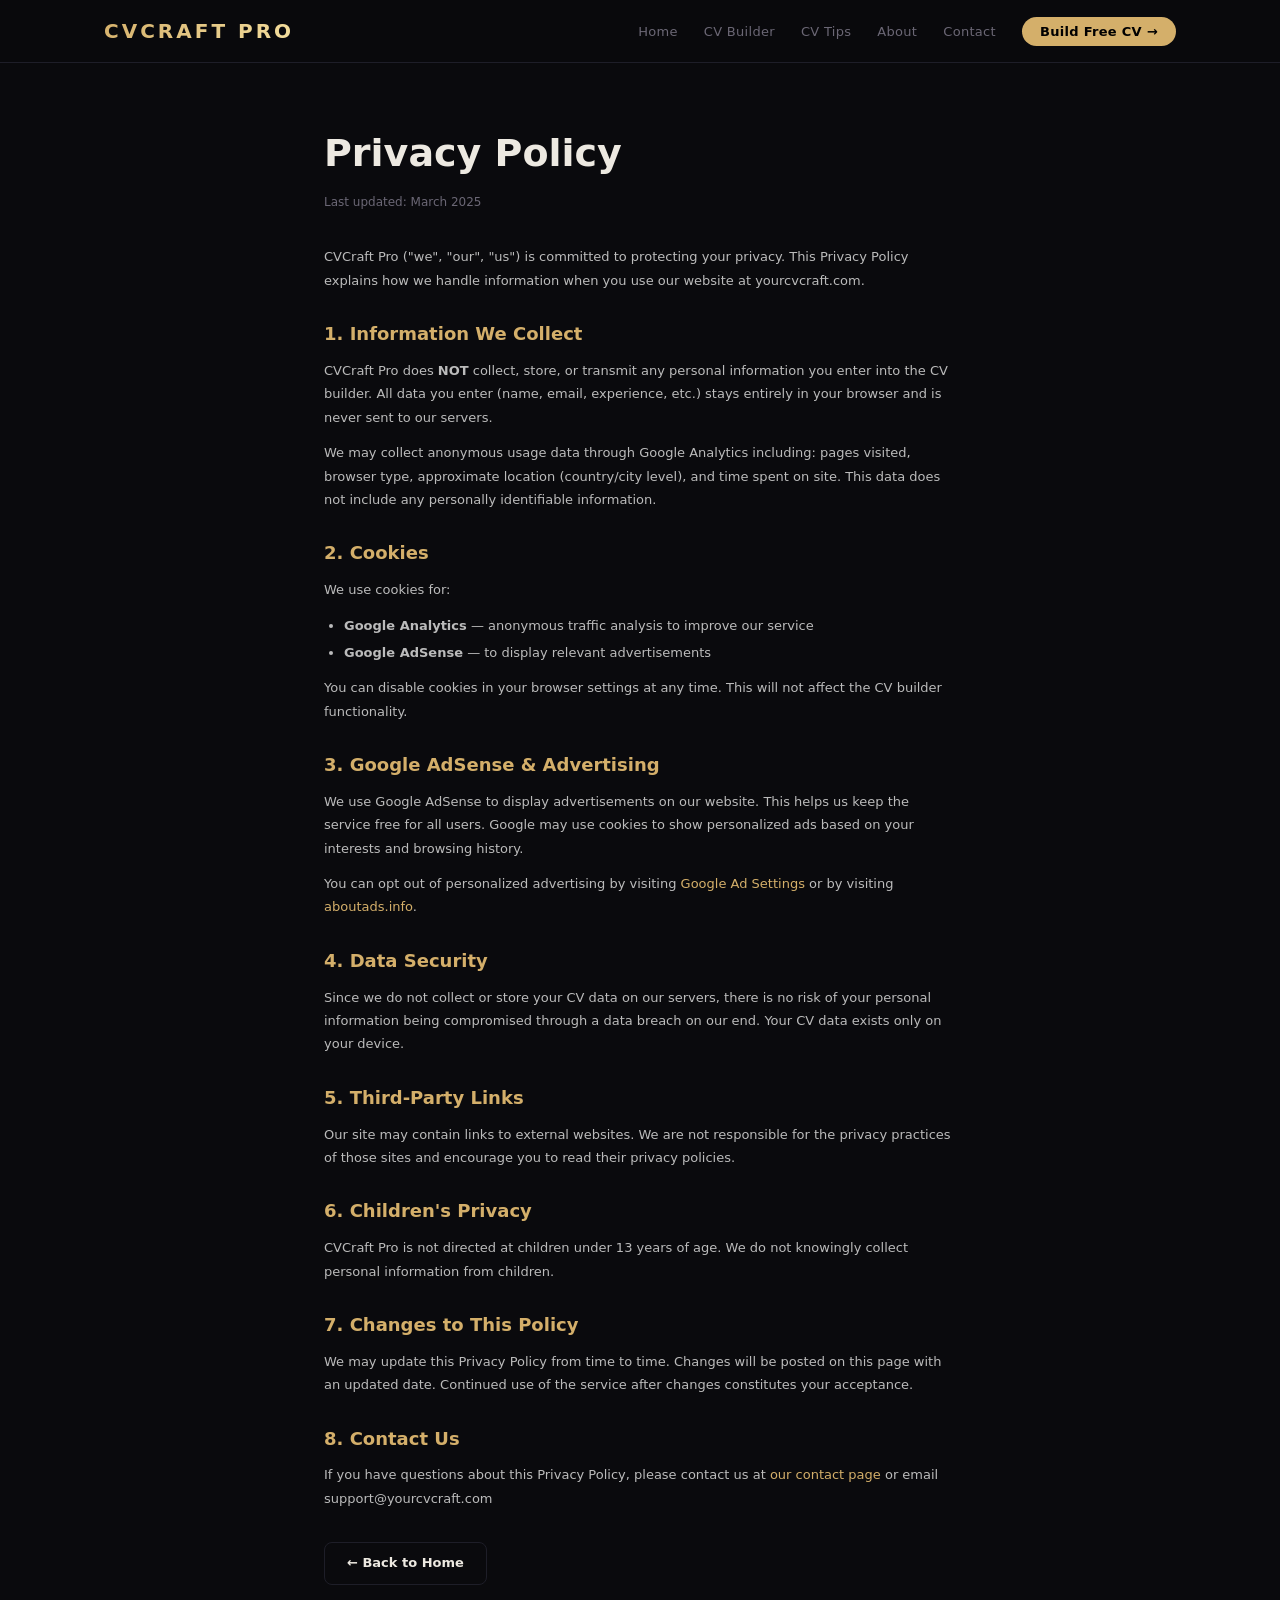
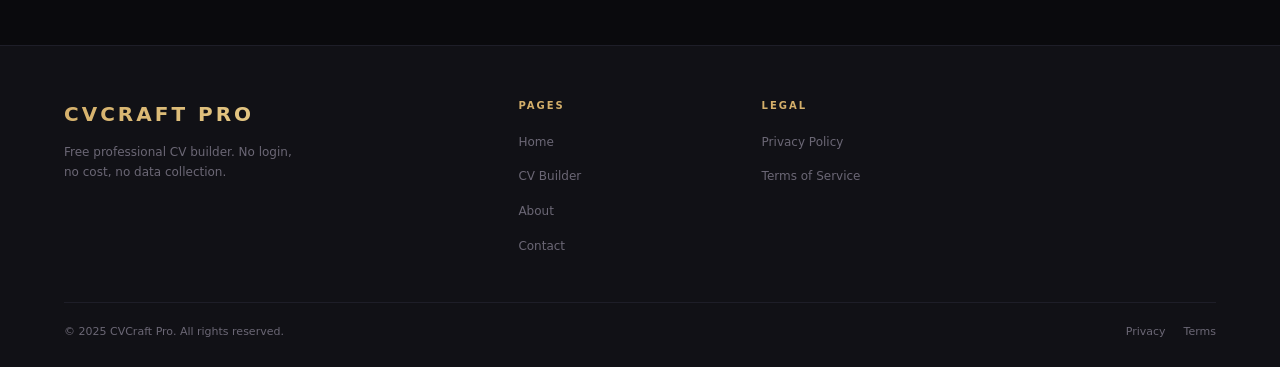
<file: privacy.html>
<!DOCTYPE html>
<html lang="en">
<head>
<meta charset="UTF-8">
<meta name="viewport" content="width=device-width, initial-scale=1.0">
<title>Privacy Policy — CVCraft Pro</title>
<meta name="description" content="CVCraft Pro Privacy Policy. We don't collect or store your personal data. Learn how we handle your information.">
<link rel="canonical" href="https://www.yourcvcraft.com/privacy.html">
<link rel="stylesheet" href="style.css">
</head>
<body>
<nav>
  <div class="nav-inner">
    <a href="index.html" class="nav-logo">CVCRAFT PRO</a>
    <ul class="nav-links">
      <li><a href="index.html">Home</a></li>
      <li><a href="builder.html">CV Builder</a></li>
      <li><a href="tips.html">CV Tips</a></li>
      <li><a href="about.html">About</a></li>
      <li><a href="contact.html">Contact</a></li>
      <li><a href="builder.html" class="nav-cta">Build Free CV →</a></li>
    </ul>
    <div class="hamburger" onclick="toggleMenu()"><span></span><span></span><span></span></div>
  </div>
  <div class="mob-menu" id="mob-menu">
    <a href="index.html">🏠 Home</a><a href="builder.html">📄 CV Builder</a><a href="about.html">ℹ️ About</a><a href="contact.html">✉️ Contact</a>
  </div>
</nav>
<div class="legal">
  <h1>Privacy Policy</h1>
  <p class="upd">Last updated: March 2025</p>
  <p>CVCraft Pro ("we", "our", "us") is committed to protecting your privacy. This Privacy Policy explains how we handle information when you use our website at yourcvcraft.com.</p>
  <h2>1. Information We Collect</h2>
  <p>CVCraft Pro does <strong>NOT</strong> collect, store, or transmit any personal information you enter into the CV builder. All data you enter (name, email, experience, etc.) stays entirely in your browser and is never sent to our servers.</p>
  <p>We may collect anonymous usage data through Google Analytics including: pages visited, browser type, approximate location (country/city level), and time spent on site. This data does not include any personally identifiable information.</p>
  <h2>2. Cookies</h2>
  <p>We use cookies for:</p>
  <ul>
    <li><strong>Google Analytics</strong> — anonymous traffic analysis to improve our service</li>
    <li><strong>Google AdSense</strong> — to display relevant advertisements</li>
  </ul>
  <p>You can disable cookies in your browser settings at any time. This will not affect the CV builder functionality.</p>
  <h2>3. Google AdSense & Advertising</h2>
  <p>We use Google AdSense to display advertisements on our website. This helps us keep the service free for all users. Google may use cookies to show personalized ads based on your interests and browsing history.</p>
  <p>You can opt out of personalized advertising by visiting <a href="https://www.google.com/settings/ads" target="_blank">Google Ad Settings</a> or by visiting <a href="https://www.aboutads.info" target="_blank">aboutads.info</a>.</p>
  <h2>4. Data Security</h2>
  <p>Since we do not collect or store your CV data on our servers, there is no risk of your personal information being compromised through a data breach on our end. Your CV data exists only on your device.</p>
  <h2>5. Third-Party Links</h2>
  <p>Our site may contain links to external websites. We are not responsible for the privacy practices of those sites and encourage you to read their privacy policies.</p>
  <h2>6. Children's Privacy</h2>
  <p>CVCraft Pro is not directed at children under 13 years of age. We do not knowingly collect personal information from children.</p>
  <h2>7. Changes to This Policy</h2>
  <p>We may update this Privacy Policy from time to time. Changes will be posted on this page with an updated date. Continued use of the service after changes constitutes your acceptance.</p>
  <h2>8. Contact Us</h2>
  <p>If you have questions about this Privacy Policy, please contact us at <a href="contact.html">our contact page</a> or email support@yourcvcraft.com</p>
  <div style="margin-top:32px;"><a href="index.html" class="btn btn-outline" style="font-size:13px;padding:10px 22px;">← Back to Home</a></div>
</div>
<footer>
  <div class="footer-grid">
    <div class="f-brand"><span class="f-logo">CVCRAFT PRO</span><p>Free professional CV builder. No login, no cost, no data collection.</p></div>
    <div class="f-col"><h4>Pages</h4><ul><li><a href="index.html">Home</a></li><li><a href="builder.html">CV Builder</a></li><li><a href="about.html">About</a></li><li><a href="contact.html">Contact</a></li></ul></div>
    <div class="f-col"><h4>Legal</h4><ul><li><a href="privacy.html">Privacy Policy</a></li><li><a href="terms.html">Terms of Service</a></li></ul></div>
    <div class="f-col"></div>
  </div>
  <div class="f-bottom"><p>© 2025 CVCraft Pro. All rights reserved.</p><div class="f-links"><a href="privacy.html">Privacy</a><a href="terms.html">Terms</a></div></div>
</footer>
<script src="nav-footer.js"></script>
</body>
</html>
</file>
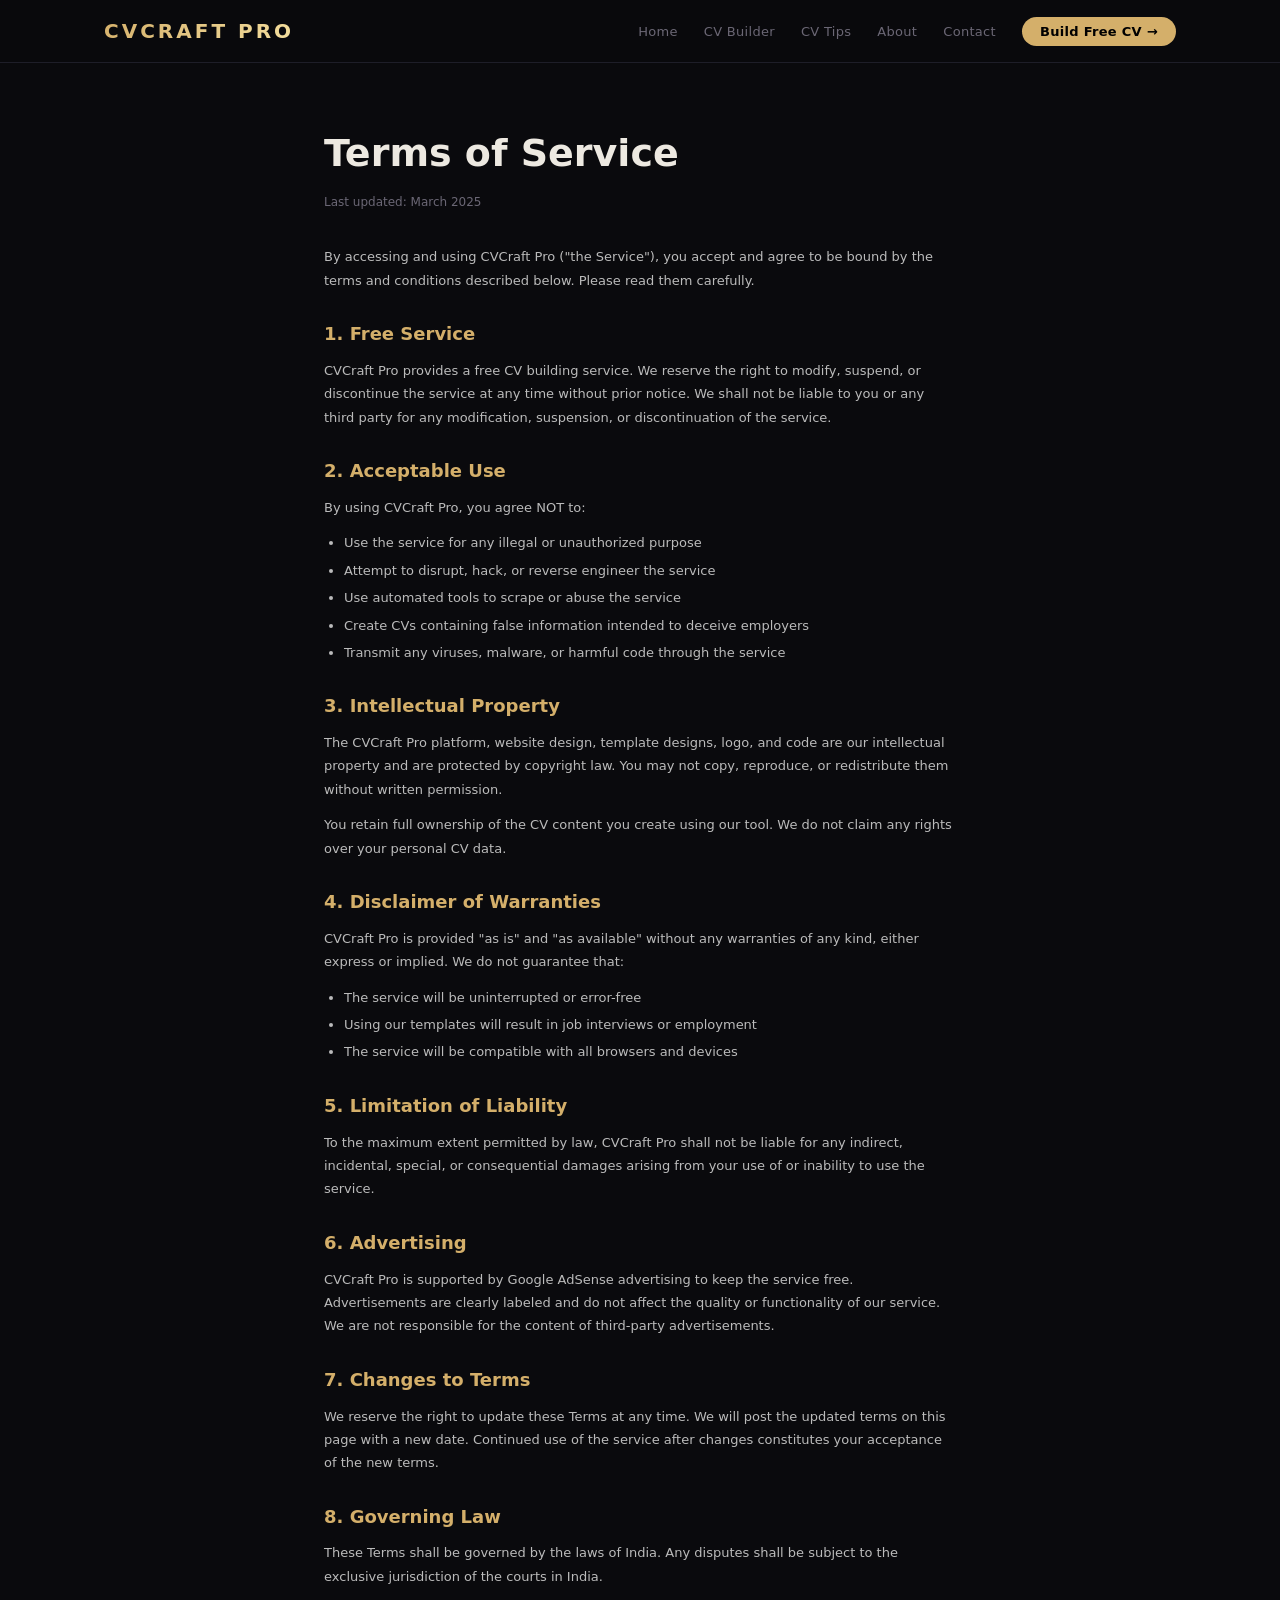
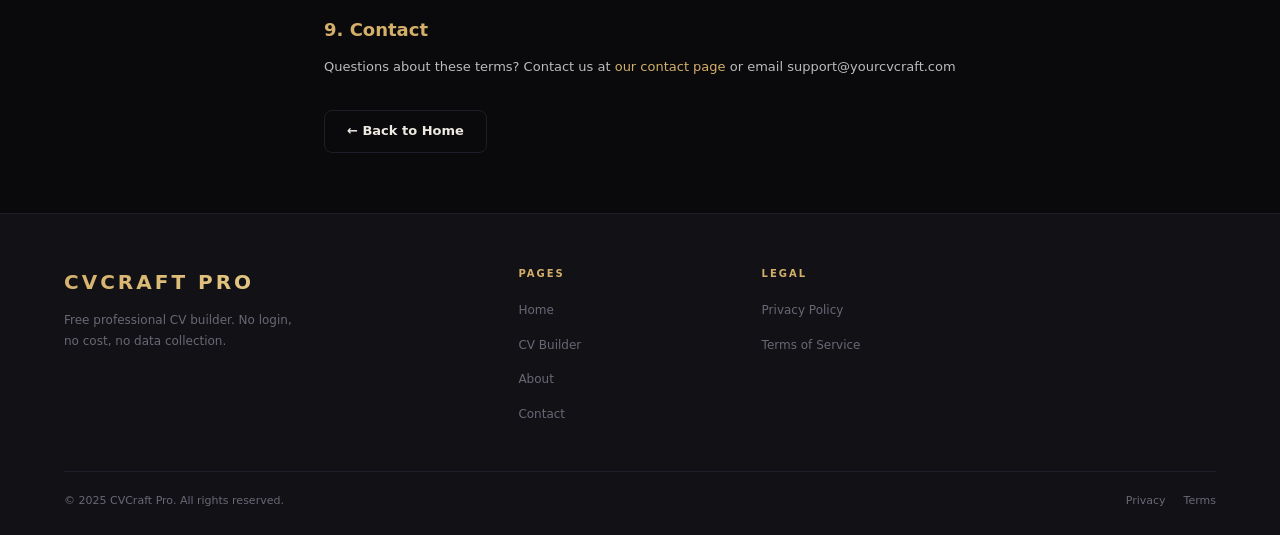
<file: terms.html>
<!DOCTYPE html>
<html lang="en">
<head>
<meta charset="UTF-8">
<meta name="viewport" content="width=device-width, initial-scale=1.0">
<title>Terms of Service — CVCraft Pro</title>
<meta name="description" content="CVCraft Pro Terms of Service. Read our terms and conditions for using the free CV builder tool.">
<link rel="canonical" href="https://www.yourcvcraft.com/terms.html">
<link rel="stylesheet" href="style.css">
</head>
<body>
<nav>
  <div class="nav-inner">
    <a href="index.html" class="nav-logo">CVCRAFT PRO</a>
    <ul class="nav-links">
      <li><a href="index.html">Home</a></li>
      <li><a href="builder.html">CV Builder</a></li>
      <li><a href="tips.html">CV Tips</a></li>
      <li><a href="about.html">About</a></li>
      <li><a href="contact.html">Contact</a></li>
      <li><a href="builder.html" class="nav-cta">Build Free CV →</a></li>
    </ul>
    <div class="hamburger" onclick="toggleMenu()"><span></span><span></span><span></span></div>
  </div>
  <div class="mob-menu" id="mob-menu">
    <a href="index.html">🏠 Home</a><a href="builder.html">📄 CV Builder</a><a href="about.html">ℹ️ About</a><a href="contact.html">✉️ Contact</a>
  </div>
</nav>
<div class="legal">
  <h1>Terms of Service</h1>
  <p class="upd">Last updated: March 2025</p>
  <p>By accessing and using CVCraft Pro ("the Service"), you accept and agree to be bound by the terms and conditions described below. Please read them carefully.</p>
  <h2>1. Free Service</h2>
  <p>CVCraft Pro provides a free CV building service. We reserve the right to modify, suspend, or discontinue the service at any time without prior notice. We shall not be liable to you or any third party for any modification, suspension, or discontinuation of the service.</p>
  <h2>2. Acceptable Use</h2>
  <p>By using CVCraft Pro, you agree NOT to:</p>
  <ul>
    <li>Use the service for any illegal or unauthorized purpose</li>
    <li>Attempt to disrupt, hack, or reverse engineer the service</li>
    <li>Use automated tools to scrape or abuse the service</li>
    <li>Create CVs containing false information intended to deceive employers</li>
    <li>Transmit any viruses, malware, or harmful code through the service</li>
  </ul>
  <h2>3. Intellectual Property</h2>
  <p>The CVCraft Pro platform, website design, template designs, logo, and code are our intellectual property and are protected by copyright law. You may not copy, reproduce, or redistribute them without written permission.</p>
  <p>You retain full ownership of the CV content you create using our tool. We do not claim any rights over your personal CV data.</p>
  <h2>4. Disclaimer of Warranties</h2>
  <p>CVCraft Pro is provided "as is" and "as available" without any warranties of any kind, either express or implied. We do not guarantee that:</p>
  <ul>
    <li>The service will be uninterrupted or error-free</li>
    <li>Using our templates will result in job interviews or employment</li>
    <li>The service will be compatible with all browsers and devices</li>
  </ul>
  <h2>5. Limitation of Liability</h2>
  <p>To the maximum extent permitted by law, CVCraft Pro shall not be liable for any indirect, incidental, special, or consequential damages arising from your use of or inability to use the service.</p>
  <h2>6. Advertising</h2>
  <p>CVCraft Pro is supported by Google AdSense advertising to keep the service free. Advertisements are clearly labeled and do not affect the quality or functionality of our service. We are not responsible for the content of third-party advertisements.</p>
  <h2>7. Changes to Terms</h2>
  <p>We reserve the right to update these Terms at any time. We will post the updated terms on this page with a new date. Continued use of the service after changes constitutes your acceptance of the new terms.</p>
  <h2>8. Governing Law</h2>
  <p>These Terms shall be governed by the laws of India. Any disputes shall be subject to the exclusive jurisdiction of the courts in India.</p>
  <h2>9. Contact</h2>
  <p>Questions about these terms? Contact us at <a href="contact.html">our contact page</a> or email support@yourcvcraft.com</p>
  <div style="margin-top:32px;"><a href="index.html" class="btn btn-outline" style="font-size:13px;padding:10px 22px;">← Back to Home</a></div>
</div>
<footer>
  <div class="footer-grid">
    <div class="f-brand"><span class="f-logo">CVCRAFT PRO</span><p>Free professional CV builder. No login, no cost, no data collection.</p></div>
    <div class="f-col"><h4>Pages</h4><ul><li><a href="index.html">Home</a></li><li><a href="builder.html">CV Builder</a></li><li><a href="about.html">About</a></li><li><a href="contact.html">Contact</a></li></ul></div>
    <div class="f-col"><h4>Legal</h4><ul><li><a href="privacy.html">Privacy Policy</a></li><li><a href="terms.html">Terms of Service</a></li></ul></div>
    <div class="f-col"></div>
  </div>
  <div class="f-bottom"><p>© 2025 CVCraft Pro. All rights reserved.</p><div class="f-links"><a href="privacy.html">Privacy</a><a href="terms.html">Terms</a></div></div>
</footer>
<script src="nav-footer.js"></script>
</body>
</html>
</file>
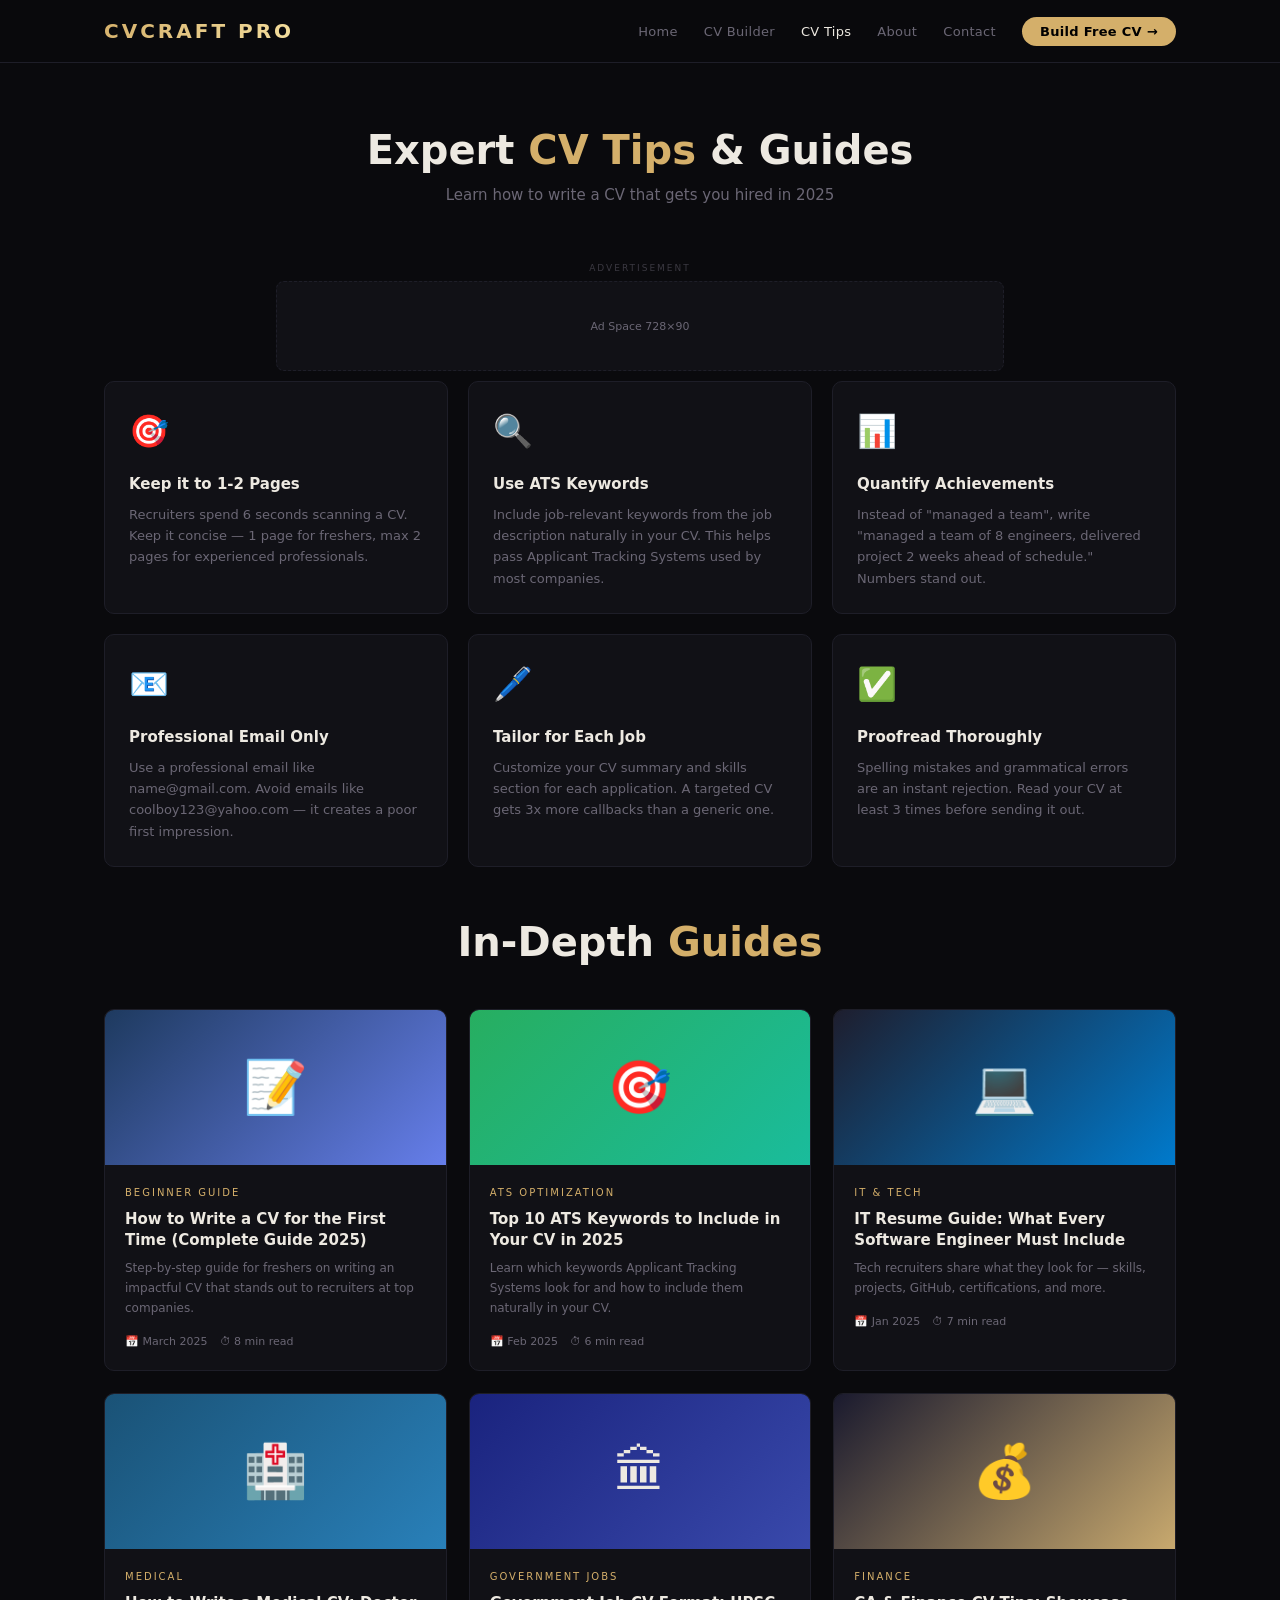
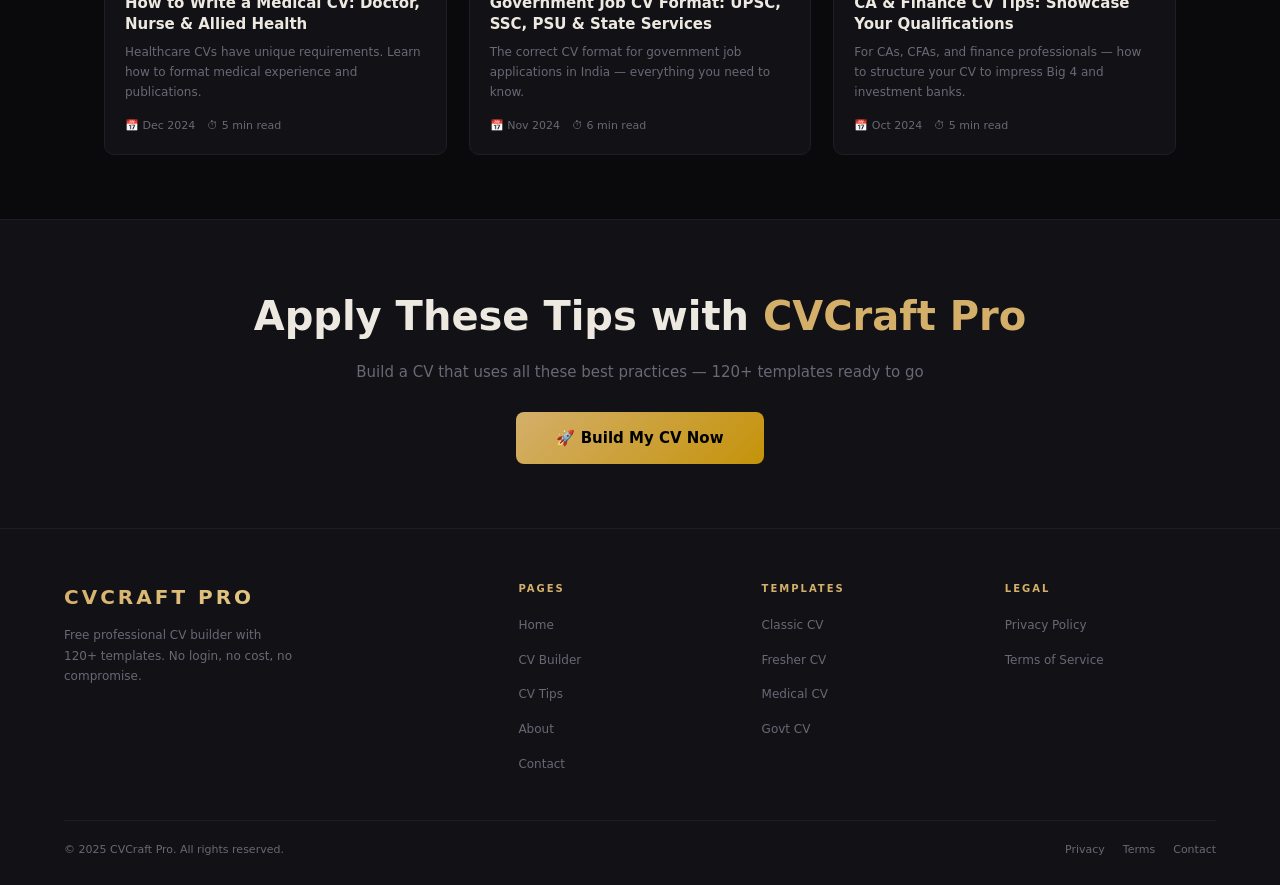
<file: tips.html>
<!DOCTYPE html>
<html lang="en">
<head>
<meta charset="UTF-8">
<meta name="viewport" content="width=device-width, initial-scale=1.0">
<title>CV Tips & Resume Writing Guide 2025 — CVCraft Pro</title>
<meta name="description" content="Expert CV writing tips, resume guides for freshers, IT professionals, doctors, government jobs. Learn how to write an ATS-friendly CV that gets you hired.">
<link rel="canonical" href="https://www.yourcvcraft.com/tips.html">
<link rel="stylesheet" href="style.css">
</head>
<body>

<nav>
  <div class="nav-inner">
    <a href="index.html" class="nav-logo">CVCRAFT PRO</a>
    <ul class="nav-links">
      <li><a href="index.html">Home</a></li>
      <li><a href="builder.html">CV Builder</a></li>
      <li><a href="tips.html">CV Tips</a></li>
      <li><a href="about.html">About</a></li>
      <li><a href="contact.html">Contact</a></li>
      <li><a href="builder.html" class="nav-cta">Build Free CV →</a></li>
    </ul>
    <div class="hamburger" onclick="toggleMenu()"><span></span><span></span><span></span></div>
  </div>
  <div class="mob-menu" id="mob-menu">
    <a href="index.html">🏠 Home</a>
    <a href="builder.html">📄 CV Builder</a>
    <a href="tips.html">💡 CV Tips</a>
    <a href="about.html">ℹ️ About</a>
    <a href="contact.html">✉️ Contact</a>
  </div>
</nav>

<div class="section">
  <div class="container">
    <div class="sec-title">
      <h2>Expert <span>CV Tips</span> & Guides</h2>
      <p>Learn how to write a CV that gets you hired in 2025</p>
    </div>

    <!-- AD -->
    <div class="ad-wrap"><div class="ad-label">Advertisement</div><div class="ad-box ad-728">Ad Space 728×90</div></div>

    <!-- Quick Tips -->
    <div class="grid-3" style="margin-bottom:52px;">
      <div class="card"><div class="card-icon">🎯</div><h3>Keep it to 1-2 Pages</h3><p>Recruiters spend 6 seconds scanning a CV. Keep it concise — 1 page for freshers, max 2 pages for experienced professionals.</p></div>
      <div class="card"><div class="card-icon">🔍</div><h3>Use ATS Keywords</h3><p>Include job-relevant keywords from the job description naturally in your CV. This helps pass Applicant Tracking Systems used by most companies.</p></div>
      <div class="card"><div class="card-icon">📊</div><h3>Quantify Achievements</h3><p>Instead of "managed a team", write "managed a team of 8 engineers, delivered project 2 weeks ahead of schedule." Numbers stand out.</p></div>
      <div class="card"><div class="card-icon">📧</div><h3>Professional Email Only</h3><p>Use a professional email like name@gmail.com. Avoid emails like coolboy123@yahoo.com — it creates a poor first impression.</p></div>
      <div class="card"><div class="card-icon">🖊️</div><h3>Tailor for Each Job</h3><p>Customize your CV summary and skills section for each application. A targeted CV gets 3x more callbacks than a generic one.</p></div>
      <div class="card"><div class="card-icon">✅</div><h3>Proofread Thoroughly</h3><p>Spelling mistakes and grammatical errors are an instant rejection. Read your CV at least 3 times before sending it out.</p></div>
    </div>

    <!-- Blog Articles -->
    <div class="sec-title">
      <h2>In-Depth <span>Guides</span></h2>
    </div>
    <div class="blog-grid">
      <div class="blog-card"><div class="blog-thumb" style="background:linear-gradient(135deg,#1e3a5f,#667eea);">📝</div><div class="blog-body"><div class="blog-cat">Beginner Guide</div><h3>How to Write a CV for the First Time (Complete Guide 2025)</h3><p>Step-by-step guide for freshers on writing an impactful CV that stands out to recruiters at top companies.</p><div class="blog-meta"><span>📅 March 2025</span><span>⏱ 8 min read</span></div></div></div>
      <div class="blog-card"><div class="blog-thumb" style="background:linear-gradient(135deg,#27ae60,#1abc9c);">🎯</div><div class="blog-body"><div class="blog-cat">ATS Optimization</div><h3>Top 10 ATS Keywords to Include in Your CV in 2025</h3><p>Learn which keywords Applicant Tracking Systems look for and how to include them naturally in your CV.</p><div class="blog-meta"><span>📅 Feb 2025</span><span>⏱ 6 min read</span></div></div></div>
      <div class="blog-card"><div class="blog-thumb" style="background:linear-gradient(135deg,#1e1e2e,#007acc);">💻</div><div class="blog-body"><div class="blog-cat">IT & Tech</div><h3>IT Resume Guide: What Every Software Engineer Must Include</h3><p>Tech recruiters share what they look for — skills, projects, GitHub, certifications, and more.</p><div class="blog-meta"><span>📅 Jan 2025</span><span>⏱ 7 min read</span></div></div></div>
      <div class="blog-card"><div class="blog-thumb" style="background:linear-gradient(135deg,#1a5276,#2980b9);">🏥</div><div class="blog-body"><div class="blog-cat">Medical</div><h3>How to Write a Medical CV: Doctor, Nurse & Allied Health</h3><p>Healthcare CVs have unique requirements. Learn how to format medical experience and publications.</p><div class="blog-meta"><span>📅 Dec 2024</span><span>⏱ 5 min read</span></div></div></div>
      <div class="blog-card"><div class="blog-thumb" style="background:linear-gradient(135deg,#1a237e,#3949ab);">🏛</div><div class="blog-body"><div class="blog-cat">Government Jobs</div><h3>Government Job CV Format: UPSC, SSC, PSU & State Services</h3><p>The correct CV format for government job applications in India — everything you need to know.</p><div class="blog-meta"><span>📅 Nov 2024</span><span>⏱ 6 min read</span></div></div></div>
      <div class="blog-card"><div class="blog-thumb" style="background:linear-gradient(135deg,#1a1a2e,#c8a96e);">💰</div><div class="blog-body"><div class="blog-cat">Finance</div><h3>CA & Finance CV Tips: Showcase Your Qualifications</h3><p>For CAs, CFAs, and finance professionals — how to structure your CV to impress Big 4 and investment banks.</p><div class="blog-meta"><span>📅 Oct 2024</span><span>⏱ 5 min read</span></div></div></div>
    </div>
  </div>
</div>

<!-- CTA -->
<div class="cta-band">
  <h2>Apply These Tips with <span>CVCraft Pro</span></h2>
  <p>Build a CV that uses all these best practices — 120+ templates ready to go</p>
  <a href="builder.html" class="btn btn-gold" style="font-size:15px;padding:14px 40px;">🚀 Build My CV Now</a>
</div>

<footer>
  <div class="footer-grid">
    <div class="f-brand"><span class="f-logo">CVCRAFT PRO</span><p>Free professional CV builder with 120+ templates. No login, no cost, no compromise.</p></div>
    <div class="f-col"><h4>Pages</h4><ul><li><a href="index.html">Home</a></li><li><a href="builder.html">CV Builder</a></li><li><a href="tips.html">CV Tips</a></li><li><a href="about.html">About</a></li><li><a href="contact.html">Contact</a></li></ul></div>
    <div class="f-col"><h4>Templates</h4><ul><li><a href="builder.html">Classic CV</a></li><li><a href="builder.html">Fresher CV</a></li><li><a href="builder.html">Medical CV</a></li><li><a href="builder.html">Govt CV</a></li></ul></div>
    <div class="f-col"><h4>Legal</h4><ul><li><a href="privacy.html">Privacy Policy</a></li><li><a href="terms.html">Terms of Service</a></li></ul></div>
  </div>
  <div class="f-bottom"><p>© 2025 CVCraft Pro. All rights reserved.</p><div class="f-links"><a href="privacy.html">Privacy</a><a href="terms.html">Terms</a><a href="contact.html">Contact</a></div></div>
</footer>

<script src="nav-footer.js"></script>
</body>
</html>
</file>
<file: style.css>
:root{
  --gold:#d4af6a;--gold2:#f5e0a0;--dark:#0a0a0d;--dark2:#111116;
  --dark3:#1a1a22;--border:#1e1e28;--text:#ede9e1;--muted:#6b6775;
  --blue:#1e3a5f;--green:#27ae60;--r:10px;
}
*{margin:0;padding:0;box-sizing:border-box;}
html{scroll-behavior:smooth;}
body{font-family:system-ui,-apple-system,Arial,sans-serif;background:var(--dark);color:var(--text);line-height:1.6;}
a{color:var(--gold);text-decoration:none;}
a:hover{opacity:.8;}
img{max-width:100%;display:block;}
::-webkit-scrollbar{width:5px}::-webkit-scrollbar-track{background:var(--dark)}::-webkit-scrollbar-thumb{background:#2a2a35;border-radius:3px}

/* NAV */
nav{background:rgba(10,10,13,.97);backdrop-filter:blur(12px);border-bottom:1px solid var(--border);position:sticky;top:0;z-index:999;}
.nav-inner{display:flex;align-items:center;justify-content:space-between;height:62px;max-width:1200px;margin:0 auto;padding:0 5%;}
.nav-logo{font-size:20px;font-weight:900;letter-spacing:3px;background:linear-gradient(135deg,var(--gold),var(--gold2));-webkit-background-clip:text;-webkit-text-fill-color:transparent;background-clip:text;}
.nav-links{display:flex;gap:26px;align-items:center;list-style:none;}
.nav-links a{color:var(--muted);font-size:13px;letter-spacing:.3px;transition:color .2s;}
.nav-links a:hover,.nav-links a.active{color:var(--text);}
.nav-cta{background:var(--gold)!important;color:#000!important;padding:7px 18px;border-radius:20px;font-weight:700;font-size:12px;letter-spacing:1px;}
.nav-cta:hover{background:var(--gold2)!important;opacity:1!important;}
.hamburger{display:none;flex-direction:column;gap:5px;cursor:pointer;padding:4px;}
.hamburger span{width:22px;height:2px;background:var(--text);border-radius:2px;transition:all .3s;}
.mob-menu{display:none;background:var(--dark2);border-bottom:1px solid var(--border);padding:14px 5%;}
.mob-menu a{display:block;padding:11px 0;color:var(--muted);font-size:14px;border-bottom:1px solid var(--border);}
.mob-menu a:last-child{border:none;}
.mob-menu a:hover{color:var(--text);}
.mob-menu.open{display:block;}

/* BUTTONS */
.btn{display:inline-flex;align-items:center;gap:8px;padding:13px 30px;border-radius:8px;font-size:14px;font-weight:700;cursor:pointer;font-family:inherit;border:none;transition:all .2s;}
.btn-gold{background:linear-gradient(135deg,var(--gold),#c4930a);color:#000;}
.btn-gold:hover{transform:translateY(-2px);box-shadow:0 8px 30px rgba(212,175,106,.3);color:#000;}
.btn-outline{background:none;border:1px solid var(--border);color:var(--text);}
.btn-outline:hover{border-color:var(--gold);color:var(--gold);}
.btn-green{background:linear-gradient(135deg,#27ae60,#1a7a40);color:#fff;}
.btn-green:hover{box-shadow:0 6px 20px rgba(39,174,96,.3);}

/* SECTIONS */
.container{max-width:1200px;margin:0 auto;padding:0 5%;}
.section{padding:64px 0;}
.section-sm{padding:40px 0;}
.sec-title{text-align:center;margin-bottom:44px;}
.sec-title h2{font-size:clamp(24px,4vw,40px);font-weight:800;line-height:1.15;}
.sec-title h2 span{color:var(--gold);}
.sec-title p{color:var(--muted);font-size:15px;margin-top:10px;max-width:560px;margin-left:auto;margin-right:auto;}

/* HERO */
.hero{text-align:center;padding:88px 5% 64px;position:relative;overflow:hidden;}
.hero::before{content:'';position:absolute;inset:0;background:radial-gradient(ellipse at 50% 0%,rgba(212,175,106,.07) 0%,transparent 65%);pointer-events:none;}
.hero-badge{display:inline-block;background:rgba(212,175,106,.1);border:1px solid rgba(212,175,106,.3);color:var(--gold);font-size:11px;letter-spacing:2px;text-transform:uppercase;padding:5px 16px;border-radius:20px;margin-bottom:22px;}
.hero h1{font-size:clamp(32px,5.5vw,68px);font-weight:900;line-height:1.08;margin-bottom:20px;}
.hero h1 span{background:linear-gradient(135deg,var(--gold),var(--gold2));-webkit-background-clip:text;-webkit-text-fill-color:transparent;background-clip:text;}
.hero p{font-size:clamp(14px,2vw,18px);color:var(--muted);max-width:540px;margin:0 auto 34px;}
.hero-btns{display:flex;gap:12px;justify-content:center;flex-wrap:wrap;}
.hero-stats{display:flex;gap:44px;justify-content:center;margin-top:54px;flex-wrap:wrap;}
.stat-num{font-size:34px;font-weight:900;background:linear-gradient(135deg,var(--gold),var(--gold2));-webkit-background-clip:text;-webkit-text-fill-color:transparent;background-clip:text;}
.stat-label{font-size:11px;color:var(--muted);letter-spacing:1px;text-transform:uppercase;margin-top:4px;}

/* CARDS */
.grid-3{display:grid;grid-template-columns:repeat(auto-fit,minmax(260px,1fr));gap:20px;}
.grid-4{display:grid;grid-template-columns:repeat(auto-fill,minmax(220px,1fr));gap:18px;}
.card{background:var(--dark2);border:1px solid var(--border);border-radius:var(--r);padding:24px;transition:all .3s;}
.card:hover{border-color:rgba(212,175,106,.3);transform:translateY(-3px);}
.card-icon{font-size:32px;margin-bottom:14px;}
.card h3{font-size:15px;font-weight:700;margin-bottom:8px;}
.card p{font-size:13px;color:var(--muted);line-height:1.65;}

/* STEPS */
.steps-row{display:grid;grid-template-columns:repeat(auto-fit,minmax(180px,1fr));gap:16px;}
.step-card{background:var(--dark2);border:1px solid var(--border);border-radius:var(--r);padding:24px;text-align:center;position:relative;}
.step-num{width:38px;height:38px;background:linear-gradient(135deg,var(--gold),#c4930a);color:#000;border-radius:50%;display:flex;align-items:center;justify-content:center;font-weight:900;font-size:16px;margin:0 auto 14px;}
.step-card h3{font-size:14px;font-weight:700;margin-bottom:6px;}
.step-card p{font-size:12px;color:var(--muted);line-height:1.6;}

/* TEMPLATE PREVIEW CARDS */
.tprev-grid{display:grid;grid-template-columns:repeat(auto-fill,minmax(150px,1fr));gap:14px;}
.tprev{background:var(--dark3);border:1px solid var(--border);border-radius:8px;overflow:hidden;transition:all .25s;cursor:pointer;}
.tprev:hover{border-color:var(--gold);transform:translateY(-3px);}
.tprev-img{height:108px;display:flex;align-items:center;justify-content:center;font-size:36px;}
.tprev-name{padding:7px 10px;font-size:11px;font-weight:600;}
.tprev-desc{padding:0 10px 8px;font-size:9px;color:var(--muted);}

/* TESTIMONIALS */
.test-grid{display:grid;grid-template-columns:repeat(auto-fit,minmax(280px,1fr));gap:20px;}
.test-card{background:var(--dark2);border:1px solid var(--border);border-radius:var(--r);padding:22px;}
.stars{color:#f39c12;font-size:14px;margin-bottom:10px;}
.test-card p{font-size:13px;color:#ccc;line-height:1.7;margin-bottom:14px;font-style:italic;}
.author{display:flex;align-items:center;gap:10px;}
.avatar{width:36px;height:36px;border-radius:50%;background:linear-gradient(135deg,var(--gold),#c4930a);display:flex;align-items:center;justify-content:center;font-weight:900;color:#000;font-size:14px;flex-shrink:0;}
.author-name{font-size:13px;font-weight:600;}
.author-role{font-size:11px;color:var(--muted);}

/* FAQ */
.faq-list{display:flex;flex-direction:column;gap:10px;}
.faq-item{background:var(--dark2);border:1px solid var(--border);border-radius:var(--r);overflow:hidden;}
.faq-q{padding:16px 20px;font-size:14px;font-weight:600;cursor:pointer;display:flex;justify-content:space-between;align-items:center;transition:background .2s;user-select:none;}
.faq-q:hover{background:var(--dark3);}
.faq-icon{color:var(--gold);font-size:18px;transition:transform .3s;line-height:1;}
.faq-a{max-height:0;overflow:hidden;transition:max-height .35s ease,padding .35s ease;padding:0 20px;font-size:13px;color:var(--muted);line-height:1.7;}
.faq-item.open .faq-a{max-height:200px;padding:0 20px 16px;}
.faq-item.open .faq-icon{transform:rotate(45deg);}

/* AD SLOTS */
.ad-wrap{text-align:center;padding:10px 0;}
.ad-label{font-size:9px;letter-spacing:2px;color:var(--muted);text-transform:uppercase;opacity:.5;margin-bottom:6px;}
.ad-box{background:var(--dark2);border:1px dashed var(--border);border-radius:8px;display:inline-flex;align-items:center;justify-content:center;color:var(--muted);font-size:11px;}
.ad-728{width:100%;max-width:728px;height:90px;}
.ad-300{width:300px;height:250px;}

/* BLOG CARDS */
.blog-grid{display:grid;grid-template-columns:repeat(auto-fill,minmax(300px,1fr));gap:22px;}
.blog-card{background:var(--dark2);border:1px solid var(--border);border-radius:var(--r);overflow:hidden;transition:all .3s;}
.blog-card:hover{border-color:rgba(212,175,106,.3);transform:translateY(-3px);}
.blog-thumb{height:155px;display:flex;align-items:center;justify-content:center;font-size:52px;}
.blog-body{padding:20px;}
.blog-cat{font-size:10px;letter-spacing:2px;text-transform:uppercase;color:var(--gold);margin-bottom:8px;}
.blog-card h3{font-size:15px;font-weight:700;margin-bottom:8px;line-height:1.4;}
.blog-card p{font-size:12px;color:var(--muted);line-height:1.65;}
.blog-meta{display:flex;gap:12px;margin-top:14px;font-size:11px;color:var(--muted);}

/* CONTACT */
.contact-grid{display:grid;grid-template-columns:1fr 1.2fr;gap:36px;}
.contact-item{display:flex;gap:14px;align-items:flex-start;margin-bottom:24px;}
.c-icon{width:44px;height:44px;background:rgba(212,175,106,.08);border:1px solid rgba(212,175,106,.2);border-radius:8px;display:flex;align-items:center;justify-content:center;font-size:18px;flex-shrink:0;}
.c-icon-text h4{font-size:13px;font-weight:600;margin-bottom:3px;}
.c-icon-text p{font-size:12px;color:var(--muted);}
.form-box{background:var(--dark2);border:1px solid var(--border);border-radius:var(--r);padding:30px;}
.form-box h3{font-size:18px;font-weight:700;margin-bottom:22px;}
.fg{margin-bottom:16px;}
.fg label{display:block;font-size:9px;letter-spacing:1px;text-transform:uppercase;color:var(--muted);margin-bottom:5px;}
.fg input,.fg textarea,.fg select{width:100%;background:var(--dark);border:1px solid var(--border);border-radius:6px;padding:10px 12px;color:var(--text);font-family:inherit;font-size:13px;outline:none;transition:border-color .2s;resize:vertical;}
.fg input:focus,.fg textarea:focus,.fg select:focus{border-color:var(--gold);}
.fg textarea{min-height:100px;}
.submit-btn{width:100%;background:linear-gradient(135deg,var(--gold),#c4930a);color:#000;border:none;padding:13px;border-radius:7px;font-size:14px;font-weight:700;cursor:pointer;font-family:inherit;transition:all .2s;}
.submit-btn:hover{box-shadow:0 6px 20px rgba(212,175,106,.3);}
.success-msg{display:none;text-align:center;padding:16px;background:rgba(39,174,96,.1);border:1px solid rgba(39,174,96,.3);border-radius:8px;color:#27ae60;font-size:13px;margin-top:12px;}

/* ABOUT */
.about-grid{display:grid;grid-template-columns:1fr 1fr;gap:22px;}
.about-card{background:var(--dark2);border:1px solid var(--border);border-radius:var(--r);padding:26px;}
.about-card h3{font-size:15px;font-weight:700;margin-bottom:10px;color:var(--gold);}
.about-card p{font-size:13px;color:var(--muted);line-height:1.75;}
.mission-band{background:var(--dark2);border-top:1px solid var(--border);border-bottom:1px solid var(--border);padding:56px 5%;text-align:center;margin:48px 0;}
.mission-band h2{font-size:clamp(22px,3vw,36px);font-weight:800;margin-bottom:14px;}
.mission-band p{font-size:15px;color:var(--muted);max-width:580px;margin:0 auto;line-height:1.8;}

/* LEGAL */
.legal{max-width:760px;margin:0 auto;padding:60px 5%;}
.legal h1{font-size:clamp(24px,3vw,38px);font-weight:800;margin-bottom:8px;}
.legal .upd{font-size:12px;color:var(--muted);margin-bottom:32px;}
.legal h2{font-size:18px;font-weight:700;margin:28px 0 10px;color:var(--gold);}
.legal p{font-size:13px;color:#bbb;line-height:1.8;margin-bottom:12px;}
.legal ul{padding-left:20px;margin-bottom:12px;}
.legal ul li{font-size:13px;color:#bbb;line-height:1.8;margin-bottom:4px;}

/* CTA BAND */
.cta-band{text-align:center;padding:64px 5%;background:var(--dark2);border-top:1px solid var(--border);}
.cta-band h2{font-size:clamp(22px,3.5vw,40px);font-weight:900;margin-bottom:12px;}
.cta-band h2 span{color:var(--gold);}
.cta-band p{color:var(--muted);margin-bottom:28px;font-size:15px;}

/* FOOTER */
footer{background:var(--dark2);border-top:1px solid var(--border);padding:52px 5% 26px;}
.footer-grid{display:grid;grid-template-columns:2fr 1fr 1fr 1fr;gap:32px;max-width:1200px;margin:0 auto;}
.f-logo{font-size:20px;font-weight:900;letter-spacing:3px;background:linear-gradient(135deg,var(--gold),var(--gold2));-webkit-background-clip:text;-webkit-text-fill-color:transparent;background-clip:text;display:block;margin-bottom:12px;}
.f-brand p{font-size:12px;color:var(--muted);line-height:1.7;max-width:230px;}
.f-col h4{font-size:10px;letter-spacing:2px;text-transform:uppercase;color:var(--gold);margin-bottom:14px;}
.f-col ul{list-style:none;}
.f-col ul li{margin-bottom:9px;}
.f-col ul li a{font-size:12px;color:var(--muted);transition:color .2s;}
.f-col ul li a:hover{color:var(--text);}
.f-bottom{border-top:1px solid var(--border);margin-top:36px;padding-top:20px;display:flex;justify-content:space-between;align-items:center;flex-wrap:wrap;gap:10px;max-width:1200px;margin-left:auto;margin-right:auto;}
.f-bottom p{font-size:11px;color:var(--muted);}
.f-links{display:flex;gap:18px;}
.f-links a{font-size:11px;color:var(--muted);}
.f-links a:hover{color:var(--text);}

/* RESPONSIVE */
@media(max-width:900px){
  .footer-grid{grid-template-columns:1fr 1fr;}
  .about-grid{grid-template-columns:1fr;}
  .contact-grid{grid-template-columns:1fr;}
}
@media(max-width:600px){
  .nav-links{display:none;}
  .hamburger{display:flex;}
  .hero{padding:52px 5% 40px;}
  .hero-stats{gap:22px;}
  .section{padding:44px 0;}
  .footer-grid{grid-template-columns:1fr;}
  .f-bottom{flex-direction:column;text-align:center;}
  .steps-row{grid-template-columns:1fr 1fr;}
  .tprev-grid{grid-template-columns:repeat(3,1fr);}
}
@media(max-width:380px){
  .tprev-grid{grid-template-columns:repeat(2,1fr);}
  .steps-row{grid-template-columns:1fr;}
}
</file>
